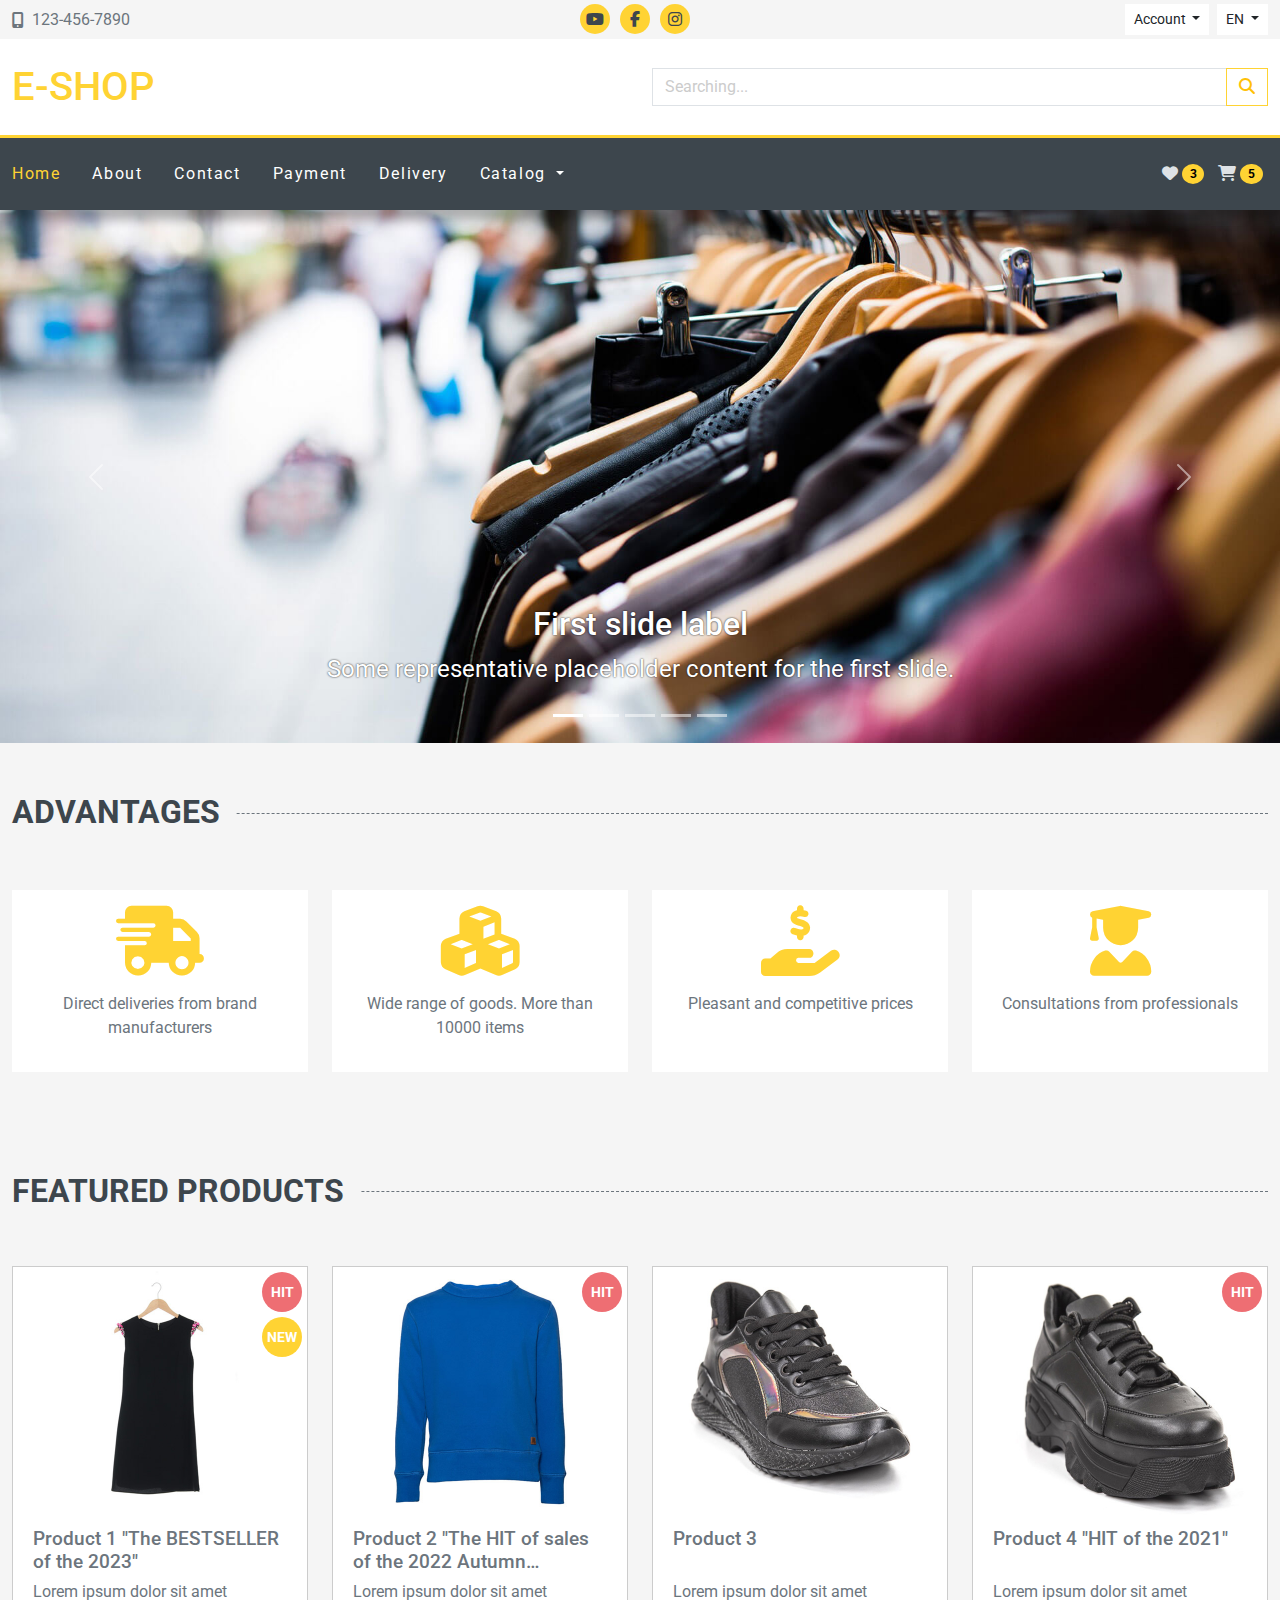
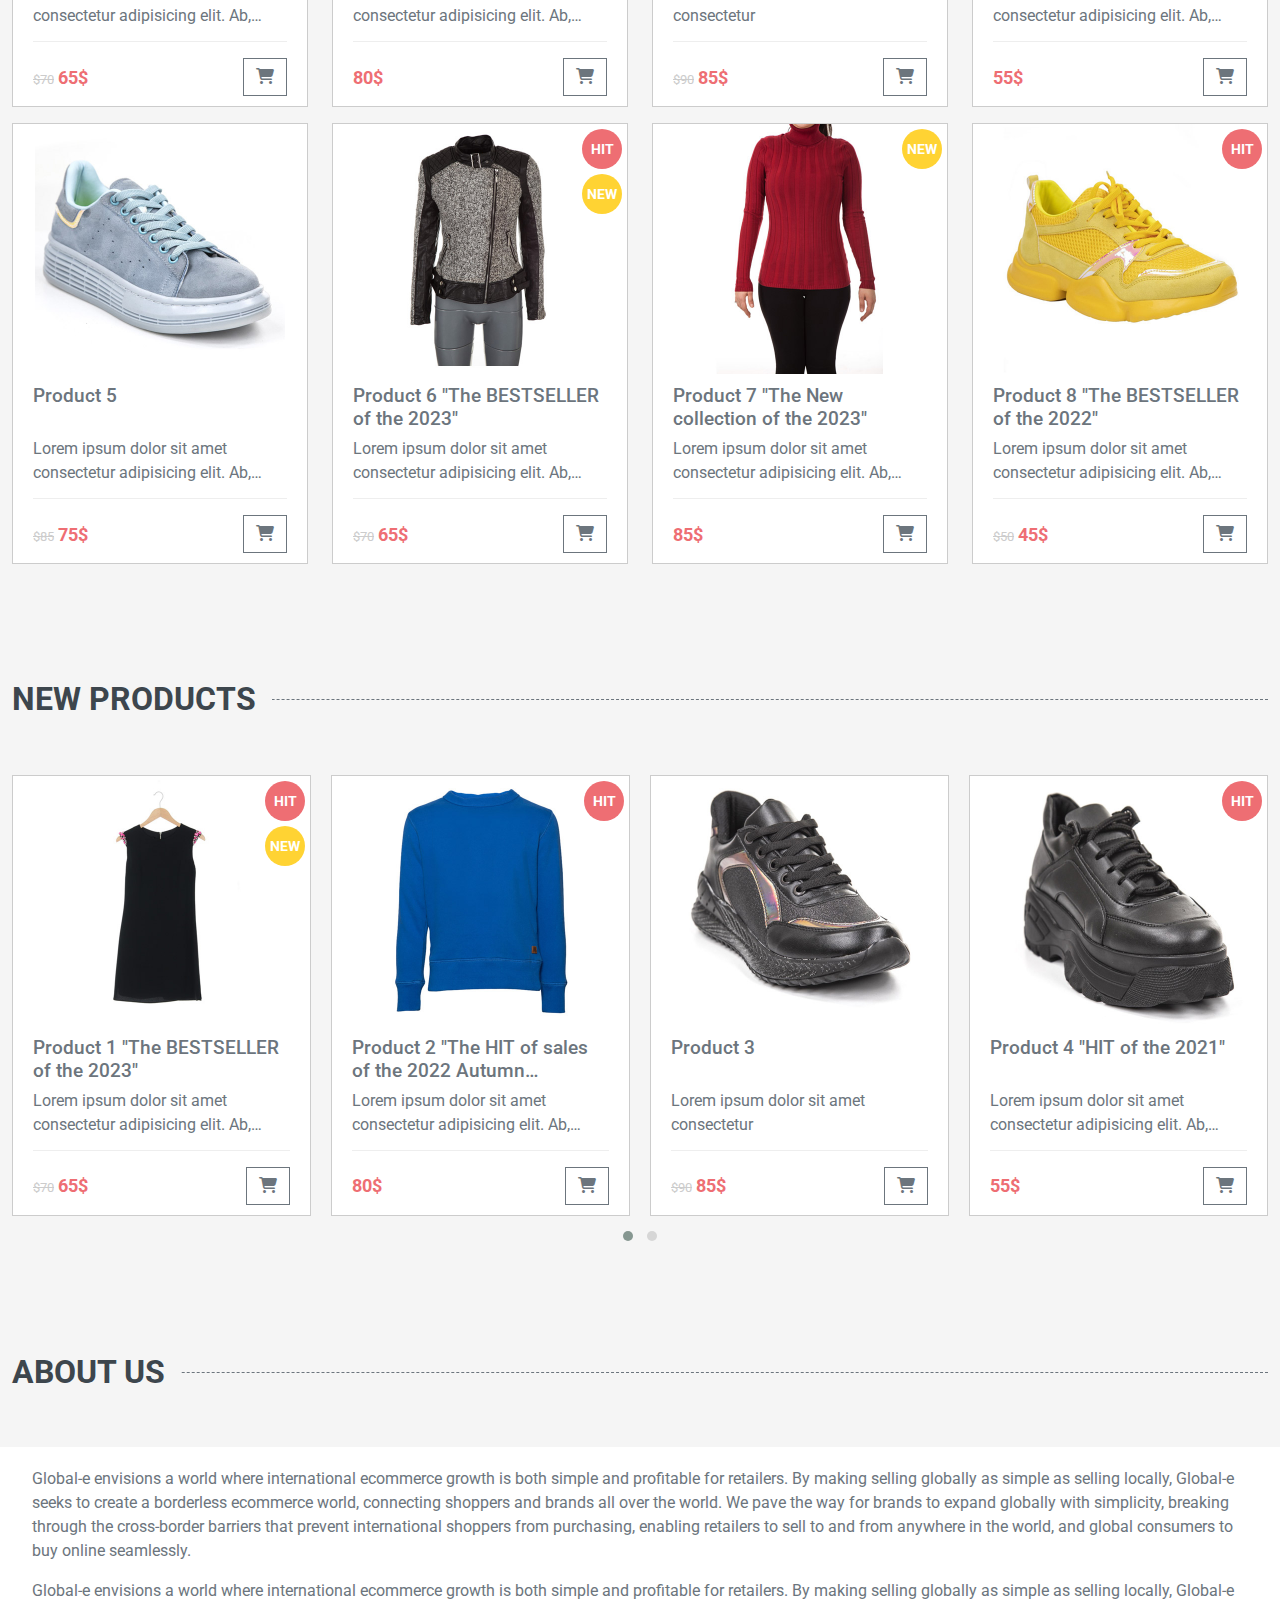
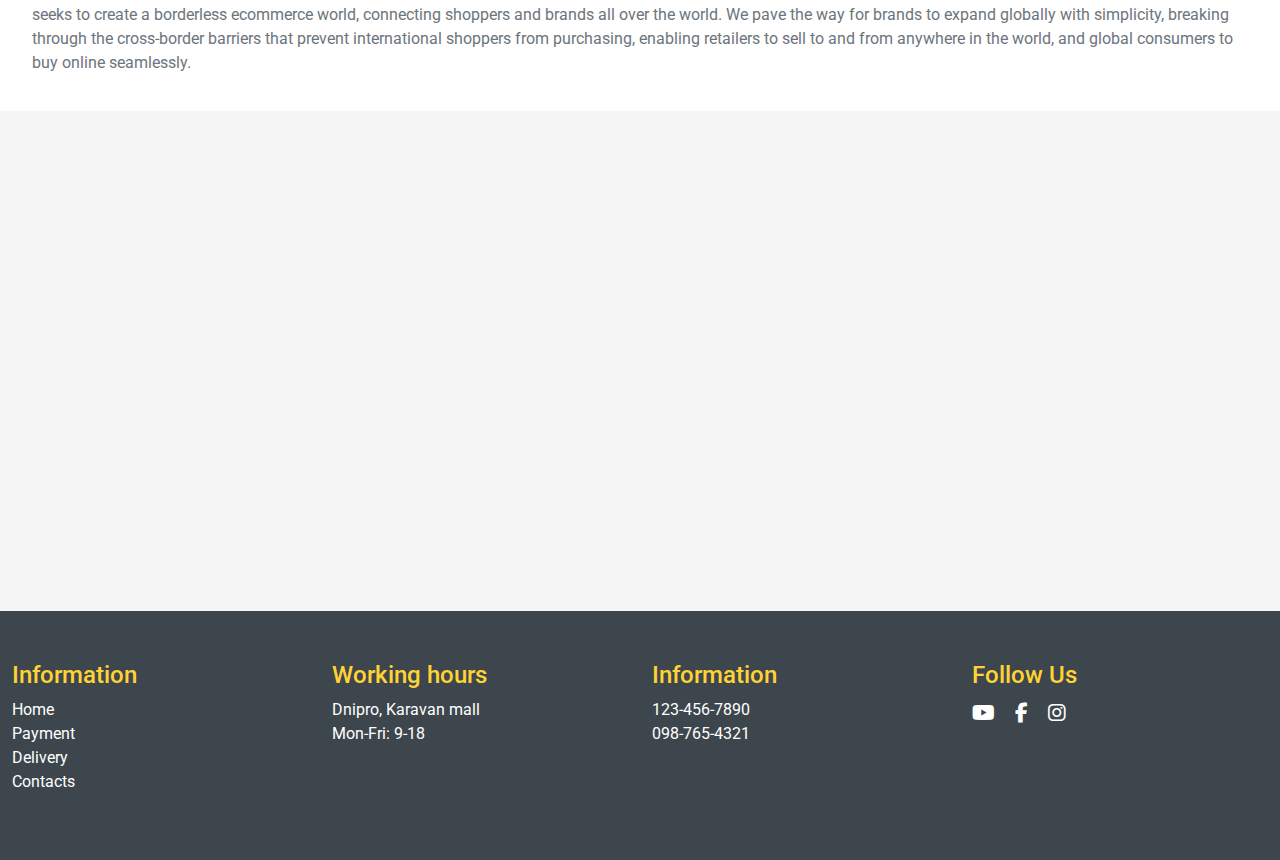
<file: index.html>
<!DOCTYPE html>
<html lang="en">
  <head>
    <meta charset="UTF-8" />
    <meta name="viewport" content="width=device-width, initial-scale=1.0" />
    <title>E-shop</title>
    <link rel="preconnect" href="https://fonts.googleapis.com" />
    <link rel="preconnect" href="https://fonts.gstatic.com" crossorigin />
    <link
      href="https://fonts.googleapis.com/css2?family=Roboto:wght@400;500;700&display=swap"
      rel="stylesheet"
    />
    <link
      rel="stylesheet"
      href="https://cdn.jsdelivr.net/npm/bootstrap@5.3.1/dist/css/bootstrap.min.css"
    />
    <link rel="stylesheet" href="https://cdnjs.cloudflare.com/ajax/libs/font-awesome/6.4.2/css/all.min.css">
    <link rel="stylesheet" href="https://cdnjs.cloudflare.com/ajax/libs/OwlCarousel2/2.3.4/assets/owl.carousel.min.css">
    <link rel="stylesheet" href="https://cdnjs.cloudflare.com/ajax/libs/OwlCarousel2/2.3.4/assets/owl.theme.default.min.css">
    <link rel="stylesheet" href="assets/css/main.css" />
    <link
      rel="shortcut icon"
      href="assets/img/favicon.ico"
      type="image/x-icon"
    />
  </head>
  <body>
    <div class="wrapper">
      <header class="header">
        <div class="header top py-1">
          <div class="container-fluid">
            <div class="row">
            <div class="col-6 col-sm-4">
            <div class="header-top-phone d-flex align-items-center h-100">
            <i class="fa-solid fa-mobile-screen-button fa-shake"></i>
            <a href="tel:+1234567890" class="ms-2">123-456-7890</a>
            </div>
            </div>
            <div class="col-sm-4 d-none d-sm-block">
              <ul class="social-icons d-flex justify-content-center">
                <li><a href="#"><i class="fa-brands fa-youtube fa-beat"></i></a></li>
                <li><a href="#"><i class="fa-brands fa-facebook-f fa-beat"></i></i></a></li>
                <li><a href="#"><i class="fa-brands fa-instagram fa-beat"></i></a></li>
              </ul>
            </div>
            <div class="col-6 col-sm-4">
              <div class="header-top-account d-flex justify-content-end">
              <div class="btn-group me-2">
                <div class="dropdown">
                  <button class="btn btn-sm dropdown-toggle" type="button" data-bs-toggle="dropdown" aria-expanded="false">
                    Account
                  </button>
                  <ul class="dropdown-menu">
                    <li><a class="dropdown-item" href="login.html">Sign in</a></li>
                    <li><a class="dropdown-item" href="register.html">Sign up</a></li>
                  </ul>
                </div>
              </div>
              <div class="btn-group">
                <div class="dropdown">
                  <button class="btn btn-sm dropdown-toggle" type="button" data-bs-toggle="dropdown" aria-expanded="false">
                    EN
                  </button>
                  <ul class="dropdown-menu">
                    <li><a class="dropdown-item" href="#">UA</a></li>
                    <li><a class="dropdown-item" href="#">DE</a></li>
                  </ul>
                </div>
              </div>
            </div>
          </div>
          </div>
          </div>
        </div>

        <div class="header-middle bg-white py-4">
          <div class="container-fluid">
            <div class="row align-items-center">
              <div class="col-sm-6">
                <a href="index.html" class="header-logo h1">E-shop</a>
              </div>
              


              <div class="col-sm-6 mt-2 mt-md-0">
                <form action="">
                  <div class="input-group">
                    <input type="text" class="form-control" name="search" placeholder="Searching..." aria-label="Searching..." aria-describedby="button-search">
                    <button class="btn btn-outline-warning" type="submit" id="button-search"><i class="fa-solid fa-magnifying-glass"></i></button>
                  </div>
                </form>
              </div>
            </div>
          </div>
        </div>
        <div class="offcanvas offcanvas-end" tabindex="-1" id="offcanvasCart" aria-labelledby="offcanvasCartLabel">
          <div class="offcanvas-header">
            <h5 class="offcanvas-title" id="offcanvasCartLabel">Offcanvas</h5>
            <button type="button" class="btn-close" data-bs-dismiss="offcanvas" aria-label="Close"></button>
          </div>
          <div class="offcanvas-body">
            <div class="table-responsive">
              <table class="table offcanvasCart-table">
                <tbody>
                  <tr>
                    <td class="product-img-td"><a href="#"><img src="assets/img/products/1.jpg" alt=""></a>
                    </td>
                    <td><a href="#">Product 1 "The BESTSELLER of the 2023"</a></td>
                    <td>$65</td>
                    <td>&times;1</td>
                    <td><button class="btn btn-danger"><i class="fa-regular fa-circle-xmark"></i></button></td>
                  </tr>
                  <tr>
                    <td class="product-img-td"><a href="#"><img src="assets/img/products/2.jpg" alt=""></a>
                    </td>
                    <td><a href="#">Product 1 "The BESTSELLER of the 2023"</a></td>
                    <td>$80</td>
                    <td>&times;2</td>
                    <td><button class="btn btn-danger"><i class="fa-regular fa-circle-xmark"></i></button></td>
                  </tr>
                  <tr>
                    <td class="product-img-td"><a href="#"><img src="assets/img/products/3.jpg" alt=""></a>
                    </td>
                    <td><a href="#">Product 1 "The BESTSELLER of the 2023"</a></td>
                    <td>$100</td>
                    <td>&times;1</td>
                    <td><button class="btn btn-danger"><i class="fa-regular fa-circle-xmark"></i></button></td>
                  </tr>
                </tbody>
                <tfoot>
                  <tr>
                    <td colspan="4" class="text-end">Total</td>
                    <td>$325</td>
                  </tr>
                </tfoot>
              </table>
            </div>
            <div class="text-end">
              <a href="cart.html" class="btn btn-outline-warning">Cart</a>
            <a href="checkout.html" class="btn btn-outline-secondary">Checkout</a>
            </div>
            
            <div class="dropdown mt-3">
              <button class="btn btn-warning dropdown-toggle" type="button" data-bs-toggle="dropdown">
                Dropdown button
              </button>
              <ul class="dropdown-menu">
                <li><a class="dropdown-item closecart" href="#footer" data-href="footer">Footer</a></li>
                <li><a class="dropdown-item closecart" href="#about" data-href="about">About</a></li>
                <li><a class="dropdown-item closecart" href="#map" data-href="map">Map</a></li>
              </ul>
            </div>
          </div>
        </div>
      </header>

      <div class="header-bottom sticky-top" id="header-nav">
        <nav class="navbar navbar-expand-md bg-dark" data-bs-theme="dark">
          <div class="container-fluid">
            <button class="navbar-toggler" type="button" data-bs-toggle="offcanvas" data-bs-target="#offcanvasNavbar" aria-controls="offcanvasNavbar" aria-expanded="false" aria-label="Toggle navigation">
              <span class="navbar-toggler-icon"></span>
            </button>
            <div class="offcanvas offcanvas-start" id="offcanvasNavbar" tabindex="-1" aria-labelledby="offcanvasNavbarLabel">
              <div class="offcanvas-header">
                <h5 class="offcanvas-title" id="offcanvasNavbarLabel">Catalog</h5>
                <button type="button" class="btn-close" data-bs-dismiss="offcanvas" aria-label="Close"></button>
              </div>
              <div class="offcanvas-body">
                <ul class="navbar-nav">
                <li class="nav-item">
                  <a class="nav-link active" aria-current="page" href="index.html">Home</a>
                </li>
                <li class="nav-item">
                  <a class="nav-link" href="#">About</a>
                </li>
                <li class="nav-item">
                  <a class="nav-link" href="#">Contact</a>
                </li>
                <li class="nav-item">
                  <a class="nav-link" href="#">Payment</a>
                </li>
                <li class="nav-item">
                  <a class="nav-link" href="#">Delivery</a>
                </li>
                <li class="nav-item dropdown">
                  <a class="nav-link dropdown-toggle" href="#" role="button" data-bs-toggle="dropdown" aria-expanded="false" data-bs-auto-close="outside">
                    Catalog
                  </a>
                
                  <ul class="dropdown-menu dropdown-menu-end">
                    <li><a class="dropdown-item" href="category.html">Shoes</a></li>
                    <li><a class="dropdown-item" href="category.html">Jeans</a></li>
                    <li><a class="dropdown-item" href="category.html">Swimwear</a></li>
                    <li><a class="dropdown-item" href="category.html">Jackets</a></li>
                    <li class="nav-item dropend"><a class="dropdown-item dropdown-toggle" href="#" data-bs-toggle="dropdown" data-bs-auto-close="outside">Sportswear</a>
                    <ul class="dropdown-menu dropdown-menu-end">
                      <li>
                        <a class="dropdown-item" href="category.html">Men's Sportwear</a>
                      </li>
                      <li>
                        <a class="dropdown-item" href="category.html">Women's Sportwear</a>
                      </li>
                      <li>
                        <a class="dropdown-item" href="category.html">Baby's Sportwear</a>
                      </li>
                    </ul>
                    </li>
                  </ul>
                </li>
              </ul>
            </div>
            </div>
            <div>
              <a href="#" class="btn p-1"><i class="fa-solid fa-heart"></i>
                <span class="badge text-bg-warning cart-badge bg-warning rounded-circle">3</span>
              </a>
              <button class="btn p-1" id="cart-open" type="button" data-bs-toggle="offcanvas" data-bs-target="#offcanvasCart" aria-controls="offcanvasCart"><i class="fa-solid fa-cart-shopping"></i>
                <span class="badge text-bg-warning cart-badge bg-warning rounded-circle">5</span></button>
            </div>
          </div>
        </nav>
      </div>


      <main class="main">
        
        <div id="carousel" class="carousel slide carousel-fade" data-bs-ride="carousel">
          <div class="carousel-indicators">
            <button type="button" data-bs-target="#carousel" data-bs-slide-to="0" class="active" aria-current="true" aria-label="Slide 1"></button>
            <button type="button" data-bs-target="#carousel" data-bs-slide-to="1" aria-label="Slide 2"></button>
            <button type="button" data-bs-target="#carousel" data-bs-slide-to="2" aria-label="Slide 3"></button>
            <button type="button" data-bs-target="#carousel" data-bs-slide-to="3" aria-label="Slide 4"></button>
            <button type="button" data-bs-target="#carousel" data-bs-slide-to="4" aria-label="Slide 5"></button>
          </div>
          <div class="carousel-inner">
            <div class="carousel-item active" data-bs-interval="3000">
              <img src="assets/img/1.jpg" class="d-block w-100" alt="...">
              <div class="carousel-caption">
                <h2>First slide label</h2>
                <p>Some representative placeholder content for the first slide.</p>
              </div>
            </div>
            <div class="carousel-item" data-bs-interval="3000">
              <img src="assets/img/2.jpg" class="d-block w-100" alt="...">
              <div class="carousel-caption">
                <h2>Second slide label</h2>
                <p>Some representative placeholder content for the second slide.</p>
              </div>
            </div>
            <div class="carousel-item" data-bs-interval="3000">
              <img src="assets/img/3.jpg" class="d-block w-100" alt="...">
              <div class="carousel-caption">
                <h2>Third slide label</h2>
                <p>Some representative placeholder content for the third slide.</p>
              </div>
            </div>
            <div class="carousel-item" data-bs-interval="3000">
              <img src="assets/img/4.jpg" class="d-block w-100" alt="...">
              <div class="carousel-caption">
                <h2>Fourth slide label</h2>
                <p>Some representative placeholder content for the third slide.</p>
              </div>
            </div>
            <div class="carousel-item" data-bs-interval="3000">
              <img src="assets/img/5.jpg" class="d-block w-100" alt="...">
              <div class="carousel-caption">
                <h2>Fifth slide label</h2>
                <p>Some representative placeholder content for the third slide.</p>
              </div>
            </div>
          </div>
          <button class="carousel-control-prev" type="button" data-bs-target="#carousel" data-bs-slide="prev">
            <span class="carousel-control-prev-icon" aria-hidden="true"></span>
            <span class="visually-hidden">Previous</span>
          </button>
          <button class="carousel-control-next" type="button" data-bs-target="#carousel" data-bs-slide="next">
            <span class="carousel-control-next-icon" aria-hidden="true"></span>
            <span class="visually-hidden">Next</span>
          </button>
        </div>

        <section class="advantages">
          <div class="container-fluid">
            <div class="row mb-5">
              <div class="col-12">
                <h2 class="section-title"><span>Advantages</span></h2>
              </div>
            </div>
            <div class="items">
              <div class="row gy-3">
                <div class="col-lg-3 col-sm-6">
                  <div class="item">
                    <p><i class="fas fa-shipping-fast"></i></p>
                    <p>Direct deliveries from brand manufacturers</p>
                  </div>
                </div>
                <div class="col-lg-3 col-sm-6">
                  <div class="item">
                    <p><i class="fas fa-cubes"></i></p>
                    <p>Wide range of goods. More than 10000 items</p>
                  </div>
                </div>
                <div class="col-lg-3 col-sm-6">
                  <div class="item">
                    <p><i class="fas fa-hand-holding-usd"></i></p>
                    <p>Pleasant and competitive prices</p>
                  </div>
                </div>
                <div class="col-lg-3 col-sm-6">
                  <div class="item">
                    <p><i class="fa-solid fa-user-graduate"></i></p>
                    <p>Consultations from professionals</p>
                  </div>
                </div>
              </div>
            </div>

          </div>
        </section>

        <section class="featured-products">
          <div class="container-fluid">
            <div class="row mb-5">
              <div class="col-12">
                <h2 class="section-title"><span>Featured products</span></h2>
              </div>
            </div>
          
          <div class="row">
            <div class="col-lg-3 col-md-4 col-sm-6 mb-3">
              <div class="product-card">
                <div class="product-card-offer">
                  <div class="offer-hit">Hit</div>
                  <div class="offer-new">New</div>
                </div>
                <div class="product-thumb">
                  <a href="product.html"><img src="assets/img/products/1.jpg" alt=""></a>
                </div>
                <div class="product-details">
                  <h4>
                    <a href="product.html">Product 1 "The BESTSELLER of the 2023"</a>
                  </h4>
                  <p class="product-excerpt">Lorem ipsum dolor sit amet consectetur adipisicing elit. Ab, consequatur!</p>
                  <div class="product-bottom-details d-flex justify-content-between align-items-center">
                    <div class="product-price">
                      <small>$70</small>
                      65$
                    </div>
                    <div class="product-links">
                      <a href="#" class="btn btn-outline-secondary add-to-cart"><i class="fas fa-shopping-cart"></i></a>
                    </div>
                  </div>
                </div>
              </div>
            </div>
            <div class="col-lg-3 col-md-4 col-sm-6 mb-3">
              <div class="product-card">
                <div class="product-card-offer">
                  <div class="offer-hit">Hit</div>
                  
                </div>
                <div class="product-thumb">
                  <a href="product.html"><img src="assets/img/products/2.jpg" alt=""></a>
                </div>
                <div class="product-details">
                  <h4>
                    <a href="product.html">Product 2 "The HIT of sales of the 2022 Autumn collection"</a>
                  </h4>
                  <p class="product-excerpt">Lorem ipsum dolor sit amet consectetur adipisicing elit. Ab, consequatur!</p>
                  <div class="product-bottom-details d-flex justify-content-between align-items-center">
                    <div class="product-price">
                      
                      80$
                    </div>
                    <div class="product-links">
                      <a href="#" class="btn btn-outline-secondary add-to-cart"><i class="fas fa-shopping-cart"></i></a>
                    </div>
                  </div>
                </div>
              </div>
            </div>
            <div class="col-lg-3 col-md-4 col-sm-6 mb-3">
              <div class="product-card">
                <div class="product-card-offer">
                  
                </div>
                <div class="product-thumb">
                  <a href="product.html"><img src="assets/img/products/3.jpg" alt=""></a>
                </div>
                <div class="product-details">
                  <h4>
                    <a href="product.html">Product 3</a>
                  </h4>
                  <p class="product-excerpt">Lorem ipsum dolor sit amet consectetur</p>
                  <div class="product-bottom-details d-flex justify-content-between align-items-center">
                    <div class="product-price">
                      <small>$90</small>
                      85$
                    </div>
                    <div class="product-links">
                      <a href="#" class="btn btn-outline-secondary add-to-cart"><i class="fas fa-shopping-cart"></i></a>
                    </div>
                  </div>
                </div>
              </div>
            </div>
            <div class="col-lg-3 col-md-4 col-sm-6 mb-3">
              <div class="product-card">
                <div class="product-card-offer">
                  <div class="offer-hit">Hit</div>
                  
                </div>
                <div class="product-thumb">
                  <a href="product.html"><img src="assets/img/products/4.jpg" alt=""></a>
                </div>
                <div class="product-details">
                  <h4>
                    <a href="product.html">Product 4 "HIT of the 2021"</a>
                  </h4>
                  <p class="product-excerpt">Lorem ipsum dolor sit amet consectetur adipisicing elit. Ab, consequatur!</p>
                  <div class="product-bottom-details d-flex justify-content-between align-items-center">
                    <div class="product-price">
                      
                      55$
                    </div>
                    <div class="product-links">
                      <a href="#" class="btn btn-outline-secondary add-to-cart"><i class="fas fa-shopping-cart"></i></a>
                    </div>
                  </div>
                </div>
              </div>
            </div>
            <div class="col-lg-3 col-md-4 col-sm-6 mb-3">
              <div class="product-card">
                <div class="product-card-offer">
                  
                </div>
                <div class="product-thumb">
                  <a href="product.html"><img src="assets/img/products/5.jpg" alt=""></a>
                </div>
                <div class="product-details">
                  <h4>
                    <a href="product.html">Product 5</a>
                  </h4>
                  <p class="product-excerpt">Lorem ipsum dolor sit amet consectetur adipisicing elit. Ab, consequatur!</p>
                  <div class="product-bottom-details d-flex justify-content-between align-items-center">
                    <div class="product-price">
                      <small>$85</small>
                      75$
                    </div>
                    <div class="product-links">
                      <a href="#" class="btn btn-outline-secondary add-to-cart"><i class="fas fa-shopping-cart"></i></a>
                    </div>
                  </div>
                </div>
              </div>
            </div>
            <div class="col-lg-3 col-md-4 col-sm-6 mb-3">
              <div class="product-card">
                <div class="product-card-offer">
                  <div class="offer-hit">Hit</div>
                  <div class="offer-new">New</div>
                </div>
                <div class="product-thumb">
                  <a href="product.html"><img src="assets/img/products/6.jpg" alt=""></a>
                </div>
                <div class="product-details">
                  <h4>
                    <a href="product.html">Product 6 "The BESTSELLER of the 2023"</a>
                  </h4>
                  <p class="product-excerpt">Lorem ipsum dolor sit amet consectetur adipisicing elit. Ab, consequatur!</p>
                  <div class="product-bottom-details d-flex justify-content-between align-items-center">
                    <div class="product-price">
                      <small>$70</small>
                      65$
                    </div>
                    <div class="product-links">
                      <a href="#" class="btn btn-outline-secondary add-to-cart"><i class="fas fa-shopping-cart"></i></a>
                    </div>
                  </div>
                </div>
              </div>
            </div>
            <div class="col-lg-3 col-md-4 col-sm-6 mb-3">
              <div class="product-card">
                <div class="product-card-offer">
                  
                  <div class="offer-new">New</div>
                </div>
                <div class="product-thumb">
                  <a href="product.html"><img src="assets/img/products/7.jpg" alt=""></a>
                </div>
                <div class="product-details">
                  <h4>
                    <a href="product.html">Product 7 "The New collection of the 2023"</a>
                  </h4>
                  <p class="product-excerpt">Lorem ipsum dolor sit amet consectetur adipisicing elit. Ab, consequatur!</p>
                  <div class="product-bottom-details d-flex justify-content-between align-items-center">
                    <div class="product-price">
                      
                      85$
                    </div>
                    <div class="product-links">
                      <a href="#" class="btn btn-outline-secondary add-to-cart"><i class="fas fa-shopping-cart"></i></a>
                    </div>
                  </div>
                </div>
              </div>
            </div>
            <div class="col-lg-3 col-md-4 col-sm-6 mb-3">
              <div class="product-card">
                <div class="product-card-offer">
                  <div class="offer-hit">Hit</div>
                  
                </div>
                <div class="product-thumb">
                  <a href="product.html"><img src="assets/img/products/8.jpg" alt=""></a>
                </div>
                <div class="product-details">
                  <h4>
                    <a href="product.html">Product 8 "The BESTSELLER of the 2022"</a>
                  </h4>
                  <p class="product-excerpt">Lorem ipsum dolor sit amet consectetur adipisicing elit. Ab, consequatur!</p>
                  <div class="product-bottom-details d-flex justify-content-between align-items-center">
                    <div class="product-price">
                      <small>$50</small>
                      45$
                    </div>
                    <div class="product-links">
                      <a href="#" class="btn btn-outline-secondary add-to-cart"><i class="fas fa-shopping-cart"></i></a>
                    </div>
                  </div>
                </div>
              </div>
            </div>
          </div>
        </div>
        </section>

        <section class="new-products">
          <div class="container-fluid">
          <div class="row mb-5">
            <div class="col-12">
              <h2 class="section-title"><span>New products</span></h2>
            </div>
          </div>

          <div class="owl-carousel owl-theme owl-carousel-full">
            <div class="product-card">
              <div class="product-card-offer">
                <div class="offer-hit">Hit</div>
                <div class="offer-new">New</div>
              </div>
              <div class="product-thumb">
                <a href="product.html"><img src="assets/img/products/1.jpg" alt=""></a>
              </div>
              <div class="product-details">
                <h4>
                  <a href="product.html">Product 1 "The BESTSELLER of the 2023"</a>
                </h4>
                <p class="product-excerpt">Lorem ipsum dolor sit amet consectetur adipisicing elit. Ab, consequatur!</p>
                <div class="product-bottom-details d-flex justify-content-between align-items-center">
                  <div class="product-price">
                    <small>$70</small>
                    65$
                  </div>
                  <div class="product-links">
                    <a href="#" class="btn btn-outline-secondary add-to-cart"><i class="fas fa-shopping-cart"></i></a>
                  </div>
                </div>
              </div>
            </div>

            <div class="product-card">
              <div class="product-card-offer">
                <div class="offer-hit">Hit</div>
                
              </div>
              <div class="product-thumb">
                <a href="product.html"><img src="assets/img/products/2.jpg" alt=""></a>
              </div>
              <div class="product-details">
                <h4>
                  <a href="product.html">Product 2 "The HIT of sales of the 2022 Autumn collection"</a>
                </h4>
                <p class="product-excerpt">Lorem ipsum dolor sit amet consectetur adipisicing elit. Ab, consequatur!</p>
                <div class="product-bottom-details d-flex justify-content-between align-items-center">
                  <div class="product-price">
                    
                    80$
                  </div>
                  <div class="product-links">
                    <a href="#" class="btn btn-outline-secondary add-to-cart"><i class="fas fa-shopping-cart"></i></a>
                  </div>
                </div>
              </div>
            </div>

            <div class="product-card">
              <div class="product-card-offer">
                
              </div>
              <div class="product-thumb">
                <a href="product.html"><img src="assets/img/products/3.jpg" alt=""></a>
              </div>
              <div class="product-details">
                <h4>
                  <a href="product.html">Product 3</a>
                </h4>
                <p class="product-excerpt">Lorem ipsum dolor sit amet consectetur</p>
                <div class="product-bottom-details d-flex justify-content-between align-items-center">
                  <div class="product-price">
                    <small>$90</small>
                    85$
                  </div>
                  <div class="product-links">
                    <a href="#" class="btn btn-outline-secondary add-to-cart"><i class="fas fa-shopping-cart"></i></a>
                  </div>
                </div>
              </div>
            </div>

            <div class="product-card">
              <div class="product-card-offer">
                <div class="offer-hit">Hit</div>
                
              </div>
              <div class="product-thumb">
                <a href="product.html"><img src="assets/img/products/4.jpg" alt=""></a>
              </div>
              <div class="product-details">
                <h4>
                  <a href="product.html">Product 4 "HIT of the 2021"</a>
                </h4>
                <p class="product-excerpt">Lorem ipsum dolor sit amet consectetur adipisicing elit. Ab, consequatur!</p>
                <div class="product-bottom-details d-flex justify-content-between align-items-center">
                  <div class="product-price">
                    
                    55$
                  </div>
                  <div class="product-links">
                    <a href="#" class="btn btn-outline-secondary add-to-cart"><i class="fas fa-shopping-cart"></i></a>
                  </div>
                </div>
              </div>
            </div>

            <div class="product-card">
              <div class="product-card-offer">
                
              </div>
              <div class="product-thumb">
                <a href="product.html"><img src="assets/img/products/5.jpg" alt=""></a>
              </div>
              <div class="product-details">
                <h4>
                  <a href="product.html">Product 5</a>
                </h4>
                <p class="product-excerpt">Lorem ipsum dolor sit amet consectetur adipisicing elit. Ab, consequatur!</p>
                <div class="product-bottom-details d-flex justify-content-between align-items-center">
                  <div class="product-price">
                    <small>$85</small>
                    75$
                  </div>
                  <div class="product-links">
                    <a href="#" class="btn btn-outline-secondary add-to-cart"><i class="fas fa-shopping-cart"></i></a>
                  </div>
                </div>
              </div>
            </div>

            <div class="product-card">
              <div class="product-card-offer">
                <div class="offer-hit">Hit</div>
                <div class="offer-new">New</div>
              </div>
              <div class="product-thumb">
                <a href="product.html"><img src="assets/img/products/6.jpg" alt=""></a>
              </div>
              <div class="product-details">
                <h4>
                  <a href="product.html">Product 6 "The BESTSELLER of the 2023"</a>
                </h4>
                <p class="product-excerpt">Lorem ipsum dolor sit amet consectetur adipisicing elit. Ab, consequatur!</p>
                <div class="product-bottom-details d-flex justify-content-between align-items-center">
                  <div class="product-price">
                    <small>$70</small>
                    65$
                  </div>
                  <div class="product-links">
                    <a href="#" class="btn btn-outline-secondary add-to-cart"><i class="fas fa-shopping-cart"></i></a>
                  </div>
                </div>
              </div>
            </div>

            <div class="product-card">
              <div class="product-card-offer">
                
                <div class="offer-new">New</div>
              </div>
              <div class="product-thumb">
                <a href="product.html"><img src="assets/img/products/7.jpg" alt=""></a>
              </div>
              <div class="product-details">
                <h4>
                  <a href="product.html">Product 7 "The New collection of the 2023"</a>
                </h4>
                <p class="product-excerpt">Lorem ipsum dolor sit amet consectetur adipisicing elit. Ab, consequatur!</p>
                <div class="product-bottom-details d-flex justify-content-between align-items-center">
                  <div class="product-price">
                    
                    85$
                  </div>
                  <div class="product-links">
                    <a href="#" class="btn btn-outline-secondary add-to-cart"><i class="fas fa-shopping-cart"></i></a>
                  </div>
                </div>
              </div>
            </div>

            <div class="product-card">
              <div class="product-card-offer">
                <div class="offer-hit">Hit</div>
                
              </div>
              <div class="product-thumb">
                <a href="product.html"><img src="assets/img/products/8.jpg" alt=""></a>
              </div>
              <div class="product-details">
                <h4>
                  <a href="product.html">Product 8 "The BESTSELLER of the 2022"</a>
                </h4>
                <p class="product-excerpt">Lorem ipsum dolor sit amet consectetur adipisicing elit. Ab, consequatur!</p>
                <div class="product-bottom-details d-flex justify-content-between align-items-center">
                  <div class="product-price">
                    <small>$50</small>
                    45$
                  </div>
                  <div class="product-links">
                    <a href="#" class="btn btn-outline-secondary add-to-cart"><i class="fas fa-shopping-cart"></i></a>
                  </div>
                </div>
              </div>
            </div>

          </div>
        </div>
        </section>

        <section class="about-us" id="about">
          <div class="container-fluid">
          <div class="row mb-5">
            <div class="col-12">
              <h2 class="section-title"><span>About Us</span></h2>
            </div>
          </div>
          <div class="row about-us-text">
            <div class="col-12">
              <p>Global-e envisions a world where international ecommerce growth is both simple and profitable for retailers. By making selling globally as simple as selling locally, Global-e seeks to create a borderless ecommerce world, connecting shoppers and brands all over the world.
                We pave the way for brands to expand globally with simplicity, breaking through the cross-border barriers that prevent international shoppers from purchasing, enabling retailers to sell to and from anywhere in the world, and global consumers to buy online seamlessly.</p>
                <p>Global-e envisions a world where international ecommerce growth is both simple and profitable for retailers. By making selling globally as simple as selling locally, Global-e seeks to create a borderless ecommerce world, connecting shoppers and brands all over the world.
                  We pave the way for brands to expand globally with simplicity, breaking through the cross-border barriers that prevent international shoppers from purchasing, enabling retailers to sell to and from anywhere in the world, and global consumers to buy online seamlessly.</p>
              </div>
          </div>
        </div>
        </section>

        <iframe id="map" src="https://www.google.com/maps/embed?pb=!1m18!1m12!1m3!1d21137.824917160826!2d35.03847009724106!3d48.528859939391864!2m3!1f0!2f0!3f0!3m2!1i1024!2i768!4f13.1!3m3!1m2!1s0x40d958c91fa3ff3b%3A0x8e5048ae7dd11059!2z0KLQoNCmINCa0LDRgNCw0LLQsNC9!5e0!3m2!1sru!2sua!4v1694150749318!5m2!1sru!2sua" width="100%" height="450" style="border:0; display: block;" allowfullscreen="" loading="lazy" referrerpolicy="no-referrer-when-downgrade"></iframe>



      </main>

      <footer class="footer" id="footer">
        <div class="container-fluid">
          <div class="row">
            <div class="col-md-3 col-6">
              <h4>Information</h4>
              <ul class="list-unstyled">
                <li><a href="index.html">Home</a></li>
                <li><a href="#">Payment</a></li>
                <li><a href="#">Delivery</a></li>
                <li><a href="#">Contacts</a></li>
              </ul>
            </div>
            <div class="col-md-3 col-6">
              <h4>Working hours</h4>
              <ul class="list-unstyled">
                <li>Dnipro, Karavan mall</li>
                <li>Mon-Fri: 9-18</li>
              </ul>
            </div>
            <div class="col-md-3 col-6">
              <h4>Information</h4>
              <ul class="list-unstyled">
                <li><a href="tel:1234567890">123-456-7890</a></li>
                <li><a href="tel:0987654321">098-765-4321</a></li>
              </ul>
            </div>
            <div class="col-md-3 col-6">
              <h4>Follow Us</h4>
              <ul class="list-unstyled footer-icons">
                <li><a href="#"><i class="fa-brands fa-youtube fa-beat"></i></a></li>
                <li><a href="#"><i class="fa-brands fa-facebook-f fa-beat"></i></i></a></li>
                <li><a href="#"><i class="fa-brands fa-instagram fa-beat"></i></a></li>
              </ul>
            </div>
          </div>
        </div>
      </footer>
    </div>

    <button id="top">
      <i class="fa-regular fa-square-caret-up fa-beat-fade"></i>
    </button>

    <script src="https://cdnjs.cloudflare.com/ajax/libs/jquery/3.7.1/jquery.min.js"></script>
    <script src="https://cdn.jsdelivr.net/npm/bootstrap@5.3.1/dist/js/bootstrap.bundle.min.js"></script>
    <script src="https://cdnjs.cloudflare.com/ajax/libs/OwlCarousel2/2.3.4/owl.carousel.min.js"></script>
    <script src="assets/js/main.js"></script>
  </body>
</html>
</file>
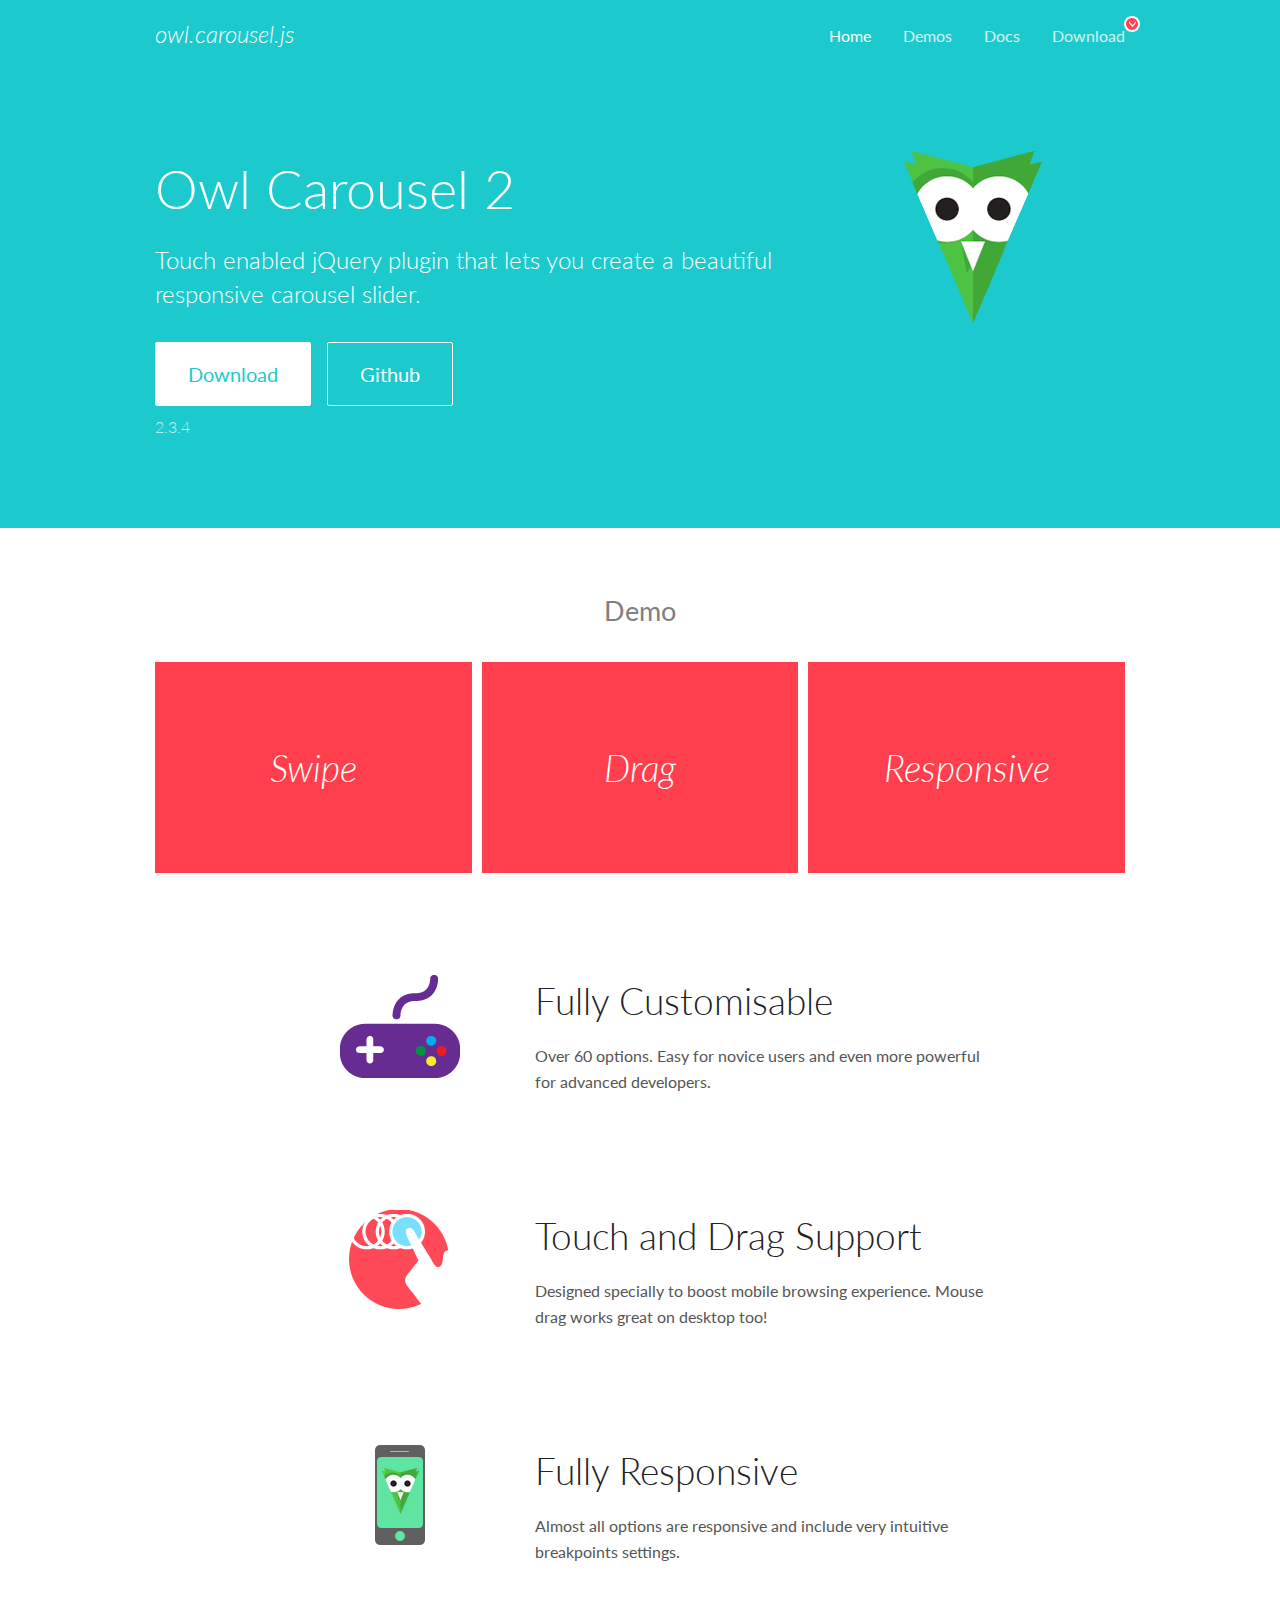
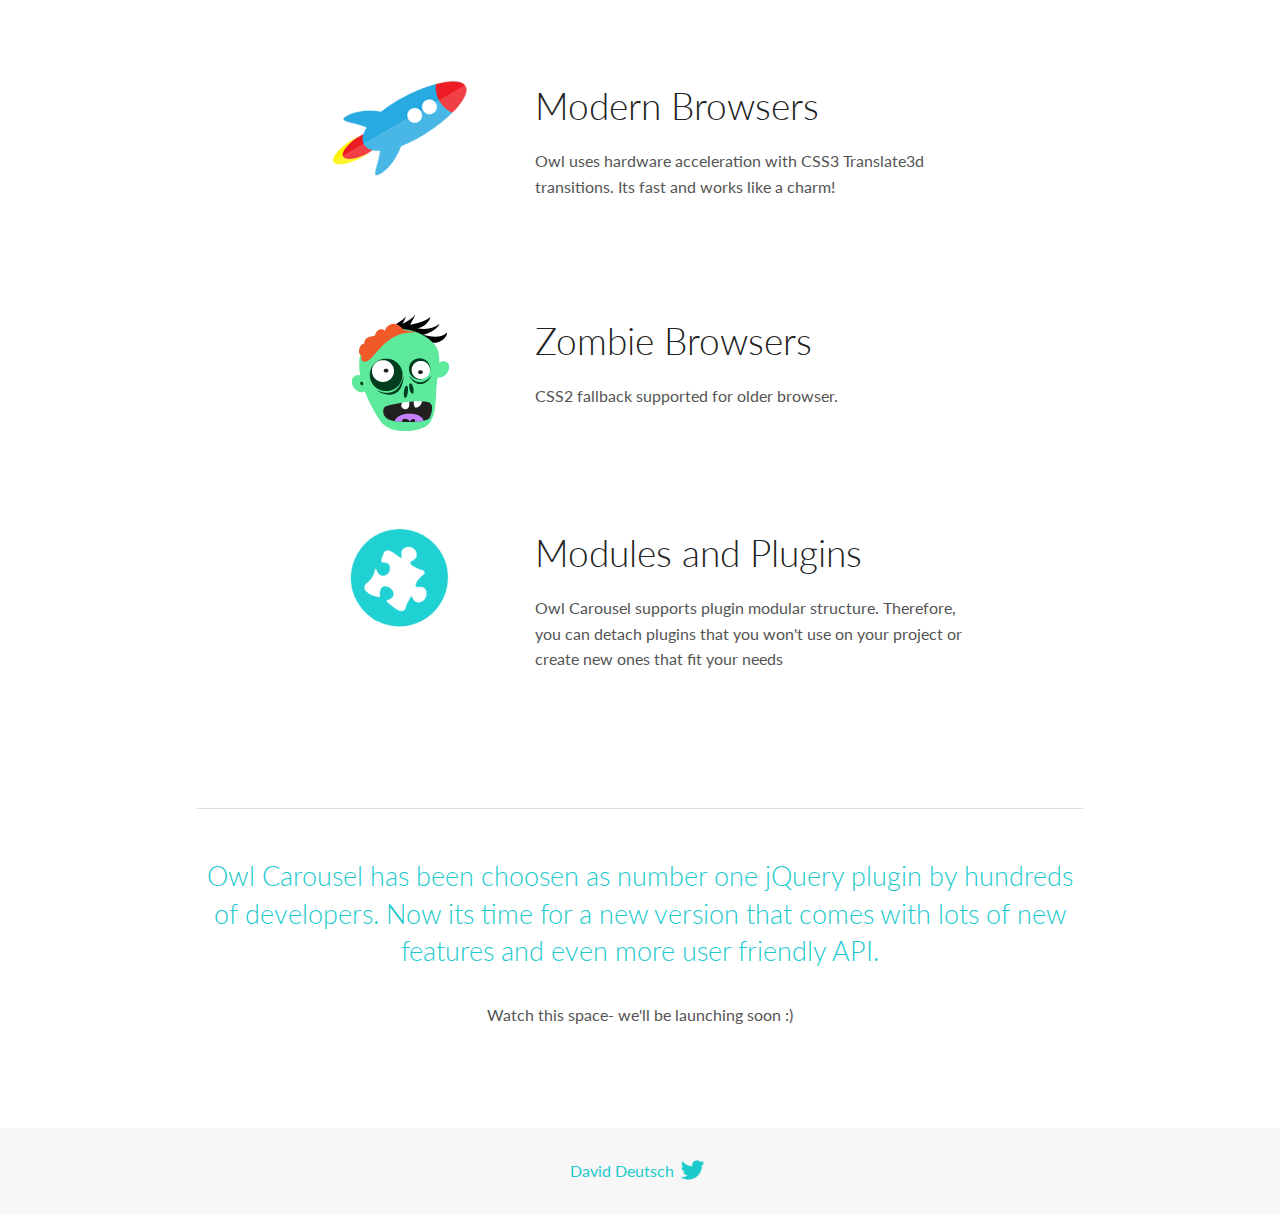
<file: assets/OwlCarousel2-2.3.4/docs/index.html>
<!DOCTYPE html>
<html lang="en">
  <head>

    <!-- head -->
    <meta charset="utf-8">
    <meta name="msapplication-tap-highlight" content="no" />
    <meta name="viewport" content="width=device-width, initial-scale=1.0" />
    <meta name="description" content="Touch enabled jQuery plugin that lets you create beautiful responsive carousel slider.">
    <meta name="author" content="David Deutsch">
    <title>
      Home | Owl Carousel | 2.3.4
    </title>

    <!-- Stylesheets -->
    <link href='https://fonts.googleapis.com/css?family=Lato:300,400,700,400italic,300italic' rel='stylesheet' type='text/css'>
    <link rel="stylesheet" href="assets/css/docs.theme.min.css">

    <!-- Owl Stylesheets -->
    <link rel="stylesheet" href="assets/owlcarousel/assets/owl.carousel.min.css">
    <link rel="stylesheet" href="assets/owlcarousel/assets/owl.theme.default.min.css">

    <!-- HTML5 shim and Respond.js IE8 support of HTML5 elements and media queries -->

    <!--[if lt IE 9]>
      <script src="https://oss.maxcdn.com/libs/html5shiv/3.7.0/html5shiv.js"></script>
      <script src="https://oss.maxcdn.com/libs/respond.js/1.3.0/respond.min.js"></script>
    <![endif]-->

    <!-- Favicons -->
    <link rel="apple-touch-icon-precomposed" sizes="144x144" href="assets/ico/apple-touch-icon-144-precomposed.png">
    <link rel="shortcut icon" href="assets/ico/favicon.png">
    <link rel="shortcut icon" href="favicon.ico">

    <!-- Yeah i know js should not be in header. Its required for demos.-->

    <!-- javascript -->
    <script src="assets/vendors/jquery.min.js"></script>
    <script src="assets/owlcarousel/owl.carousel.js"></script>
  </head>
  <body>

    <!-- header -->
    <header class="header">
      <div class="row">
        <div class="large-12 columns">
          <div class="brand left">
            <h3>
              <a href="/OwlCarousel2/">owl.carousel.js</a> 
            </h3>
          </div>
          <a id="toggle-nav" class="right">
            <span></span> <span></span> <span></span> 
          </a> 
          <div class="nav-bar">
            <ul class="clearfix">
              <li class="active">
                <a href="/OwlCarousel2/index.html">Home</a> 
              </li>
              <li> <a href="/OwlCarousel2/demos/demos.html">Demos</a>  </li>
              <li> <a href="/OwlCarousel2/docs/started-welcome.html">Docs</a>  </li>
              <li>
                <a href="https://github.com/OwlCarousel2/OwlCarousel2/archive/2.3.4.zip">Download</a> 
                <span class="download"></span> 
              </li>
            </ul>
          </div>
        </div>
      </div>
    </header>

    <!-- home panel -->
    <section id="hero">
      <div class="row">
        <div class="large-8 medium-8 columns">
          <h1>Owl Carousel 2</h1>
          <h4>Touch enabled jQuery plugin that lets you create a beautiful responsive carousel slider.</h4>
          <a href="https://github.com/OwlCarousel2/OwlCarousel2/archive/2.3.4.zip" class="hero-button">Download</a> 
          <a href="https://github.com/OwlCarousel2/OwlCarousel2" class="hero-button outline">Github</a> 
          <p>2.3.4</p>
        </div>
        <div class="large-4 medium-4 columns">
          <img class="owl-logo" src="assets/img/owl-logo.png" alt="mr. Owl">
        </div>
      </div>
    </section>

    <!-- body -->
    <div class="home-demo">
      <div class="row">
        <div class="large-12 columns">
          <h3>Demo</h3>
          <div class="owl-carousel">
            <div class="item">
              <h2>Swipe</h2>
            </div>
            <div class="item">
              <h2>Drag</h2>
            </div>
            <div class="item">
              <h2>Responsive</h2>
            </div>
            <div class="item">
              <h2>CSS3</h2>
            </div>
            <div class="item">
              <h2>Fast</h2>
            </div>
            <div class="item">
              <h2>Easy</h2>
            </div>
            <div class="item">
              <h2>Free</h2>
            </div>
            <div class="item">
              <h2>Upgradable</h2>
            </div>
            <div class="item">
              <h2>Tons of options</h2>
            </div>
            <div class="item">
              <h2>Infinity</h2>
            </div>
            <div class="item">
              <h2>Auto Width</h2>
            </div>
          </div>
        </div>
      </div>
    </div>
    <script>
      var owl = $('.owl-carousel');
      owl.owlCarousel({
        margin: 10,
        loop: true,
        responsive: {
          0: {
            items: 1
          },
          600: {
            items: 2
          },
          1000: {
            items: 3
          }
        }
      })
    </script>

    <!-- features -->
    <div id="features">
      <div class="row">
        <div class="small-12 medium-9 small-centered columns">
          <section class="row feature">
            <div class="medium-4 small-12 columns">
              <img src="assets/img/feature-options.png" alt="">
            </div>
            <div class="medium-8 small-12 columns">
              <h2>Fully Customisable</h2>
              <p>Over 60 options. Easy for novice users and even more powerful for advanced developers.</p>
            </div>
          </section>
          <section class="row feature">
            <div class="medium-4 small-12 columns">
              <img src="assets/img/feature-drag.png" alt="">
            </div>
            <div class="medium-8 small-12 columns">
              <h2>Touch and Drag Support</h2>
              <p>Designed specially to boost mobile browsing experience. Mouse drag works great on desktop too!</p>
            </div>
          </section>
          <section class="row feature">
            <div class="medium-4 small-12 columns">
              <img src="assets/img/feature-responsive.png" alt="">
            </div>
            <div class="medium-8 small-12 columns">
              <h2>Fully Responsive</h2>
              <p>Almost all options are responsive and include very intuitive breakpoints settings.</p>
            </div>
          </section>
          <section class="row feature">
            <div class="medium-4 small-12 columns">
              <img src="assets/img/feature-modern.png" alt="">
            </div>
            <div class="medium-8 small-12 columns">
              <h2>Modern Browsers</h2>
              <p>Owl uses hardware acceleration with CSS3 Translate3d transitions. Its fast and works like a charm! </p>
            </div>
          </section>
          <section class="row feature">
            <div class="medium-4 small-12 columns">
              <img src="assets/img/feature-zombie.png" alt="">
            </div>
            <div class="medium-8 small-12 columns">
              <h2>Zombie Browsers</h2>
              <p>CSS2 fallback supported for older browser.</p>
            </div>
          </section>
          <section class="row feature">
            <div class="medium-4 small-12 columns">
              <img src="assets/img/feature-module.png" alt="">
            </div>
            <div class="medium-8 small-12 columns">
              <h2>Modules and Plugins</h2>
              <p>Owl Carousel supports plugin modular structure. Therefore, you can detach plugins that you won&#x27;t use on your project or create new ones that fit your needs</p>
            </div>
          </section>
        </div>
      </div>
    </div>

    <!-- footer -->
    <section id="teaser-text">
      <div class="row">
        <div class="small-12 medium-11 small-centered columns">
          <hr>
          <h3 id="owl-carousel-has-been-choosen-as-number-one-jquery-plugin-by-hundreds-of-developers-now-its-time-for-a-new-version-that-comes-with-lots-of-new-features-and-even-more-user-friendly-api-">Owl Carousel has been choosen as number one jQuery plugin by hundreds of developers. Now its time for a new version that comes with lots of new features and even more user friendly API.</h3>
          <p>Watch this space- we&#39;ll be launching soon :)</p>
        </div>
      </div>
    </section>

    <!-- footer -->
    <footer class="footer">
      <div class="row">
        <div class="large-12 columns">
          <h5>
            <a href="/OwlCarousel2/docs/support-contact.html">David Deutsch</a> 
            <a id="custom-tweet-button" href="https://twitter.com/share?url=https://github.com/OwlCarousel2/OwlCarousel2&text=Owl Carousel - This is so awesome! " target="_blank"></a> 
          </h5>
        </div>
      </div>
    </footer>

    <!-- vendors -->
    <script src="assets/vendors/highlight.js"></script>
    <script src="assets/js/app.js"></script>
  </body>
</html>
</file>
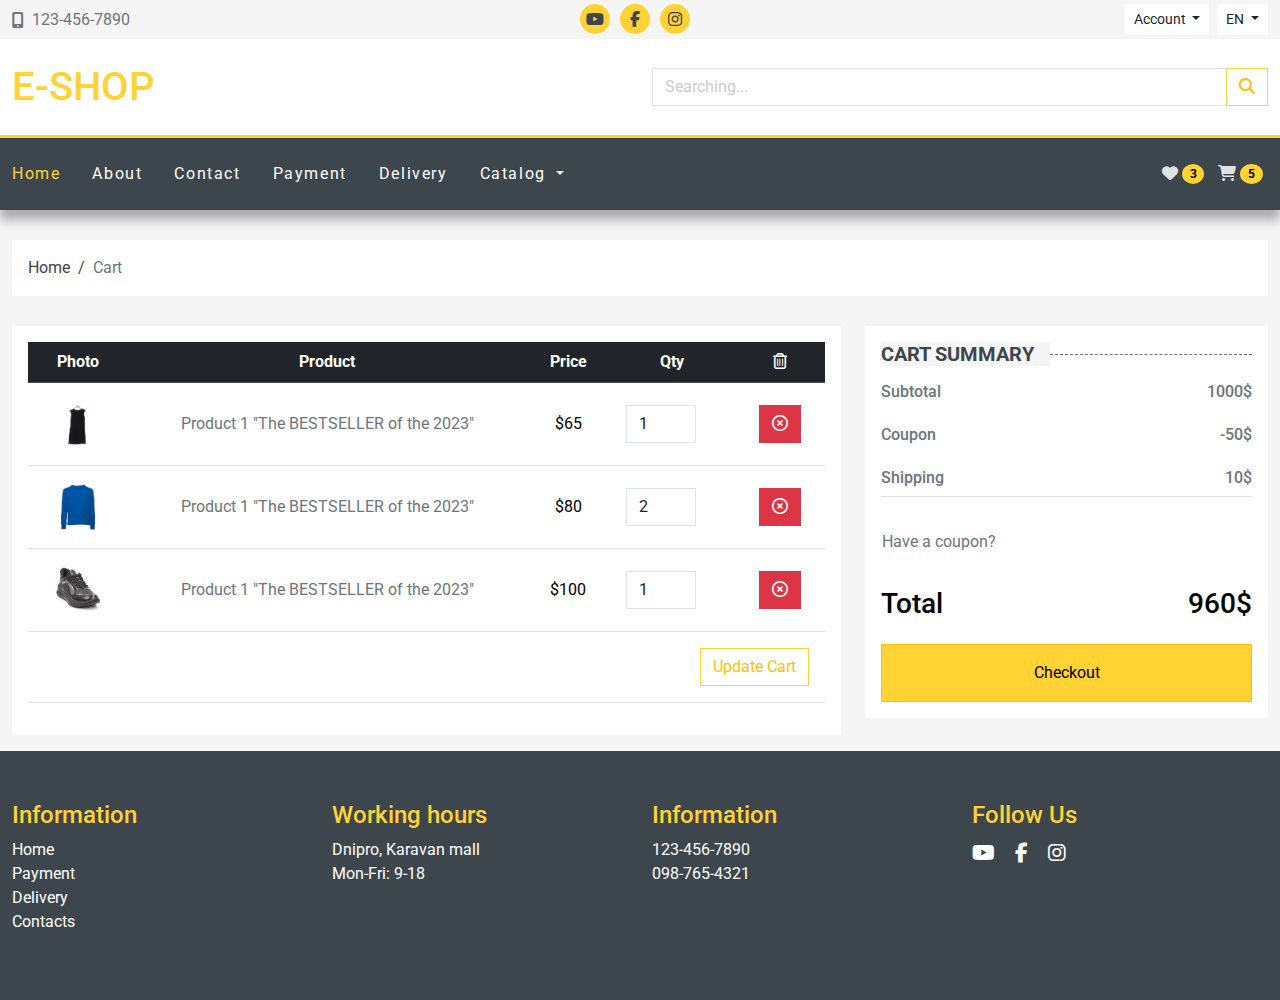
<file: cart.html>
<!DOCTYPE html>
<html lang="en">
  <head>
    <meta charset="UTF-8" />
    <meta name="viewport" content="width=device-width, initial-scale=1.0" />
    <title>E-shop Cart</title>
    <link rel="preconnect" href="https://fonts.googleapis.com" />
    <link rel="preconnect" href="https://fonts.gstatic.com" crossorigin />
    <link
      href="https://fonts.googleapis.com/css2?family=Roboto:wght@400;500;700&display=swap"
      rel="stylesheet"
    />
    <link
      rel="stylesheet"
      href="https://cdn.jsdelivr.net/npm/bootstrap@5.3.1/dist/css/bootstrap.min.css"
    />
    <link rel="stylesheet" href="https://cdnjs.cloudflare.com/ajax/libs/font-awesome/6.4.2/css/all.min.css">
    <link rel="stylesheet" href="https://cdnjs.cloudflare.com/ajax/libs/OwlCarousel2/2.3.4/assets/owl.carousel.min.css">
    <link rel="stylesheet" href="https://cdnjs.cloudflare.com/ajax/libs/OwlCarousel2/2.3.4/assets/owl.theme.default.min.css">
    <link rel="stylesheet" href="assets/css/main.css" />
    <link
      rel="shortcut icon"
      href="assets/img/favicon.ico"
      type="image/x-icon"
    />
  </head>
  <body>
    <div class="wrapper">
      <header class="header">
        <div class="header top py-1">
          <div class="container-fluid">
            <div class="row">
            <div class="col-6 col-sm-4">
            <div class="header-top-phone d-flex align-items-center h-100">
            <i class="fa-solid fa-mobile-screen-button fa-shake"></i>
            <a href="tel:+1234567890" class="ms-2">123-456-7890</a>
            </div>
            </div>
            <div class="col-sm-4 d-none d-sm-block">
              <ul class="social-icons d-flex justify-content-center">
                <li><a href="#"><i class="fa-brands fa-youtube fa-beat"></i></a></li>
                <li><a href="#"><i class="fa-brands fa-facebook-f fa-beat"></i></i></a></li>
                <li><a href="#"><i class="fa-brands fa-instagram fa-beat"></i></a></li>
              </ul>
            </div>
            <div class="col-6 col-sm-4">
              <div class="header-top-account d-flex justify-content-end">
              <div class="btn-group me-2">
                <div class="dropdown">
                  <button class="btn btn-sm dropdown-toggle" type="button" data-bs-toggle="dropdown" aria-expanded="false">
                    Account
                  </button>
                  <ul class="dropdown-menu">
                    <li><a class="dropdown-item" href="login.html">Sign in</a></li>
                    <li><a class="dropdown-item" href="register.html">Sign up</a></li>
                  </ul>
                </div>
              </div>
              <div class="btn-group">
                <div class="dropdown">
                  <button class="btn btn-sm dropdown-toggle" type="button" data-bs-toggle="dropdown" aria-expanded="false">
                    EN
                  </button>
                  <ul class="dropdown-menu">
                    <li><a class="dropdown-item" href="#">UA</a></li>
                    <li><a class="dropdown-item" href="#">DE</a></li>
                  </ul>
                </div>
              </div>
            </div>
          </div>
          </div>
          </div>
        </div>

        <div class="header-middle bg-white py-4">
          <div class="container-fluid">
            <div class="row align-items-center">
              <div class="col-sm-6">
                <a href="index.html" class="header-logo h1">E-shop</a>
              </div>
              


              <div class="col-sm-6 mt-2 mt-md-0">
                <form action="">
                  <div class="input-group">
                    <input type="text" class="form-control" name="search" placeholder="Searching..." aria-label="Searching..." aria-describedby="button-search">
                    <button class="btn btn-outline-warning" type="submit" id="button-search"><i class="fa-solid fa-magnifying-glass"></i></button>
                  </div>
                </form>
              </div>
            </div>
          </div>
        </div>
        <div class="offcanvas offcanvas-end" tabindex="-1" id="offcanvasCart" aria-labelledby="offcanvasCartLabel">
          <div class="offcanvas-header">
            <h5 class="offcanvas-title" id="offcanvasCartLabel">Offcanvas</h5>
            <button type="button" class="btn-close" data-bs-dismiss="offcanvas" aria-label="Close"></button>
          </div>
          <div class="offcanvas-body">
            <div class="table-responsive">
              <table class="table offcanvasCart-table">
                <tbody>
                  <tr>
                    <td class="product-img-td"><a href="#"><img src="assets/img/products/1.jpg" alt=""></a>
                    </td>
                    <td><a href="#">Product 1 "The BESTSELLER of the 2023"</a></td>
                    <td>$65</td>
                    <td>&times;1</td>
                    <td><button class="btn btn-danger"><i class="fa-regular fa-circle-xmark"></i></button></td>
                  </tr>
                  <tr>
                    <td class="product-img-td"><a href="#"><img src="assets/img/products/2.jpg" alt=""></a>
                    </td>
                    <td><a href="#">Product 1 "The BESTSELLER of the 2023"</a></td>
                    <td>$80</td>
                    <td>&times;2</td>
                    <td><button class="btn btn-danger"><i class="fa-regular fa-circle-xmark"></i></button></td>
                  </tr>
                  <tr>
                    <td class="product-img-td"><a href="#"><img src="assets/img/products/3.jpg" alt=""></a>
                    </td>
                    <td><a href="#">Product 1 "The BESTSELLER of the 2023"</a></td>
                    <td>$100</td>
                    <td>&times;1</td>
                    <td><button class="btn btn-danger"><i class="fa-regular fa-circle-xmark"></i></button></td>
                  </tr>
                </tbody>
                <tfoot>
                  <tr>
                    <td colspan="4" class="text-end">Total</td>
                    <td>$325</td>
                  </tr>
                </tfoot>
              </table>
            </div>
            <div class="text-end">
              <a href="cart.html" class="btn btn-outline-warning">Cart</a>
            <a href="checkout.html" class="btn btn-outline-secondary">Checkout</a>
            </div>
            
            <div class="dropdown mt-3">
              <button class="btn btn-warning dropdown-toggle" type="button" data-bs-toggle="dropdown">
                Dropdown button
              </button>
              <ul class="dropdown-menu">
                <li><a class="dropdown-item closecart" href="#footer" data-href="footer">Footer</a></li>
                <li><a class="dropdown-item closecart" href="#about" data-href="about">About</a></li>
                <li><a class="dropdown-item closecart" href="#map" data-href="map">Map</a></li>
              </ul>
            </div>
          </div>
        </div>
      </header>

      <div class="header-bottom sticky-top" id="header-nav">
        <nav class="navbar navbar-expand-md bg-dark" data-bs-theme="dark">
          <div class="container-fluid">
            <button class="navbar-toggler" type="button" data-bs-toggle="offcanvas" data-bs-target="#offcanvasNavbar" aria-controls="offcanvasNavbar" aria-expanded="false" aria-label="Toggle navigation">
              <span class="navbar-toggler-icon"></span>
            </button>
            <div class="offcanvas offcanvas-start" id="offcanvasNavbar" tabindex="-1" aria-labelledby="offcanvasNavbarLabel">
              <div class="offcanvas-header">
                <h5 class="offcanvas-title" id="offcanvasNavbarLabel">Catalog</h5>
                <button type="button" class="btn-close" data-bs-dismiss="offcanvas" aria-label="Close"></button>
              </div>
              <div class="offcanvas-body">
                <ul class="navbar-nav">
                <li class="nav-item">
                  <a class="nav-link active" aria-current="page" href="index.html">Home</a>
                </li>
                <li class="nav-item">
                  <a class="nav-link" href="#">About</a>
                </li>
                <li class="nav-item">
                  <a class="nav-link" href="#">Contact</a>
                </li>
                <li class="nav-item">
                  <a class="nav-link" href="#">Payment</a>
                </li>
                <li class="nav-item">
                  <a class="nav-link" href="#">Delivery</a>
                </li>
                <li class="nav-item dropdown">
                  <a class="nav-link dropdown-toggle" href="#" role="button" data-bs-toggle="dropdown" aria-expanded="false" data-bs-auto-close="outside">
                    Catalog
                  </a>
                
                  <ul class="dropdown-menu dropdown-menu-end">
                    <li><a class="dropdown-item" href="category.html">Shoes</a></li>
                    <li><a class="dropdown-item" href="category.html">Jeans</a></li>
                    <li><a class="dropdown-item" href="category.html">Swimwear</a></li>
                    <li><a class="dropdown-item" href="category.html">Jackets</a></li>
                    <li class="nav-item dropend"><a class="dropdown-item dropdown-toggle" href="#" data-bs-toggle="dropdown" data-bs-auto-close="outside">Sportswear</a>
                    <ul class="dropdown-menu dropdown-menu-end">
                      <li>
                        <a class="dropdown-item" href="category.html">Men's Sportwear</a>
                      </li>
                      <li>
                        <a class="dropdown-item" href="category.html">Women's Sportwear</a>
                      </li>
                      <li>
                        <a class="dropdown-item" href="category.html">Baby's Sportwear</a>
                      </li>
                    </ul>
                    </li>
                  </ul>
                </li>
              </ul>
            </div>
            </div>
            <div>
              <a href="#" class="btn p-1"><i class="fa-solid fa-heart"></i>
                <span class="badge text-bg-warning cart-badge bg-warning rounded-circle">3</span>
              </a>
              <button class="btn p-1" id="cart-open" type="button" data-bs-toggle="offcanvas" data-bs-target="#offcanvasCart" aria-controls="offcanvasCart"><i class="fa-solid fa-cart-shopping"></i>
                <span class="badge text-bg-warning cart-badge bg-warning rounded-circle">5</span></button>
            </div>
          </div>
        </nav>
      </div>


      <main class="main">
        <div class="container-fluid">
          <div class="row">
            <div class="col-12">
              <nav class="breadcrumbs">
                <ul class="list-unstyled">
                  <li><a href="index.html">Home</a></li>
                  <li><span>Cart</span></li>
                </ul>
              </nav>
            </div>
          </div>
        </div>

        <div class="container-fluid">
          <div class="row">
            <div class="col-lg-8 mb-3">
              <div class="cart-content p-3 h-100 bg-white">
                <div class="table-responsive">
                  <table class="table align-middle text-center">
                    <thead class="table-dark">
                      <tr>
                        <th>Photo</th>
                        <th>Product</th>
                        <th>Price</th>
                        <th>Qty</th>
                        <th><i class="fa-regular fa-trash-can"></i></th>
                      </tr>
                    </thead>
                    <tbody>
                      <tr>
                        <td class="product-img-td"><a href="#"><img src="assets/img/products/1.jpg" alt=""></a>
                        </td>
                        <td><a href="#" class="cart-content-title">Product 1 "The BESTSELLER of the 2023"</a></td>
                        <td>$65</td>
                        <td><input type="number" value="1" class="form-control cart-qty"></td>
                        <td><button class="btn btn-danger"><i class="fa-regular fa-circle-xmark"></i></button></td>
                      </tr>
                      <tr>
                        <td class="product-img-td"><a href="#"><img src="assets/img/products/2.jpg" alt=""></a>
                        </td>
                        <td><a href="#" class="cart-content-title">Product 1 "The BESTSELLER of the 2023"</a></td>
                        <td>$80</td>
                        <td><input type="number" value="2" class="form-control cart-qty"></td>
                        <td><button class="btn btn-danger"><i class="fa-regular fa-circle-xmark"></i></button></td>
                      </tr>
                      <tr>
                        <td class="product-img-td"><a href="#"><img src="assets/img/products/3.jpg" alt=""></a>
                        </td>
                        <td><a href="#" class="cart-content-title">Product 1 "The BESTSELLER of the 2023"</a></td>
                        <td>$100</td>
                        <td><input type="number" value="1" class="form-control cart-qty"></td>
                        <td><button class="btn btn-danger"><i class="fa-regular fa-circle-xmark"></i></button></td>
                      </tr>
                    </tbody>
                    <tfoot>
                      <tr>
                        <td colspan="5" class="text-end">
                          <button class="btn btn-outline-warning">Update Cart</button>
                        </td>
                      </tr>
                    </tfoot>
                    
                  </table>
                </div>
              </div>
            </div>
            <div class="col-lg-4 mb-3">
              <div class="cart-summary p-3 sidebar">
                <h5 class="section-title"><span>Cart Summary</span></h5>
                <div class="d-flex justify-content-between my-3">
                  <h6>Subtotal</h6>
                  <h6>1000$</h6>
                </div>
                <div class="d-flex justify-content-between my-3">
                  <h6>Coupon</h6>
                  <h6>-50$</h6>
                </div>
                <div class="d-flex justify-content-between my-3 border-bottom">
                  <h6>Shipping</h6>
                  <h6>10$</h6>
                </div>
                <button class="btn btn-link px-0 btn-coupon" data-bs-toggle="collapse" data-bs-target="#collapseCoupon" aria-expanded="false" aria-controls="collapseExample">
                  Have a coupon?
                </button>
                <div class="input-group collapse" id="collapseCoupon">
                  <input type="text" class="form-control" placeholder="Coupon Code">
                  <button class="btn btn-warning" id="collapseCoupon">
                      <i class="fa-regular fa-circle-check"></i>
                  </button>
              </div>
              <div class="d-flex justify-content-between my-3 text-black">
                <h3>Total</h3>
                <h3>960$</h3>
              </div>
              <div class="d-grid">
                <a href="checkout.html" class="btn btn-warning">Checkout</a>
              </div>
              </div>
              
            </div>
          </div>
        </div>

      </main>

      <footer class="footer" id="footer">
        <div class="container-fluid">
          <div class="row">
            <div class="col-md-3 col-6">
              <h4>Information</h4>
              <ul class="list-unstyled">
                <li><a href="index.html">Home</a></li>
                <li><a href="#">Payment</a></li>
                <li><a href="#">Delivery</a></li>
                <li><a href="#">Contacts</a></li>
              </ul>
            </div>
            <div class="col-md-3 col-6">
              <h4>Working hours</h4>
              <ul class="list-unstyled">
                <li>Dnipro, Karavan mall</li>
                <li>Mon-Fri: 9-18</li>
              </ul>
            </div>
            <div class="col-md-3 col-6">
              <h4>Information</h4>
              <ul class="list-unstyled">
                <li><a href="tel:1234567890">123-456-7890</a></li>
                <li><a href="tel:0987654321">098-765-4321</a></li>
              </ul>
            </div>
            <div class="col-md-3 col-6">
              <h4>Follow Us</h4>
              <ul class="list-unstyled footer-icons">
                <li><a href="#"><i class="fa-brands fa-youtube fa-beat"></i></a></li>
                <li><a href="#"><i class="fa-brands fa-facebook-f fa-beat"></i></i></a></li>
                <li><a href="#"><i class="fa-brands fa-instagram fa-beat"></i></a></li>
              </ul>
            </div>
          </div>
        </div>
      </footer>
    </div>

    <button id="top">
      <i class="fa-regular fa-square-caret-up fa-beat-fade"></i>
    </button>

    <script src="https://cdnjs.cloudflare.com/ajax/libs/jquery/3.7.1/jquery.min.js"></script>
    <script src="https://cdn.jsdelivr.net/npm/bootstrap@5.3.1/dist/js/bootstrap.bundle.min.js"></script>
    <script src="https://cdnjs.cloudflare.com/ajax/libs/OwlCarousel2/2.3.4/owl.carousel.min.js"></script>
    <script src="assets/js/main.js"></script>
  </body>
</html>
</file>
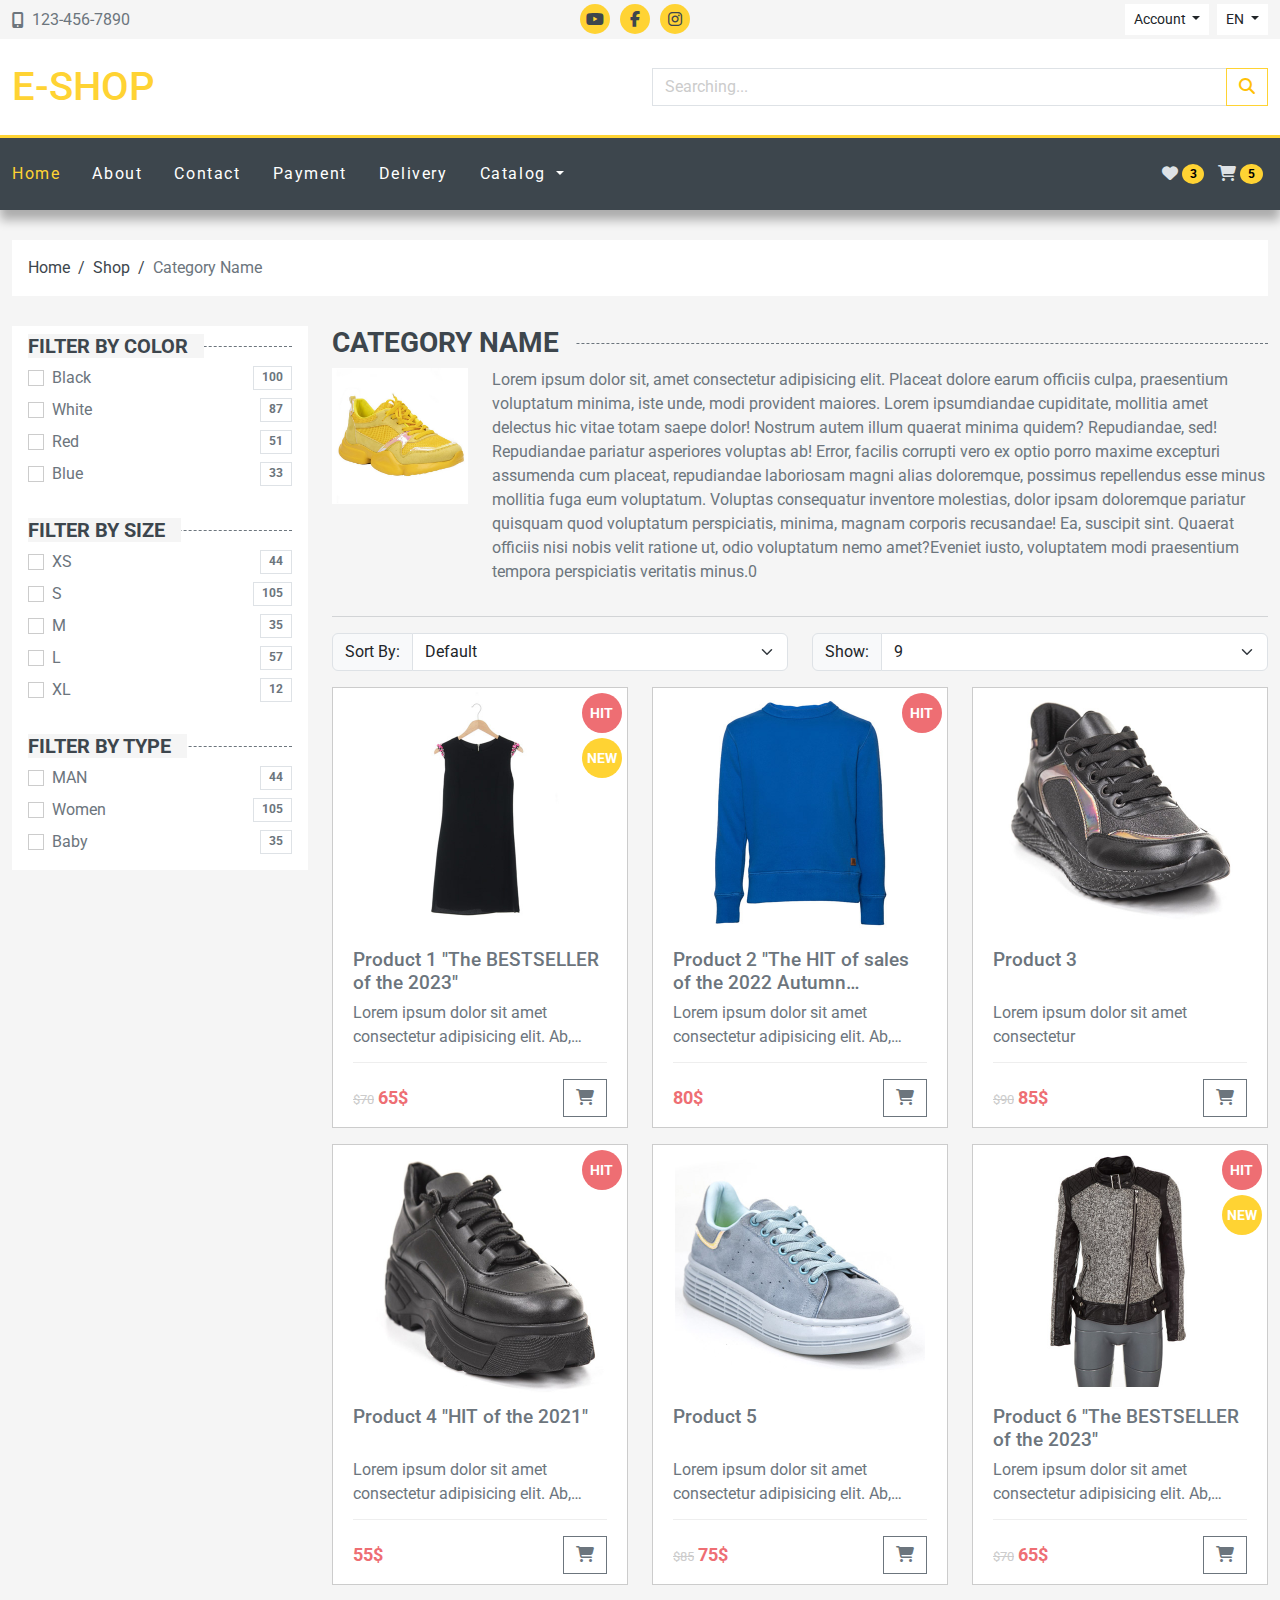
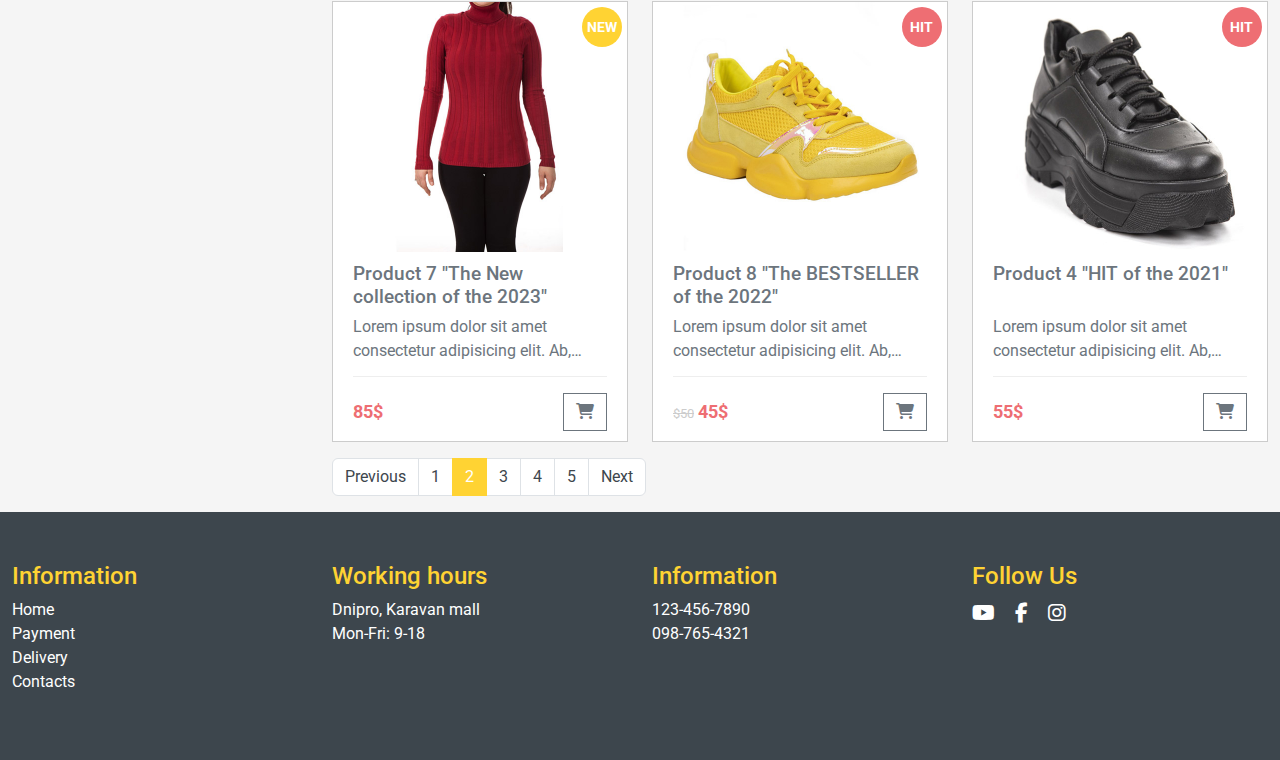
<file: category.html>
<!DOCTYPE html>
<html lang="en">
  <head>
    <meta charset="UTF-8" />
    <meta name="viewport" content="width=device-width, initial-scale=1.0" />
    <title>E-shop Category</title>
    <link rel="preconnect" href="https://fonts.googleapis.com" />
    <link rel="preconnect" href="https://fonts.gstatic.com" crossorigin />
    <link
      href="https://fonts.googleapis.com/css2?family=Roboto:wght@400;500;700&display=swap"
      rel="stylesheet"
    />
    <link
      rel="stylesheet"
      href="https://cdn.jsdelivr.net/npm/bootstrap@5.3.1/dist/css/bootstrap.min.css"
    />
    <link rel="stylesheet" href="https://cdnjs.cloudflare.com/ajax/libs/font-awesome/6.4.2/css/all.min.css">
    <link rel="stylesheet" href="https://cdnjs.cloudflare.com/ajax/libs/OwlCarousel2/2.3.4/assets/owl.carousel.min.css">
    <link rel="stylesheet" href="https://cdnjs.cloudflare.com/ajax/libs/OwlCarousel2/2.3.4/assets/owl.theme.default.min.css">
    <link rel="stylesheet" href="assets/css/main.css" />
    <link
      rel="shortcut icon"
      href="assets/img/favicon.ico"
      type="image/x-icon"
    />
  </head>
  <body>
    <div class="wrapper">
      <header class="header">
        <div class="header top py-1">
          <div class="container-fluid">
            <div class="row">
            <div class="col-6 col-sm-4">
            <div class="header-top-phone d-flex align-items-center h-100">
            <i class="fa-solid fa-mobile-screen-button fa-shake"></i>
            <a href="tel:+1234567890" class="ms-2">123-456-7890</a>
            </div>
            </div>
            <div class="col-sm-4 d-none d-sm-block">
              <ul class="social-icons d-flex justify-content-center">
                <li><a href="#"><i class="fa-brands fa-youtube fa-beat"></i></a></li>
                <li><a href="#"><i class="fa-brands fa-facebook-f fa-beat"></i></i></a></li>
                <li><a href="#"><i class="fa-brands fa-instagram fa-beat"></i></a></li>
              </ul>
            </div>
            <div class="col-6 col-sm-4">
              <div class="header-top-account d-flex justify-content-end">
              <div class="btn-group me-2">
                <div class="dropdown">
                  <button class="btn btn-sm dropdown-toggle" type="button" data-bs-toggle="dropdown" aria-expanded="false">
                    Account
                  </button>
                  <ul class="dropdown-menu">
                    <li><a class="dropdown-item" href="login.html">Sign in</a></li>
                    <li><a class="dropdown-item" href="register.html">Sign up</a></li>
                  </ul>
                </div>
              </div>
              <div class="btn-group">
                <div class="dropdown">
                  <button class="btn btn-sm dropdown-toggle" type="button" data-bs-toggle="dropdown" aria-expanded="false">
                    EN
                  </button>
                  <ul class="dropdown-menu">
                    <li><a class="dropdown-item" href="#">UA</a></li>
                    <li><a class="dropdown-item" href="#">DE</a></li>
                  </ul>
                </div>
              </div>
            </div>
          </div>
          </div>
          </div>
        </div>

        <div class="header-middle bg-white py-4">
          <div class="container-fluid">
            <div class="row align-items-center">
              <div class="col-sm-6">
                <a href="index.html" class="header-logo h1">E-shop</a>
              </div>
              


              <div class="col-sm-6 mt-2 mt-md-0">
                <form action="">
                  <div class="input-group">
                    <input type="text" class="form-control" name="search" placeholder="Searching..." aria-label="Searching..." aria-describedby="button-search">
                    <button class="btn btn-outline-warning" type="submit" id="button-search"><i class="fa-solid fa-magnifying-glass"></i></button>
                  </div>
                </form>
              </div>
            </div>
          </div>
        </div>
        <div class="offcanvas offcanvas-end" tabindex="-1" id="offcanvasCart" aria-labelledby="offcanvasCartLabel">
          <div class="offcanvas-header">
            <h5 class="offcanvas-title" id="offcanvasCartLabel">Offcanvas</h5>
            <button type="button" class="btn-close" data-bs-dismiss="offcanvas" aria-label="Close"></button>
          </div>
          <div class="offcanvas-body">
            <div class="table-responsive">
              <table class="table offcanvasCart-table">
                <tbody>
                  <tr>
                    <td class="product-img-td"><a href="#"><img src="assets/img/products/1.jpg" alt=""></a>
                    </td>
                    <td><a href="#">Product 1 "The BESTSELLER of the 2023"</a></td>
                    <td>$65</td>
                    <td>&times;1</td>
                    <td><button class="btn btn-danger"><i class="fa-regular fa-circle-xmark"></i></button></td>
                  </tr>
                  <tr>
                    <td class="product-img-td"><a href="#"><img src="assets/img/products/2.jpg" alt=""></a>
                    </td>
                    <td><a href="#">Product 1 "The BESTSELLER of the 2023"</a></td>
                    <td>$80</td>
                    <td>&times;2</td>
                    <td><button class="btn btn-danger"><i class="fa-regular fa-circle-xmark"></i></button></td>
                  </tr>
                  <tr>
                    <td class="product-img-td"><a href="#"><img src="assets/img/products/3.jpg" alt=""></a>
                    </td>
                    <td><a href="#">Product 1 "The BESTSELLER of the 2023"</a></td>
                    <td>$100</td>
                    <td>&times;1</td>
                    <td><button class="btn btn-danger"><i class="fa-regular fa-circle-xmark"></i></button></td>
                  </tr>
                </tbody>
                <tfoot>
                  <tr>
                    <td colspan="4" class="text-end">Total</td>
                    <td>$325</td>
                  </tr>
                </tfoot>
              </table>
            </div>
            <div class="text-end">
              <a href="cart.html" class="btn btn-outline-warning">Cart</a>
            <a href="checkout.html" class="btn btn-outline-secondary">Checkout</a>
            </div>
            
            <div class="dropdown mt-3">
              <button class="btn btn-warning dropdown-toggle" type="button" data-bs-toggle="dropdown">
                Dropdown button
              </button>
              <ul class="dropdown-menu">
                <li><a class="dropdown-item closecart" href="#footer" data-href="footer">Footer</a></li>
                <li><a class="dropdown-item closecart" href="#about" data-href="about">About</a></li>
                <li><a class="dropdown-item closecart" href="#map" data-href="map">Map</a></li>
              </ul>
            </div>
          </div>
        </div>
      </header>

      <div class="header-bottom sticky-top" id="header-nav">
        <nav class="navbar navbar-expand-md bg-dark" data-bs-theme="dark">
          <div class="container-fluid">
            <button class="navbar-toggler" type="button" data-bs-toggle="offcanvas" data-bs-target="#offcanvasNavbar" aria-controls="offcanvasNavbar" aria-expanded="false" aria-label="Toggle navigation">
              <span class="navbar-toggler-icon"></span>
            </button>
            <div class="offcanvas offcanvas-start" id="offcanvasNavbar" tabindex="-1" aria-labelledby="offcanvasNavbarLabel">
              <div class="offcanvas-header">
                <h5 class="offcanvas-title" id="offcanvasNavbarLabel">Catalog</h5>
                <button type="button" class="btn-close" data-bs-dismiss="offcanvas" aria-label="Close"></button>
              </div>
              <div class="offcanvas-body">
                <ul class="navbar-nav">
                <li class="nav-item">
                  <a class="nav-link active" aria-current="page" href="index.html">Home</a>
                </li>
                <li class="nav-item">
                  <a class="nav-link" href="#">About</a>
                </li>
                <li class="nav-item">
                  <a class="nav-link" href="#">Contact</a>
                </li>
                <li class="nav-item">
                  <a class="nav-link" href="#">Payment</a>
                </li>
                <li class="nav-item">
                  <a class="nav-link" href="#">Delivery</a>
                </li>
                <li class="nav-item dropdown">
                  <a class="nav-link dropdown-toggle" href="#" role="button" data-bs-toggle="dropdown" aria-expanded="false" data-bs-auto-close="outside">
                    Catalog
                  </a>
                
                  <ul class="dropdown-menu dropdown-menu-end">
                    <li><a class="dropdown-item" href="#">Shoes</a></li>
                    <li><a class="dropdown-item" href="#">Jeans</a></li>
                    <li><a class="dropdown-item" href="#">Swimwear</a></li>
                    <li><a class="dropdown-item" href="#">Jackets</a></li>
                    <li class="nav-item dropend"><a class="dropdown-item dropdown-toggle" href="#" data-bs-toggle="dropdown" data-bs-auto-close="outside">Sportswear</a>
                    <ul class="dropdown-menu dropdown-menu-end">
                      <li>
                        <a class="dropdown-item" href="#">Men's Sportwear</a>
                      </li>
                      <li>
                        <a class="dropdown-item" href="#">Women's Sportwear</a>
                      </li>
                      <li>
                        <a class="dropdown-item" href="#">Baby's Sportwear</a>
                      </li>
                    </ul>
                    </li>
                  </ul>
                </li>
              </ul>
            </div>
            </div>
            <div>
              <a href="#" class="btn p-1"><i class="fa-solid fa-heart"></i>
                <span class="badge text-bg-warning cart-badge bg-warning rounded-circle">3</span>
              </a>
              <button class="btn p-1" id="cart-open" type="button" data-bs-toggle="offcanvas" data-bs-target="#offcanvasCart" aria-controls="offcanvasCart"><i class="fa-solid fa-cart-shopping"></i>
                <span class="badge text-bg-warning cart-badge bg-warning rounded-circle">5</span></button>
            </div>
          </div>
        </nav>
      </div>


      <main class="main">
        <div class="container-fluid">
          <div class="row">
            <div class="col-12">
              <nav class="breadcrumbs">
                <ul class="list-unstyled">
                  <li><a href="index.html">Home</a></li>
                  <li><a href="#">Shop</a></li>
                  <li><span>Category Name</span></li>
                </ul>
              </nav>
            </div>
          </div>
        </div>

        <div class="container-fluid">
          <div class="row">
            <div class="col-lg-3 col-md-4">
              <div class="sidebar">
                <button class="btn btn-warning w-100 text-start collapse-filters-btn mb-3" type="button" data-bs-toggle="collapse" data-bs-target="#collapseFilters" aria-expanded="false" aria-controls="collapseExample">
                  <i class="fa-solid fa-filter pe-1"></i>Filters
                </button>
                <div class="collapse collapse-filters" id="collapseFilters">
                  <div class="filter-block">
                    <h5 class="section-title"><span>Filter by color</span></h5>
                    <form action="">
                      <div class="form-check d-flex justify-content-between">
                        <div>
                        <input class="form-check-input" type="checkbox" value="" id="black">
                        <label class="form-check-label" for="black">
                          Black
                        </label>
                        </div>
                        <span class="badge border rounded-0">100</span>
                      </div>
                      <div class="form-check d-flex justify-content-between">
                        <div>
                        <input class="form-check-input" type="checkbox" value="" id="white">
                        <label class="form-check-label" for="white">
                          White
                        </label>
                        </div>
                        <span class="badge border rounded-0">87</span>
                      </div>
                      <div class="form-check d-flex justify-content-between">
                        <div>
                        <input class="form-check-input" type="checkbox" value="" id="red">
                        <label class="form-check-label" for="red">
                          Red
                        </label>
                        </div>
                        <span class="badge border rounded-0">51</span>
                      </div>
                      <div class="form-check d-flex justify-content-between">
                        <div>
                        <input class="form-check-input" type="checkbox" value="" id="blue">
                        <label class="form-check-label" for="blue">
                          Blue
                        </label>
                        </div>
                        <span class="badge border rounded-0">33</span>
                      </div>
                    </form>
                  </div>
                  <div class="filter-block">
                    <h5 class="section-title"><span>Filter by size</span></h5>
                    <form action="">
                      <div class="form-check d-flex justify-content-between">
                        <div>
                        <input class="form-check-input" type="checkbox" value="" id="xs">
                        <label class="form-check-label" for="xs">
                          XS
                        </label>
                        </div>
                        <span class="badge border rounded-0">44</span>
                      </div>
                      <div class="form-check d-flex justify-content-between">
                        <div>
                        <input class="form-check-input" type="checkbox" value="" id="s">
                        <label class="form-check-label" for="s">
                          S
                        </label>
                        </div>
                        <span class="badge border rounded-0">105</span>
                      </div>
                      <div class="form-check d-flex justify-content-between">
                        <div>
                        <input class="form-check-input" type="checkbox" value="" id="m">
                        <label class="form-check-label" for="m">
                          M
                        </label>
                        </div>
                        <span class="badge border rounded-0">35</span>
                      </div>
                      <div class="form-check d-flex justify-content-between">
                        <div>
                        <input class="form-check-input" type="checkbox" value="" id="l">
                        <label class="form-check-label" for="l">
                          L
                        </label>
                        </div>
                        <span class="badge border rounded-0">57</span>
                      </div>
                      <div class="form-check d-flex justify-content-between">
                        <div>
                        <input class="form-check-input" type="checkbox" value="" id="xl">
                        <label class="form-check-label" for="xl">
                          XL
                        </label>
                        </div>
                        <span class="badge border rounded-0">12</span>
                      </div>
                    </form>
                  </div>
                  <div class="filter-block">
                    <h5 class="section-title"><span>Filter by type</span></h5>
                    <form action="">
                      <div class="form-check d-flex justify-content-between">
                        <div>
                        <input class="form-check-input" type="checkbox" value="" id="man">
                        <label class="form-check-label" for="man">
                          MAN
                        </label>
                        </div>
                        <span class="badge border rounded-0">44</span>
                      </div>
                      <div class="form-check d-flex justify-content-between">
                        <div>
                        <input class="form-check-input" type="checkbox" value="" id="women">
                        <label class="form-check-label" for="women">
                          Women
                        </label>
                        </div>
                        <span class="badge border rounded-0">105</span>
                      </div>
                      <div class="form-check d-flex justify-content-between">
                        <div>
                        <input class="form-check-input" type="checkbox" value="" id="baby">
                        <label class="form-check-label" for="baby">
                          Baby
                        </label>
                        </div>
                        <span class="badge border rounded-0">35</span>
                      </div>
                    </form>
                  </div>
                </div>
                
              </div>
            </div>
            <div class="col-lg-9 col-md-8">
              <div class="row mb-3">
                <div class="col-12">
                  <h1 class="section-title h3"><span>CATEGORY NAME</span></h1>
                </div>
                <div class="col-4 col-sm-2">
                  <img src="assets/img/products/8.jpg" alt="">
                </div>
                <div class="col-8 col-sm-10">
                  <p>Lorem ipsum dolor sit, amet consectetur adipisicing elit. Placeat dolore earum officiis culpa, praesentium voluptatum minima, iste unde, modi provident maiores. 
                    Lorem ipsumdiandae cupiditate, mollitia amet delectus hic vitae totam saepe dolor! Nostrum autem illum quaerat minima quidem? Repudiandae, sed!
                    Repudiandae pariatur asperiores voluptas ab! Error, facilis corrupti vero ex optio porro maxime excepturi assumenda cum placeat, repudiandae laboriosam magni alias doloremque, possimus repellendus esse minus mollitia fuga eum voluptatum.
                    Voluptas consequatur inventore molestias, dolor ipsam doloremque pariatur quisquam quod voluptatum perspiciatis, minima, magnam corporis recusandae! Ea, suscipit sint. Quaerat officiis nisi nobis velit ratione ut, odio voluptatum nemo amet?Eveniet iusto, voluptatem modi praesentium tempora perspiciatis veritatis minus.0</p>
                </div>
              </div>

              <hr>

              <div class="row">
                <div class="col-sm-6">
                  <div class="input-group mb-3">
                      <span class="input-group-text">Sort By:</span>
                      <select class="form-select" aria-label="Sort by:">
                          <option selected>Default</option>
                          <option value="1">Name (a-z)</option>
                          <option value="2">Name (z-a)</option>
                          <option value="3">Price (low &gt; high)</option>
                          <option value="4">Price (high &gt; low)</option>
                      </select>
                  </div>
              </div>
              <div class="col-sm-6">
                <div class="input-group mb-3">
                    <span class="input-group-text">Show:</span>
                    <select class="form-select" aria-label="Show:">
                        <option selected>9</option>
                        <option value="15">15</option>
                        <option value="30">30</option>
                        <option value="45">45</option>
                    </select>
                </div>
            </div>
              </div>

              <div class="row">
                <div class="col-lg-4 col-md-4 col-sm-6 mb-3">
                  <div class="product-card">
                    <div class="product-card-offer">
                      <div class="offer-hit">Hit</div>
                      <div class="offer-new">New</div>
                    </div>
                    <div class="product-thumb">
                      <a href="product.html"><img src="assets/img/products/1.jpg" alt=""></a>
                    </div>
                    <div class="product-details">
                      <h4>
                        <a href="product.html">Product 1 "The BESTSELLER of the 2023"</a>
                      </h4>
                      <p class="product-excerpt">Lorem ipsum dolor sit amet consectetur adipisicing elit. Ab, consequatur!</p>
                      <div class="product-bottom-details d-flex justify-content-between align-items-center">
                        <div class="product-price">
                          <small>$70</small>
                          65$
                        </div>
                        <div class="product-links">
                          <a href="#" class="btn btn-outline-secondary add-to-cart"><i class="fas fa-shopping-cart"></i></a>
                        </div>
                      </div>
                    </div>
                  </div>
                </div>
                <div class="col-lg-4 col-md-4 col-sm-6 mb-3">
                  <div class="product-card">
                    <div class="product-card-offer">
                      <div class="offer-hit">Hit</div>
                      
                    </div>
                    <div class="product-thumb">
                      <a href="product.html"><img src="assets/img/products/2.jpg" alt=""></a>
                    </div>
                    <div class="product-details">
                      <h4>
                        <a href="product.html">Product 2 "The HIT of sales of the 2022 Autumn collection"</a>
                      </h4>
                      <p class="product-excerpt">Lorem ipsum dolor sit amet consectetur adipisicing elit. Ab, consequatur!</p>
                      <div class="product-bottom-details d-flex justify-content-between align-items-center">
                        <div class="product-price">
                          
                          80$
                        </div>
                        <div class="product-links">
                          <a href="#" class="btn btn-outline-secondary add-to-cart"><i class="fas fa-shopping-cart"></i></a>
                        </div>
                      </div>
                    </div>
                  </div>
                </div>
                <div class="col-lg-4 col-md-4 col-sm-6 mb-3">
                  <div class="product-card">
                    <div class="product-card-offer">
                      
                    </div>
                    <div class="product-thumb">
                      <a href="product.html"><img src="assets/img/products/3.jpg" alt=""></a>
                    </div>
                    <div class="product-details">
                      <h4>
                        <a href="product.html">Product 3</a>
                      </h4>
                      <p class="product-excerpt">Lorem ipsum dolor sit amet consectetur</p>
                      <div class="product-bottom-details d-flex justify-content-between align-items-center">
                        <div class="product-price">
                          <small>$90</small>
                          85$
                        </div>
                        <div class="product-links">
                          <a href="#" class="btn btn-outline-secondary add-to-cart"><i class="fas fa-shopping-cart"></i></a>
                        </div>
                      </div>
                    </div>
                  </div>
                </div>
                <div class="col-lg-4 col-md-4 col-sm-6 mb-3">
                  <div class="product-card">
                    <div class="product-card-offer">
                      <div class="offer-hit">Hit</div>
                      
                    </div>
                    <div class="product-thumb">
                      <a href="product.html"><img src="assets/img/products/4.jpg" alt=""></a>
                    </div>
                    <div class="product-details">
                      <h4>
                        <a href="product.html">Product 4 "HIT of the 2021"</a>
                      </h4>
                      <p class="product-excerpt">Lorem ipsum dolor sit amet consectetur adipisicing elit. Ab, consequatur!</p>
                      <div class="product-bottom-details d-flex justify-content-between align-items-center">
                        <div class="product-price">
                          
                          55$
                        </div>
                        <div class="product-links">
                          <a href="#" class="btn btn-outline-secondary add-to-cart"><i class="fas fa-shopping-cart"></i></a>
                        </div>
                      </div>
                    </div>
                  </div>
                </div>
                <div class="col-lg-4 col-md-4 col-sm-6 mb-3">
                  <div class="product-card">
                    <div class="product-card-offer">
                      
                    </div>
                    <div class="product-thumb">
                      <a href="product.html"><img src="assets/img/products/5.jpg" alt=""></a>
                    </div>
                    <div class="product-details">
                      <h4>
                        <a href="product.html">Product 5</a>
                      </h4>
                      <p class="product-excerpt">Lorem ipsum dolor sit amet consectetur adipisicing elit. Ab, consequatur!</p>
                      <div class="product-bottom-details d-flex justify-content-between align-items-center">
                        <div class="product-price">
                          <small>$85</small>
                          75$
                        </div>
                        <div class="product-links">
                          <a href="#" class="btn btn-outline-secondary add-to-cart"><i class="fas fa-shopping-cart"></i></a>
                        </div>
                      </div>
                    </div>
                  </div>
                </div>
                <div class="col-lg-4 col-md-4 col-sm-6 mb-3">
                  <div class="product-card">
                    <div class="product-card-offer">
                      <div class="offer-hit">Hit</div>
                      <div class="offer-new">New</div>
                    </div>
                    <div class="product-thumb">
                      <a href="product.html"><img src="assets/img/products/6.jpg" alt=""></a>
                    </div>
                    <div class="product-details">
                      <h4>
                        <a href="product.html">Product 6 "The BESTSELLER of the 2023"</a>
                      </h4>
                      <p class="product-excerpt">Lorem ipsum dolor sit amet consectetur adipisicing elit. Ab, consequatur!</p>
                      <div class="product-bottom-details d-flex justify-content-between align-items-center">
                        <div class="product-price">
                          <small>$70</small>
                          65$
                        </div>
                        <div class="product-links">
                          <a href="#" class="btn btn-outline-secondary add-to-cart"><i class="fas fa-shopping-cart"></i></a>
                        </div>
                      </div>
                    </div>
                  </div>
                </div>
                <div class="col-lg-4 col-md-4 col-sm-6 mb-3">
                  <div class="product-card">
                    <div class="product-card-offer">
                      
                      <div class="offer-new">New</div>
                    </div>
                    <div class="product-thumb">
                      <a href="product.html"><img src="assets/img/products/7.jpg" alt=""></a>
                    </div>
                    <div class="product-details">
                      <h4>
                        <a href="product.html">Product 7 "The New collection of the 2023"</a>
                      </h4>
                      <p class="product-excerpt">Lorem ipsum dolor sit amet consectetur adipisicing elit. Ab, consequatur!</p>
                      <div class="product-bottom-details d-flex justify-content-between align-items-center">
                        <div class="product-price">
                          
                          85$
                        </div>
                        <div class="product-links">
                          <a href="#" class="btn btn-outline-secondary add-to-cart"><i class="fas fa-shopping-cart"></i></a>
                        </div>
                      </div>
                    </div>
                  </div>
                </div>
                <div class="col-lg-4 col-md-4 col-sm-6 mb-3">
                  <div class="product-card">
                    <div class="product-card-offer">
                      <div class="offer-hit">Hit</div>
                      
                    </div>
                    <div class="product-thumb">
                      <a href="product.html"><img src="assets/img/products/8.jpg" alt=""></a>
                    </div>
                    <div class="product-details">
                      <h4>
                        <a href="product.html">Product 8 "The BESTSELLER of the 2022"</a>
                      </h4>
                      <p class="product-excerpt">Lorem ipsum dolor sit amet consectetur adipisicing elit. Ab, consequatur!</p>
                      <div class="product-bottom-details d-flex justify-content-between align-items-center">
                        <div class="product-price">
                          <small>$50</small>
                          45$
                        </div>
                        <div class="product-links">
                          <a href="#" class="btn btn-outline-secondary add-to-cart"><i class="fas fa-shopping-cart"></i></a>
                        </div>
                      </div>
                    </div>
                  </div>
                </div>
                <div class="col-lg-4 col-md-4 col-sm-6 mb-3">
                  <div class="product-card">
                    <div class="product-card-offer">
                      <div class="offer-hit">Hit</div>
                      
                    </div>
                    <div class="product-thumb">
                      <a href="product.html"><img src="assets/img/products/4.jpg" alt=""></a>
                    </div>
                    <div class="product-details">
                      <h4>
                        <a href="product.html">Product 4 "HIT of the 2021"</a>
                      </h4>
                      <p class="product-excerpt">Lorem ipsum dolor sit amet consectetur adipisicing elit. Ab, consequatur!</p>
                      <div class="product-bottom-details d-flex justify-content-between align-items-center">
                        <div class="product-price">
                          
                          55$
                        </div>
                        <div class="product-links">
                          <a href="#" class="btn btn-outline-secondary add-to-cart"><i class="fas fa-shopping-cart"></i></a>
                        </div>
                      </div>
                    </div>
                  </div>
                </div>
              </div>
              <div class="row">
                <div class="col-12">
                  <nav aria-label="Page navigation example">
                    <ul class="pagination">
                      <li class="page-item"><a class="page-link" href="#">Previous</a></li>
                      <li class="page-item"><a class="page-link" href="#">1</a></li>
                      <li class="page-item active" aria-current="page"><a class="page-link" href="#">2</a></li>
                      <li class="page-item"><a class="page-link" href="#">3</a></li>
                      <li class="page-item"><a class="page-link" href="#">4</a></li>
                      <li class="page-item"><a class="page-link" href="#">5</a></li>
                      <li class="page-item"><a class="page-link" href="#">Next</a></li>
                    </ul>
                  </nav>
                </div>
              </div>
            </div>
          </div>
        </div>
      </main>

      <footer class="footer" id="footer">
        <div class="container-fluid">
          <div class="row">
            <div class="col-md-3 col-6">
              <h4>Information</h4>
              <ul class="list-unstyled">
                <li><a href="index.html">Home</a></li>
                <li><a href="#">Payment</a></li>
                <li><a href="#">Delivery</a></li>
                <li><a href="#">Contacts</a></li>
              </ul>
            </div>
            <div class="col-md-3 col-6">
              <h4>Working hours</h4>
              <ul class="list-unstyled">
                <li>Dnipro, Karavan mall</li>
                <li>Mon-Fri: 9-18</li>
              </ul>
            </div>
            <div class="col-md-3 col-6">
              <h4>Information</h4>
              <ul class="list-unstyled">
                <li><a href="tel:1234567890">123-456-7890</a></li>
                <li><a href="tel:0987654321">098-765-4321</a></li>
              </ul>
            </div>
            <div class="col-md-3 col-6">
              <h4>Follow Us</h4>
              <ul class="list-unstyled footer-icons">
                <li><a href="#"><i class="fa-brands fa-youtube fa-beat"></i></a></li>
                <li><a href="#"><i class="fa-brands fa-facebook-f fa-beat"></i></i></a></li>
                <li><a href="#"><i class="fa-brands fa-instagram fa-beat"></i></a></li>
              </ul>
            </div>
          </div>
        </div>
      </footer>
    </div>

    <button id="top">
      <i class="fa-regular fa-square-caret-up fa-beat-fade"></i>
    </button>

    <script src="https://cdnjs.cloudflare.com/ajax/libs/jquery/3.7.1/jquery.min.js"></script>
    <script src="https://cdn.jsdelivr.net/npm/bootstrap@5.3.1/dist/js/bootstrap.bundle.min.js"></script>
    <script src="https://cdnjs.cloudflare.com/ajax/libs/OwlCarousel2/2.3.4/owl.carousel.min.js"></script>
    <script src="assets/js/main.js"></script>
  </body>
</html>
</file>
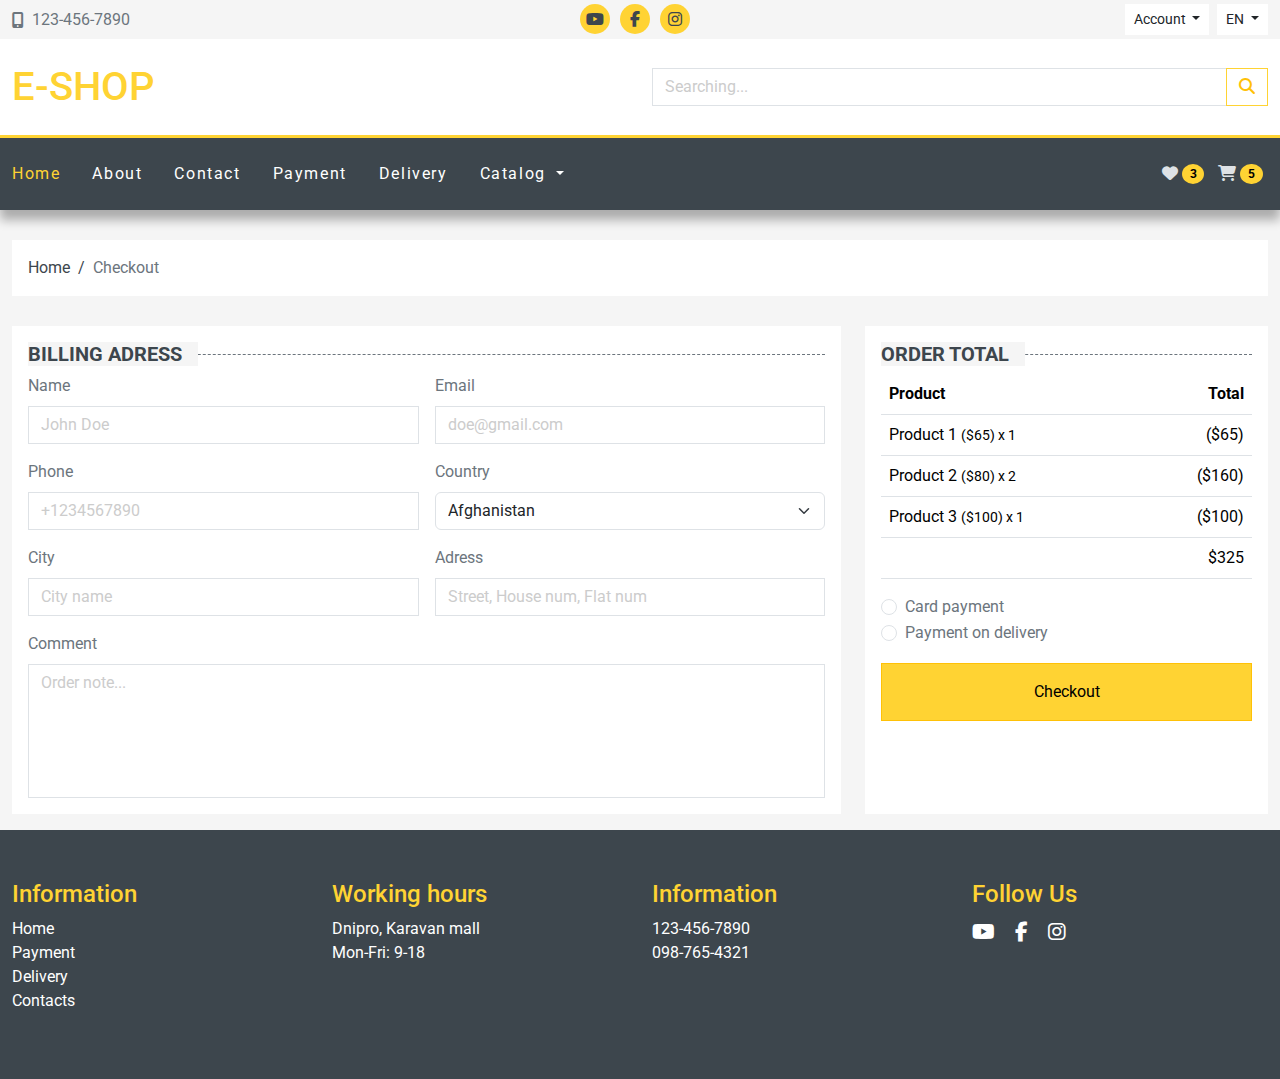
<file: checkout.html>
<!DOCTYPE html>
<html lang="en">
  <head>
    <meta charset="UTF-8" />
    <meta name="viewport" content="width=device-width, initial-scale=1.0" />
    <title>E-shop Checkout</title>
    <link rel="preconnect" href="https://fonts.googleapis.com" />
    <link rel="preconnect" href="https://fonts.gstatic.com" crossorigin />
    <link
      href="https://fonts.googleapis.com/css2?family=Roboto:wght@400;500;700&display=swap"
      rel="stylesheet"
    />
    <link
      rel="stylesheet"
      href="https://cdn.jsdelivr.net/npm/bootstrap@5.3.1/dist/css/bootstrap.min.css"
    />
    <link rel="stylesheet" href="https://cdnjs.cloudflare.com/ajax/libs/font-awesome/6.4.2/css/all.min.css">
    <link rel="stylesheet" href="https://cdnjs.cloudflare.com/ajax/libs/OwlCarousel2/2.3.4/assets/owl.carousel.min.css">
    <link rel="stylesheet" href="https://cdnjs.cloudflare.com/ajax/libs/OwlCarousel2/2.3.4/assets/owl.theme.default.min.css">
    <link rel="stylesheet" href="assets/css/main.css" />
    <link
      rel="shortcut icon"
      href="assets/img/favicon.ico"
      type="image/x-icon"
    />
  </head>
  <body>
    <div class="wrapper">
      <header class="header">
        <div class="header top py-1">
          <div class="container-fluid">
            <div class="row">
            <div class="col-6 col-sm-4">
            <div class="header-top-phone d-flex align-items-center h-100">
            <i class="fa-solid fa-mobile-screen-button fa-shake"></i>
            <a href="tel:+1234567890" class="ms-2">123-456-7890</a>
            </div>
            </div>
            <div class="col-sm-4 d-none d-sm-block">
              <ul class="social-icons d-flex justify-content-center">
                <li><a href="#"><i class="fa-brands fa-youtube fa-beat"></i></a></li>
                <li><a href="#"><i class="fa-brands fa-facebook-f fa-beat"></i></i></a></li>
                <li><a href="#"><i class="fa-brands fa-instagram fa-beat"></i></a></li>
              </ul>
            </div>
            <div class="col-6 col-sm-4">
              <div class="header-top-account d-flex justify-content-end">
              <div class="btn-group me-2">
                <div class="dropdown">
                  <button class="btn btn-sm dropdown-toggle" type="button" data-bs-toggle="dropdown" aria-expanded="false">
                    Account
                  </button>
                  <ul class="dropdown-menu">
                    <li><a class="dropdown-item" href="login.html">Sign in</a></li>
                    <li><a class="dropdown-item" href="register.html">Sign up</a></li>
                  </ul>
                </div>
              </div>
              <div class="btn-group">
                <div class="dropdown">
                  <button class="btn btn-sm dropdown-toggle" type="button" data-bs-toggle="dropdown" aria-expanded="false">
                    EN
                  </button>
                  <ul class="dropdown-menu">
                    <li><a class="dropdown-item" href="#">UA</a></li>
                    <li><a class="dropdown-item" href="#">DE</a></li>
                  </ul>
                </div>
              </div>
            </div>
          </div>
          </div>
          </div>
        </div>

        <div class="header-middle bg-white py-4">
          <div class="container-fluid">
            <div class="row align-items-center">
              <div class="col-sm-6">
                <a href="index.html" class="header-logo h1">E-shop</a>
              </div>
              


              <div class="col-sm-6 mt-2 mt-md-0">
                <form action="">
                  <div class="input-group">
                    <input type="text" class="form-control" name="search" placeholder="Searching..." aria-label="Searching..." aria-describedby="button-search">
                    <button class="btn btn-outline-warning" type="submit" id="button-search"><i class="fa-solid fa-magnifying-glass"></i></button>
                  </div>
                </form>
              </div>
            </div>
          </div>
        </div>
        <div class="offcanvas offcanvas-end" tabindex="-1" id="offcanvasCart" aria-labelledby="offcanvasCartLabel">
          <div class="offcanvas-header">
            <h5 class="offcanvas-title" id="offcanvasCartLabel">Offcanvas</h5>
            <button type="button" class="btn-close" data-bs-dismiss="offcanvas" aria-label="Close"></button>
          </div>
          <div class="offcanvas-body">
            <div class="table-responsive">
              <table class="table offcanvasCart-table">
                <tbody>
                  <tr>
                    <td class="product-img-td"><a href="#"><img src="assets/img/products/1.jpg" alt=""></a>
                    </td>
                    <td><a href="#">Product 1 "The BESTSELLER of the 2023"</a></td>
                    <td>$65</td>
                    <td>&times;1</td>
                    <td><button class="btn btn-danger"><i class="fa-regular fa-circle-xmark"></i></button></td>
                  </tr>
                  <tr>
                    <td class="product-img-td"><a href="#"><img src="assets/img/products/2.jpg" alt=""></a>
                    </td>
                    <td><a href="#">Product 1 "The BESTSELLER of the 2023"</a></td>
                    <td>$80</td>
                    <td>&times;2</td>
                    <td><button class="btn btn-danger"><i class="fa-regular fa-circle-xmark"></i></button></td>
                  </tr>
                  <tr>
                    <td class="product-img-td"><a href="#"><img src="assets/img/products/3.jpg" alt=""></a>
                    </td>
                    <td><a href="#">Product 1 "The BESTSELLER of the 2023"</a></td>
                    <td>$100</td>
                    <td>&times;1</td>
                    <td><button class="btn btn-danger"><i class="fa-regular fa-circle-xmark"></i></button></td>
                  </tr>
                </tbody>
                <tfoot>
                  <tr>
                    <td colspan="4" class="text-end">Total</td>
                    <td>$325</td>
                  </tr>
                </tfoot>
              </table>
            </div>
            <div class="text-end">
              <a href="cart.html" class="btn btn-outline-warning">Cart</a>
            <a href="checkout.html" class="btn btn-outline-secondary">Checkout</a>
            </div>
            
            <div class="dropdown mt-3">
              <button class="btn btn-warning dropdown-toggle" type="button" data-bs-toggle="dropdown">
                Dropdown button
              </button>
              <ul class="dropdown-menu">
                <li><a class="dropdown-item closecart" href="#footer" data-href="footer">Footer</a></li>
                <li><a class="dropdown-item closecart" href="#about" data-href="about">About</a></li>
                <li><a class="dropdown-item closecart" href="#map" data-href="map">Map</a></li>
              </ul>
            </div>
          </div>
        </div>
      </header>

      <div class="header-bottom sticky-top" id="header-nav">
        <nav class="navbar navbar-expand-md bg-dark" data-bs-theme="dark">
          <div class="container-fluid">
            <button class="navbar-toggler" type="button" data-bs-toggle="offcanvas" data-bs-target="#offcanvasNavbar" aria-controls="offcanvasNavbar" aria-expanded="false" aria-label="Toggle navigation">
              <span class="navbar-toggler-icon"></span>
            </button>
            <div class="offcanvas offcanvas-start" id="offcanvasNavbar" tabindex="-1" aria-labelledby="offcanvasNavbarLabel">
              <div class="offcanvas-header">
                <h5 class="offcanvas-title" id="offcanvasNavbarLabel">Catalog</h5>
                <button type="button" class="btn-close" data-bs-dismiss="offcanvas" aria-label="Close"></button>
              </div>
              <div class="offcanvas-body">
                <ul class="navbar-nav">
                <li class="nav-item">
                  <a class="nav-link active" aria-current="page" href="index.html">Home</a>
                </li>
                <li class="nav-item">
                  <a class="nav-link" href="#">About</a>
                </li>
                <li class="nav-item">
                  <a class="nav-link" href="#">Contact</a>
                </li>
                <li class="nav-item">
                  <a class="nav-link" href="#">Payment</a>
                </li>
                <li class="nav-item">
                  <a class="nav-link" href="#">Delivery</a>
                </li>
                <li class="nav-item dropdown">
                  <a class="nav-link dropdown-toggle" href="#" role="button" data-bs-toggle="dropdown" aria-expanded="false" data-bs-auto-close="outside">
                    Catalog
                  </a>
                
                  <ul class="dropdown-menu dropdown-menu-end">
                    <li><a class="dropdown-item" href="category.html">Shoes</a></li>
                    <li><a class="dropdown-item" href="category.html">Jeans</a></li>
                    <li><a class="dropdown-item" href="category.html">Swimwear</a></li>
                    <li><a class="dropdown-item" href="category.html">Jackets</a></li>
                    <li class="nav-item dropend"><a class="dropdown-item dropdown-toggle" href="#" data-bs-toggle="dropdown" data-bs-auto-close="outside">Sportswear</a>
                    <ul class="dropdown-menu dropdown-menu-end">
                      <li>
                        <a class="dropdown-item" href="category.html">Men's Sportwear</a>
                      </li>
                      <li>
                        <a class="dropdown-item" href="category.html">Women's Sportwear</a>
                      </li>
                      <li>
                        <a class="dropdown-item" href="category.html">Baby's Sportwear</a>
                      </li>
                    </ul>
                    </li>
                  </ul>
                </li>
              </ul>
            </div>
            </div>
            <div>
              <a href="#" class="btn p-1"><i class="fa-solid fa-heart"></i>
                <span class="badge text-bg-warning cart-badge bg-warning rounded-circle">3</span>
              </a>
              <button class="btn p-1" id="cart-open" type="button" data-bs-toggle="offcanvas" data-bs-target="#offcanvasCart" aria-controls="offcanvasCart"><i class="fa-solid fa-cart-shopping"></i>
                <span class="badge text-bg-warning cart-badge bg-warning rounded-circle">5</span></button>
            </div>
          </div>
        </nav>
      </div>


      <main class="main">
        <div class="container-fluid">
          <div class="row">
            <div class="col-12">
              <nav class="breadcrumbs">
                <ul class="list-unstyled">
                  <li><a href="index.html">Home</a></li>
                  <li><span>Checkout</span></li>
                </ul>
              </nav>
            </div>
          </div>
        </div>

        <div class="container-fluid">
          <form action="" class="needs-validation" novalidate>
            <div class="row">
              <div class="col-lg-8 mb-3">
                <div class="checkout p-3 h-100 bg-white">  
                  <h1 class="section-title h5"><span>BILLING ADRESS</span></h1>  
                  <div class="row g-3">
                    <div class="col-md-6">
                      <label for="name" class="form-label">Name</label>
                      <input type="text" name="name" id="name" class="form-control" placeholder="John Doe" aria-label="name" required>
                    </div>
                    <div class="col-md-6">
                      <label for="email" class="form-label">Email</label>
                      <input type="email" class="form-control" name="email" id="email" placeholder="doe@gmail.com" aria-label="email" required>
                    </div>
                   
                    <div class="col-md-6">
                      <label for="phone" class="form-label">Phone</label>
                      <input type="tel" class="form-control" name="phone" id="phone" placeholder="+1234567890" aria-label="phone" required>
                    </div>
                    <div class="col-md-6">
                      <label for="country" class="form-label">Country</label>
                      <select class="form-select" id="country" name="country" aria-label="country" required>
                      </select>
                    </div>
                    <div class="col-md-6">
                      <label for="city" class="form-label">City</label>
                      <input type="text" class="form-control" name="city" id="city" placeholder="City name" aria-label="city" required>
                    </div>
                    <div class="col-md-6">
                      <label for="adress" class="form-label">Adress</label>
                      <input type="text" class="form-control" name="adress" id="adress" placeholder="Street, House num, Flat num" aria-label="adress" required>
                    </div>
                    <div class="col">
                      <label for="comment" class="form-label">Comment</label>
                      <textarea name="comment" id="comment" class="form-control" rows="5" placeholder="Order note..."></textarea>
                    </div>
                    
                  </div>            
                </div>
              </div>
              <div class="col-lg-4 mb-3">
                <div class="cart-summary p-3 sidebar h-100">
                  <h5 class="section-title"><span>Order total</span></h5>
                  <div class="table-responsive">
                    <table class="table">
                      <thead>
                        <tr>
                          <th>Product</th>
                          <th class="text-end">Total</th>
                        </tr>
                      </thead>
                      <tbody>
                        <tr>
                          <td>
                            Product 1
                            <small>($65) x 1</small>
                          </td>
                          <td class="text-end">($65)</td>
                        </tr>
                        <tr>
                          <td>
                            Product 2
                            <small>($80) x 2</small>
                          </td>
                          <td class="text-end">($160)</td>
                        </tr>
                        <tr>
                          <td>
                            Product 3
                            <small>($100) x 1</small>
                          </td>
                          <td class="text-end">($100)</td>
                        </tr>
                      </tbody>
                      <tfoot>
                        <tr>
                          <td colspan="2" class="text-end">$325</td>
                        </tr>
                      </tfoot>
                    </table>
                  </div>

                  <div class="form-check">
                    <input name="payment-method" class="form-check-input" type="radio" name="payment-metod1" value="payment-metod1" id="payment-metod1">
                    <label class="form-check-label" for="payment-metod1">
                      Card payment
                    </label>
                  </div>
                  <div class="form-check">
                    <input name="payment-method" class="form-check-input" type="radio" name="payment-metod2" value="payment-metod2" id="payment-metod2">
                    <label class="form-check-label" for="payment-metod2">
                      Payment on delivery
                    </label>
                  </div>
                  
                <div class="d-grid">
                  <button type="submit" class="btn btn-warning mt-3">Checkout</button>
                </div>
                </div>
                
              </div>
            </div>
          </form>
          
        </div>

      </main>

      <footer class="footer" id="footer">
        <div class="container-fluid">
          <div class="row">
            <div class="col-md-3 col-6">
              <h4>Information</h4>
              <ul class="list-unstyled">
                <li><a href="index.html">Home</a></li>
                <li><a href="#">Payment</a></li>
                <li><a href="#">Delivery</a></li>
                <li><a href="#">Contacts</a></li>
              </ul>
            </div>
            <div class="col-md-3 col-6">
              <h4>Working hours</h4>
              <ul class="list-unstyled">
                <li>Dnipro, Karavan mall</li>
                <li>Mon-Fri: 9-18</li>
              </ul>
            </div>
            <div class="col-md-3 col-6">
              <h4>Information</h4>
              <ul class="list-unstyled">
                <li><a href="tel:1234567890">123-456-7890</a></li>
                <li><a href="tel:0987654321">098-765-4321</a></li>
              </ul>
            </div>
            <div class="col-md-3 col-6">
              <h4>Follow Us</h4>
              <ul class="list-unstyled footer-icons">
                <li><a href="#"><i class="fa-brands fa-youtube fa-beat"></i></a></li>
                <li><a href="#"><i class="fa-brands fa-facebook-f fa-beat"></i></i></a></li>
                <li><a href="#"><i class="fa-brands fa-instagram fa-beat"></i></a></li>
              </ul>
            </div>
          </div>
        </div>
      </footer>
    </div>

    <button id="top">
      <i class="fa-regular fa-square-caret-up fa-beat-fade"></i>
    </button>

    <script src="https://cdnjs.cloudflare.com/ajax/libs/jquery/3.7.1/jquery.min.js"></script>
    <script src="https://cdn.jsdelivr.net/npm/bootstrap@5.3.1/dist/js/bootstrap.bundle.min.js"></script>
    <script src="https://cdnjs.cloudflare.com/ajax/libs/OwlCarousel2/2.3.4/owl.carousel.min.js"></script>
    <script src="assets/js/main.js"></script>
    <script>
      fetch('/assets/js/countries.json')
          .then((res) => res.json())
          .then((json) => {
              let html = '';
              json['countries'].forEach((el) => {
                  html += `<option value="${el.code}">${el.name}</option>`;
              });
              document.getElementById('country').innerHTML = html;
          });
  </script>
  </body>
</html>
</file>
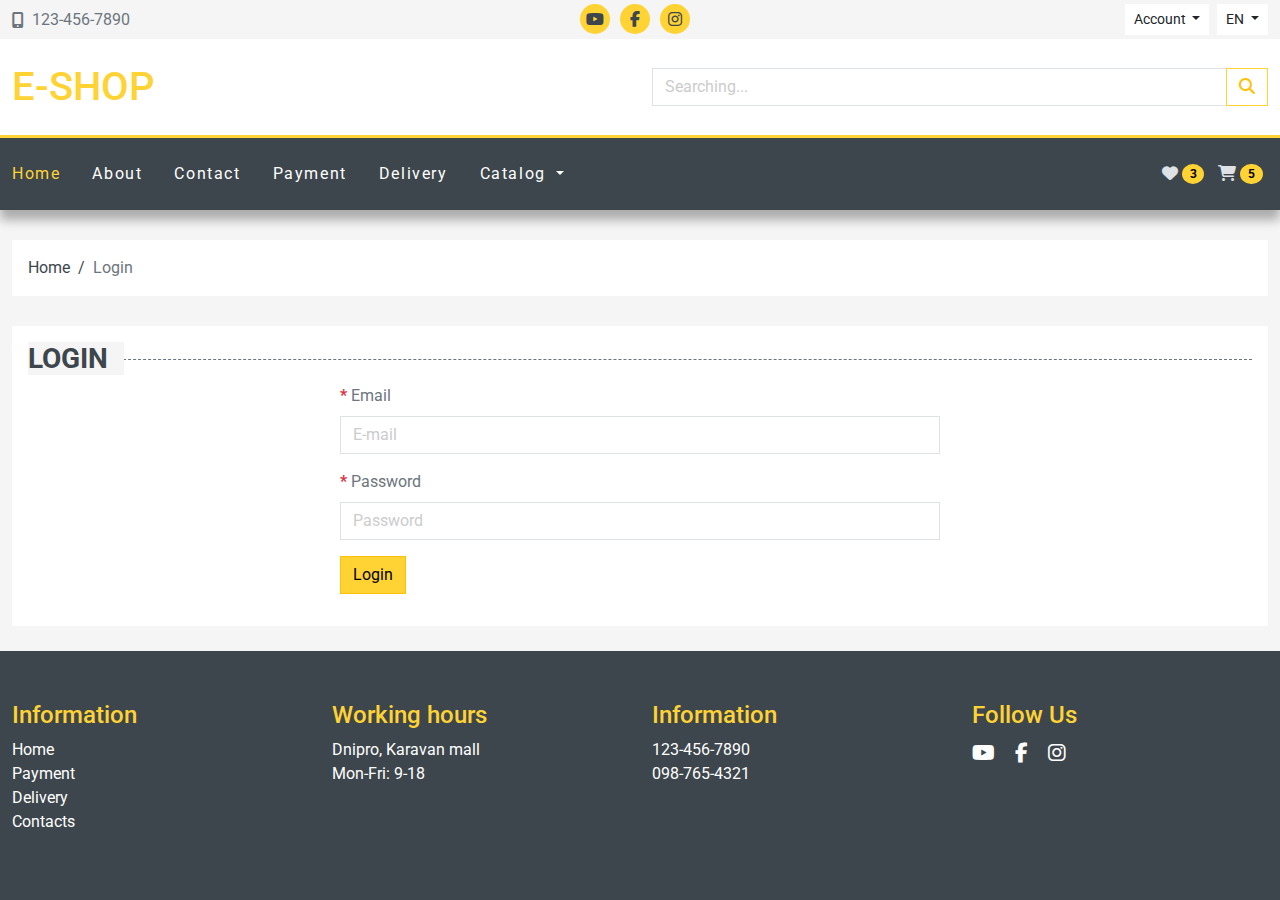
<file: login.html>
<!DOCTYPE html>
<html lang="en">
  <head>
    <meta charset="UTF-8" />
    <meta name="viewport" content="width=device-width, initial-scale=1.0" />
    <title>E-shop Login</title>
    <link rel="preconnect" href="https://fonts.googleapis.com" />
    <link rel="preconnect" href="https://fonts.gstatic.com" crossorigin />
    <link
      href="https://fonts.googleapis.com/css2?family=Roboto:wght@400;500;700&display=swap"
      rel="stylesheet"
    />
    <link
      rel="stylesheet"
      href="https://cdn.jsdelivr.net/npm/bootstrap@5.3.1/dist/css/bootstrap.min.css"
    />
    <link rel="stylesheet" href="https://cdnjs.cloudflare.com/ajax/libs/font-awesome/6.4.2/css/all.min.css">
    <link rel="stylesheet" href="https://cdnjs.cloudflare.com/ajax/libs/OwlCarousel2/2.3.4/assets/owl.carousel.min.css">
    <link rel="stylesheet" href="https://cdnjs.cloudflare.com/ajax/libs/OwlCarousel2/2.3.4/assets/owl.theme.default.min.css">
    <link rel="stylesheet" href="assets/css/main.css" />
    <link
      rel="shortcut icon"
      href="assets/img/favicon.ico"
      type="image/x-icon"
    />
  </head>
  <body>
    <div class="wrapper">
      <header class="header">
        <div class="header top py-1">
          <div class="container-fluid">
            <div class="row">
            <div class="col-6 col-sm-4">
            <div class="header-top-phone d-flex align-items-center h-100">
            <i class="fa-solid fa-mobile-screen-button fa-shake"></i>
            <a href="tel:+1234567890" class="ms-2">123-456-7890</a>
            </div>
            </div>
            <div class="col-sm-4 d-none d-sm-block">
              <ul class="social-icons d-flex justify-content-center">
                <li><a href="#"><i class="fa-brands fa-youtube fa-beat"></i></a></li>
                <li><a href="#"><i class="fa-brands fa-facebook-f fa-beat"></i></i></a></li>
                <li><a href="#"><i class="fa-brands fa-instagram fa-beat"></i></a></li>
              </ul>
            </div>
            <div class="col-6 col-sm-4">
              <div class="header-top-account d-flex justify-content-end">
              <div class="btn-group me-2">
                <div class="dropdown">
                  <button class="btn btn-sm dropdown-toggle" type="button" data-bs-toggle="dropdown" aria-expanded="false">
                    Account
                  </button>
                  <ul class="dropdown-menu">
                    <li><a class="dropdown-item" href="login.html">Sign in</a></li>
                    <li><a class="dropdown-item" href="register.html">Sign up</a></li>
                  </ul>
                </div>
              </div>
              <div class="btn-group">
                <div class="dropdown">
                  <button class="btn btn-sm dropdown-toggle" type="button" data-bs-toggle="dropdown" aria-expanded="false">
                    EN
                  </button>
                  <ul class="dropdown-menu">
                    <li><a class="dropdown-item" href="#">UA</a></li>
                    <li><a class="dropdown-item" href="#">DE</a></li>
                  </ul>
                </div>
              </div>
            </div>
          </div>
          </div>
          </div>
        </div>

        <div class="header-middle bg-white py-4">
          <div class="container-fluid">
            <div class="row align-items-center">
              <div class="col-sm-6">
                <a href="index.html" class="header-logo h1">E-shop</a>
              </div>
              


              <div class="col-sm-6 mt-2 mt-md-0">
                <form action="">
                  <div class="input-group">
                    <input type="text" class="form-control" name="search" placeholder="Searching..." aria-label="Searching..." aria-describedby="button-search">
                    <button class="btn btn-outline-warning" type="submit" id="button-search"><i class="fa-solid fa-magnifying-glass"></i></button>
                  </div>
                </form>
              </div>
            </div>
          </div>
        </div>
        <div class="offcanvas offcanvas-end" tabindex="-1" id="offcanvasCart" aria-labelledby="offcanvasCartLabel">
          <div class="offcanvas-header">
            <h5 class="offcanvas-title" id="offcanvasCartLabel">Offcanvas</h5>
            <button type="button" class="btn-close" data-bs-dismiss="offcanvas" aria-label="Close"></button>
          </div>
          <div class="offcanvas-body">
            <div class="table-responsive">
              <table class="table offcanvasCart-table">
                <tbody>
                  <tr>
                    <td class="product-img-td"><a href="#"><img src="assets/img/products/1.jpg" alt=""></a>
                    </td>
                    <td><a href="#">Product 1 "The BESTSELLER of the 2023"</a></td>
                    <td>$65</td>
                    <td>&times;1</td>
                    <td><button class="btn btn-danger"><i class="fa-regular fa-circle-xmark"></i></button></td>
                  </tr>
                  <tr>
                    <td class="product-img-td"><a href="#"><img src="assets/img/products/2.jpg" alt=""></a>
                    </td>
                    <td><a href="#">Product 1 "The BESTSELLER of the 2023"</a></td>
                    <td>$80</td>
                    <td>&times;2</td>
                    <td><button class="btn btn-danger"><i class="fa-regular fa-circle-xmark"></i></button></td>
                  </tr>
                  <tr>
                    <td class="product-img-td"><a href="#"><img src="assets/img/products/3.jpg" alt=""></a>
                    </td>
                    <td><a href="#">Product 1 "The BESTSELLER of the 2023"</a></td>
                    <td>$100</td>
                    <td>&times;1</td>
                    <td><button class="btn btn-danger"><i class="fa-regular fa-circle-xmark"></i></button></td>
                  </tr>
                </tbody>
                <tfoot>
                  <tr>
                    <td colspan="4" class="text-end">Total</td>
                    <td>$325</td>
                  </tr>
                </tfoot>
              </table>
            </div>
            <div class="text-end">
              <a href="cart.html" class="btn btn-outline-warning">Cart</a>
            <a href="checkout.html" class="btn btn-outline-secondary">Checkout</a>
            </div>
            
            <div class="dropdown mt-3">
              <button class="btn btn-warning dropdown-toggle" type="button" data-bs-toggle="dropdown">
                Dropdown button
              </button>
              <ul class="dropdown-menu">
                <li><a class="dropdown-item closecart" href="#footer" data-href="footer">Footer</a></li>
                <li><a class="dropdown-item closecart" href="#about" data-href="about">About</a></li>
                <li><a class="dropdown-item closecart" href="#map" data-href="map">Map</a></li>
              </ul>
            </div>
          </div>
        </div>
      </header>

      <div class="header-bottom sticky-top" id="header-nav">
        <nav class="navbar navbar-expand-md bg-dark" data-bs-theme="dark">
          <div class="container-fluid">
            <button class="navbar-toggler" type="button" data-bs-toggle="offcanvas" data-bs-target="#offcanvasNavbar" aria-controls="offcanvasNavbar" aria-expanded="false" aria-label="Toggle navigation">
              <span class="navbar-toggler-icon"></span>
            </button>
            <div class="offcanvas offcanvas-start" id="offcanvasNavbar" tabindex="-1" aria-labelledby="offcanvasNavbarLabel">
              <div class="offcanvas-header">
                <h5 class="offcanvas-title" id="offcanvasNavbarLabel">Catalog</h5>
                <button type="button" class="btn-close" data-bs-dismiss="offcanvas" aria-label="Close"></button>
              </div>
              <div class="offcanvas-body">
                <ul class="navbar-nav">
                <li class="nav-item">
                  <a class="nav-link active" aria-current="page" href="index.html">Home</a>
                </li>
                <li class="nav-item">
                  <a class="nav-link" href="#">About</a>
                </li>
                <li class="nav-item">
                  <a class="nav-link" href="#">Contact</a>
                </li>
                <li class="nav-item">
                  <a class="nav-link" href="#">Payment</a>
                </li>
                <li class="nav-item">
                  <a class="nav-link" href="#">Delivery</a>
                </li>
                <li class="nav-item dropdown">
                  <a class="nav-link dropdown-toggle" href="#" role="button" data-bs-toggle="dropdown" aria-expanded="false" data-bs-auto-close="outside">
                    Catalog
                  </a>
                
                  <ul class="dropdown-menu dropdown-menu-end">
                    <li><a class="dropdown-item" href="category.html">Shoes</a></li>
                    <li><a class="dropdown-item" href="category.html">Jeans</a></li>
                    <li><a class="dropdown-item" href="category.html">Swimwear</a></li>
                    <li><a class="dropdown-item" href="category.html">Jackets</a></li>
                    <li class="nav-item dropend"><a class="dropdown-item dropdown-toggle" href="#" data-bs-toggle="dropdown" data-bs-auto-close="outside">Sportswear</a>
                    <ul class="dropdown-menu dropdown-menu-end">
                      <li>
                        <a class="dropdown-item" href="category.html">Men's Sportwear</a>
                      </li>
                      <li>
                        <a class="dropdown-item" href="category.html">Women's Sportwear</a>
                      </li>
                      <li>
                        <a class="dropdown-item" href="category.html">Baby's Sportwear</a>
                      </li>
                    </ul>
                    </li>
                  </ul>
                </li>
              </ul>
            </div>
            </div>
            <div>
              <a href="#" class="btn p-1"><i class="fa-solid fa-heart"></i>
                <span class="badge text-bg-warning cart-badge bg-warning rounded-circle">3</span>
              </a>
              <button class="btn p-1" id="cart-open" type="button" data-bs-toggle="offcanvas" data-bs-target="#offcanvasCart" aria-controls="offcanvasCart"><i class="fa-solid fa-cart-shopping"></i>
                <span class="badge text-bg-warning cart-badge bg-warning rounded-circle">5</span></button>
            </div>
          </div>
        </nav>
      </div>


      <main class="main">
        <div class="container-fluid">
          <div class="row">
            <div class="col-12">
              <nav class="breadcrumbs">
                <ul class="list-unstyled">
                  <li><a href="index.html">Home</a></li>
                  <li><span>Login</span></li>
                </ul>
              </nav>
            </div>
          </div>
        </div>

        <div class="container-fluid mb-3">
          <div class="row">
            <div class="col-12">
              <div class="page-register bg-white p-3">
                <h1 class="section-title h3"><span>Login</span></h1>
                <div class="row">
                  <div class="col-md-6 offset-md-3">
                    <form action="" class="needs-validation" novalidate>
                      
                      <div class="mb-3">
                        <label for="email" class="form-label required">Email</label>
                        <input type="email" class="form-control" id="email" placeholder="E-mail" required>
                        <div class="invalid-feedback">
                          Email is required
                        </div>
                      </div>
                      
                      <div class="mb-3">
                        <label for="password" class="form-label required">Password</label>
                        <input type="password" class="form-control" id="phone" placeholder="Password" required>
                        <div class="invalid-feedback">
                          Password is required
                        </div>
                      </div>
                      <div class="mb-3">
                        <button type="submit" class="btn btn-warning">Login</button>
                      </div>
                    </form>
                  </div>
                </div>
                
              </div>
            </div>
          </div>
        </div>

        
      </main>

      <footer class="footer" id="footer">
        <div class="container-fluid">
          <div class="row">
            <div class="col-md-3 col-6">
              <h4>Information</h4>
              <ul class="list-unstyled">
                <li><a href="index.html">Home</a></li>
                <li><a href="#">Payment</a></li>
                <li><a href="#">Delivery</a></li>
                <li><a href="#">Contacts</a></li>
              </ul>
            </div>
            <div class="col-md-3 col-6">
              <h4>Working hours</h4>
              <ul class="list-unstyled">
                <li>Dnipro, Karavan mall</li>
                <li>Mon-Fri: 9-18</li>
              </ul>
            </div>
            <div class="col-md-3 col-6">
              <h4>Information</h4>
              <ul class="list-unstyled">
                <li><a href="tel:1234567890">123-456-7890</a></li>
                <li><a href="tel:0987654321">098-765-4321</a></li>
              </ul>
            </div>
            <div class="col-md-3 col-6">
              <h4>Follow Us</h4>
              <ul class="list-unstyled footer-icons">
                <li><a href="#"><i class="fa-brands fa-youtube fa-beat"></i></a></li>
                <li><a href="#"><i class="fa-brands fa-facebook-f fa-beat"></i></i></a></li>
                <li><a href="#"><i class="fa-brands fa-instagram fa-beat"></i></a></li>
              </ul>
            </div>
          </div>
        </div>
      </footer>
    </div>

    <button id="top">
      <i class="fa-regular fa-square-caret-up fa-beat-fade"></i>
    </button>

    <script src="https://cdnjs.cloudflare.com/ajax/libs/jquery/3.7.1/jquery.min.js"></script>
    <script src="https://cdn.jsdelivr.net/npm/bootstrap@5.3.1/dist/js/bootstrap.bundle.min.js"></script>
    <script src="https://cdnjs.cloudflare.com/ajax/libs/OwlCarousel2/2.3.4/owl.carousel.min.js"></script>
    <script src="assets/js/main.js"></script>
  </body>
</html>
</file>
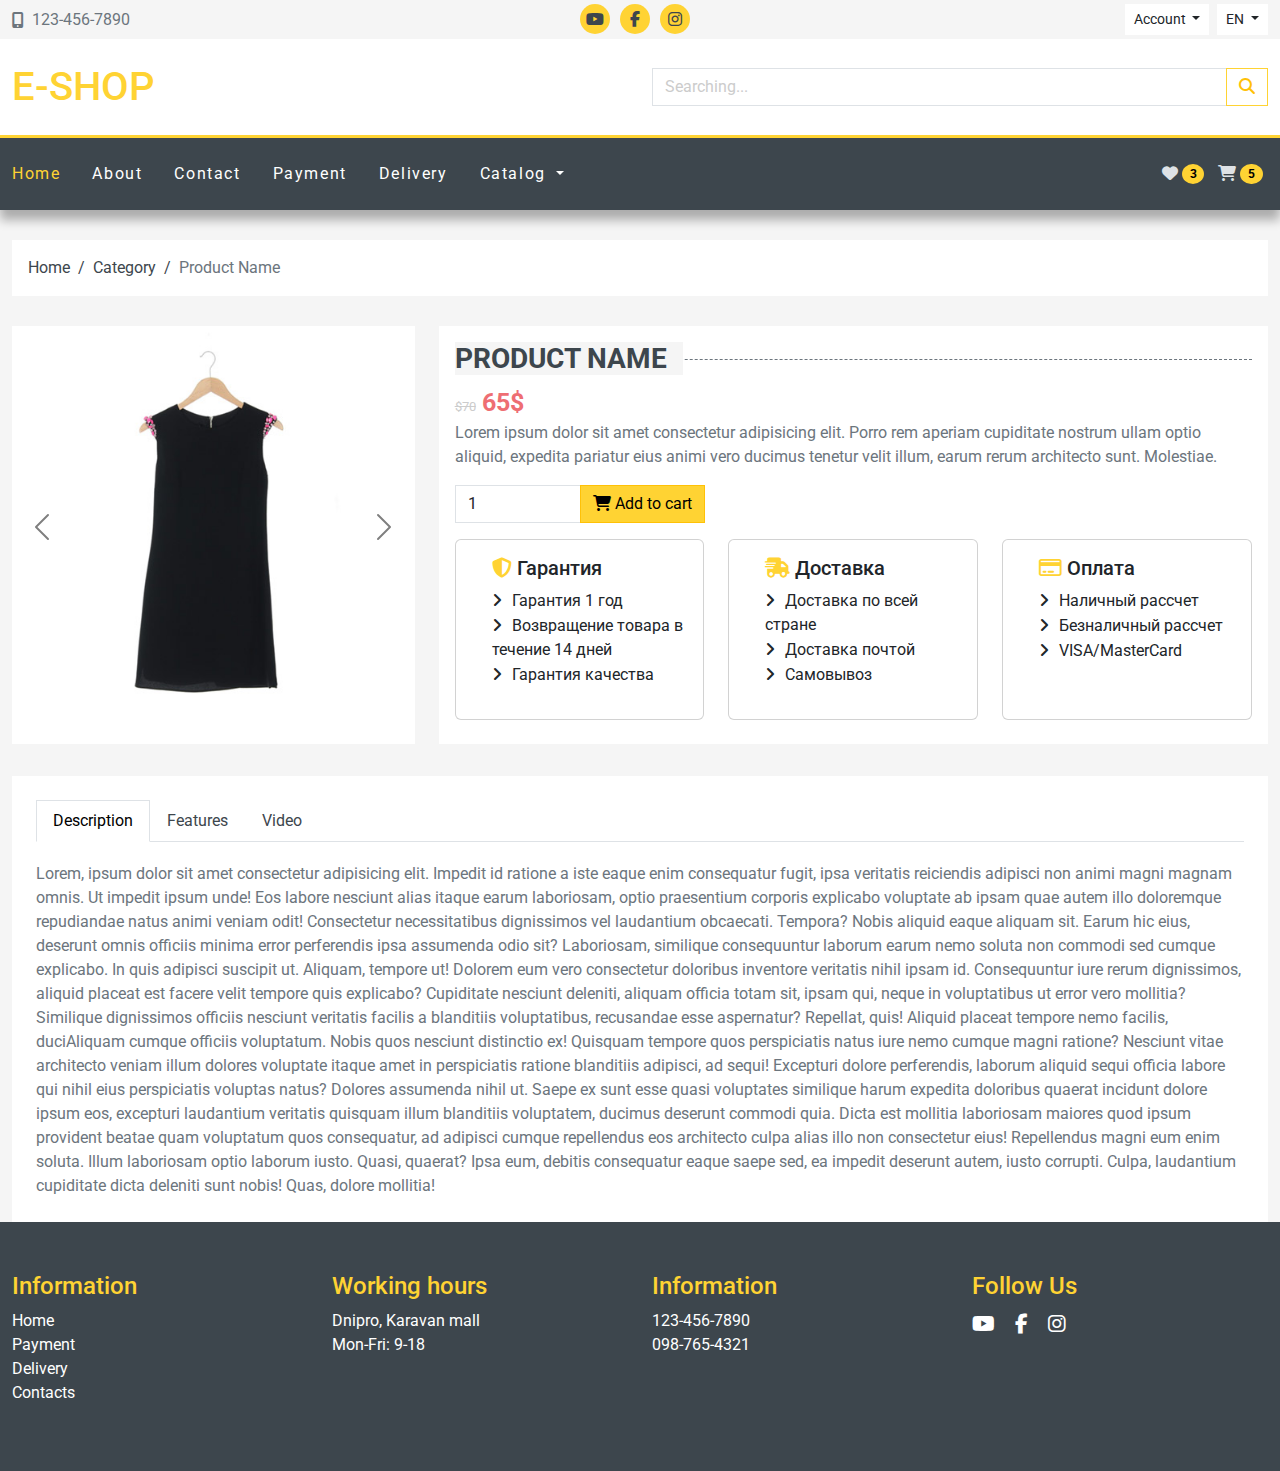
<file: product.html>
<!DOCTYPE html>
<html lang="en">
  <head>
    <meta charset="UTF-8" />
    <meta name="viewport" content="width=device-width, initial-scale=1.0" />
    <title>E-shop Product</title>
    <link rel="preconnect" href="https://fonts.googleapis.com" />
    <link rel="preconnect" href="https://fonts.gstatic.com" crossorigin />
    <link
      href="https://fonts.googleapis.com/css2?family=Roboto:wght@400;500;700&display=swap"
      rel="stylesheet"
    />
    <link
      rel="stylesheet"
      href="https://cdn.jsdelivr.net/npm/bootstrap@5.3.1/dist/css/bootstrap.min.css"
    />
    <link rel="stylesheet" href="https://cdnjs.cloudflare.com/ajax/libs/font-awesome/6.4.2/css/all.min.css">
    <link rel="stylesheet" href="https://cdnjs.cloudflare.com/ajax/libs/OwlCarousel2/2.3.4/assets/owl.carousel.min.css">
    <link rel="stylesheet" href="https://cdnjs.cloudflare.com/ajax/libs/OwlCarousel2/2.3.4/assets/owl.theme.default.min.css">
    <link rel="stylesheet" href="assets/css/main.css" />
    <link
      rel="shortcut icon"
      href="assets/img/favicon.ico"
      type="image/x-icon"
    />
  </head>
  <body>
    <div class="wrapper">
      <header class="header">
        <div class="header top py-1">
          <div class="container-fluid">
            <div class="row">
            <div class="col-6 col-sm-4">
            <div class="header-top-phone d-flex align-items-center h-100">
            <i class="fa-solid fa-mobile-screen-button fa-shake"></i>
            <a href="tel:+1234567890" class="ms-2">123-456-7890</a>
            </div>
            </div>
            <div class="col-sm-4 d-none d-sm-block">
              <ul class="social-icons d-flex justify-content-center">
                <li><a href="#"><i class="fa-brands fa-youtube fa-beat"></i></a></li>
                <li><a href="#"><i class="fa-brands fa-facebook-f fa-beat"></i></i></a></li>
                <li><a href="#"><i class="fa-brands fa-instagram fa-beat"></i></a></li>
              </ul>
            </div>
            <div class="col-6 col-sm-4">
              <div class="header-top-account d-flex justify-content-end">
              <div class="btn-group me-2">
                <div class="dropdown">
                  <button class="btn btn-sm dropdown-toggle" type="button" data-bs-toggle="dropdown" aria-expanded="false">
                    Account
                  </button>
                  <ul class="dropdown-menu">
                    <li><a class="dropdown-item" href="login.html">Sign in</a></li>
                    <li><a class="dropdown-item" href="register.html">Sign up</a></li>
                  </ul>
                </div>
              </div>
              <div class="btn-group">
                <div class="dropdown">
                  <button class="btn btn-sm dropdown-toggle" type="button" data-bs-toggle="dropdown" aria-expanded="false">
                    EN
                  </button>
                  <ul class="dropdown-menu">
                    <li><a class="dropdown-item" href="#">UA</a></li>
                    <li><a class="dropdown-item" href="#">DE</a></li>
                  </ul>
                </div>
              </div>
            </div>
          </div>
          </div>
          </div>
        </div>

        <div class="header-middle bg-white py-4">
          <div class="container-fluid">
            <div class="row align-items-center">
              <div class="col-sm-6">
                <a href="index.html" class="header-logo h1">E-shop</a>
              </div>
              


              <div class="col-sm-6 mt-2 mt-md-0">
                <form action="">
                  <div class="input-group">
                    <input type="text" class="form-control" name="search" placeholder="Searching..." aria-label="Searching..." aria-describedby="button-search">
                    <button class="btn btn-outline-warning" type="submit" id="button-search"><i class="fa-solid fa-magnifying-glass"></i></button>
                  </div>
                </form>
              </div>
            </div>
          </div>
        </div>
        <div class="offcanvas offcanvas-end" tabindex="-1" id="offcanvasCart" aria-labelledby="offcanvasCartLabel">
          <div class="offcanvas-header">
            <h5 class="offcanvas-title" id="offcanvasCartLabel">Offcanvas</h5>
            <button type="button" class="btn-close" data-bs-dismiss="offcanvas" aria-label="Close"></button>
          </div>
          <div class="offcanvas-body">
            <div class="table-responsive">
              <table class="table offcanvasCart-table">
                <tbody>
                  <tr>
                    <td class="product-img-td"><a href="#"><img src="assets/img/products/1.jpg" alt=""></a>
                    </td>
                    <td><a href="#">Product 1 "The BESTSELLER of the 2023"</a></td>
                    <td>$65</td>
                    <td>&times;1</td>
                    <td><button class="btn btn-danger"><i class="fa-regular fa-circle-xmark"></i></button></td>
                  </tr>
                  <tr>
                    <td class="product-img-td"><a href="#"><img src="assets/img/products/2.jpg" alt=""></a>
                    </td>
                    <td><a href="#">Product 1 "The BESTSELLER of the 2023"</a></td>
                    <td>$80</td>
                    <td>&times;2</td>
                    <td><button class="btn btn-danger"><i class="fa-regular fa-circle-xmark"></i></button></td>
                  </tr>
                  <tr>
                    <td class="product-img-td"><a href="#"><img src="assets/img/products/3.jpg" alt=""></a>
                    </td>
                    <td><a href="#">Product 1 "The BESTSELLER of the 2023"</a></td>
                    <td>$100</td>
                    <td>&times;1</td>
                    <td><button class="btn btn-danger"><i class="fa-regular fa-circle-xmark"></i></button></td>
                  </tr>
                </tbody>
                <tfoot>
                  <tr>
                    <td colspan="4" class="text-end">Total</td>
                    <td>$325</td>
                  </tr>
                </tfoot>
              </table>
            </div>
            <div class="text-end">
              <a href="cart.html" class="btn btn-outline-warning">Cart</a>
            <a href="checkout.html" class="btn btn-outline-secondary">Checkout</a>
            </div>
            
            <div class="dropdown mt-3">
              <button class="btn btn-warning dropdown-toggle" type="button" data-bs-toggle="dropdown">
                Dropdown button
              </button>
              <ul class="dropdown-menu">
                <li><a class="dropdown-item closecart" href="#footer" data-href="footer">Footer</a></li>
                <li><a class="dropdown-item closecart" href="#about" data-href="about">About</a></li>
                <li><a class="dropdown-item closecart" href="#map" data-href="map">Map</a></li>
              </ul>
            </div>
          </div>
        </div>
      </header>

      <div class="header-bottom sticky-top" id="header-nav">
        <nav class="navbar navbar-expand-md bg-dark" data-bs-theme="dark">
          <div class="container-fluid">
            <button class="navbar-toggler" type="button" data-bs-toggle="offcanvas" data-bs-target="#offcanvasNavbar" aria-controls="offcanvasNavbar" aria-expanded="false" aria-label="Toggle navigation">
              <span class="navbar-toggler-icon"></span>
            </button>
            <div class="offcanvas offcanvas-start" id="offcanvasNavbar" tabindex="-1" aria-labelledby="offcanvasNavbarLabel">
              <div class="offcanvas-header">
                <h5 class="offcanvas-title" id="offcanvasNavbarLabel">Catalog</h5>
                <button type="button" class="btn-close" data-bs-dismiss="offcanvas" aria-label="Close"></button>
              </div>
              <div class="offcanvas-body">
                <ul class="navbar-nav">
                <li class="nav-item">
                  <a class="nav-link active" aria-current="page" href="index.html">Home</a>
                </li>
                <li class="nav-item">
                  <a class="nav-link" href="#">About</a>
                </li>
                <li class="nav-item">
                  <a class="nav-link" href="#">Contact</a>
                </li>
                <li class="nav-item">
                  <a class="nav-link" href="#">Payment</a>
                </li>
                <li class="nav-item">
                  <a class="nav-link" href="#">Delivery</a>
                </li>
                <li class="nav-item dropdown">
                  <a class="nav-link dropdown-toggle" href="#" role="button" data-bs-toggle="dropdown" aria-expanded="false" data-bs-auto-close="outside">
                    Catalog
                  </a>
                
                  <ul class="dropdown-menu dropdown-menu-end">
                    <li><a class="dropdown-item" href="category.html">Shoes</a></li>
                    <li><a class="dropdown-item" href="category.html">Jeans</a></li>
                    <li><a class="dropdown-item" href="category.html">Swimwear</a></li>
                    <li><a class="dropdown-item" href="category.html">Jackets</a></li>
                    <li class="nav-item dropend"><a class="dropdown-item dropdown-toggle" href="#" data-bs-toggle="dropdown" data-bs-auto-close="outside">Sportswear</a>
                    <ul class="dropdown-menu dropdown-menu-end">
                      <li>
                        <a class="dropdown-item" href="category.html">Men's Sportwear</a>
                      </li>
                      <li>
                        <a class="dropdown-item" href="category.html">Women's Sportwear</a>
                      </li>
                      <li>
                        <a class="dropdown-item" href="category.html">Baby's Sportwear</a>
                      </li>
                    </ul>
                    </li>
                  </ul>
                </li>
              </ul>
            </div>
            </div>
            <div>
              <a href="#" class="btn p-1"><i class="fa-solid fa-heart"></i>
                <span class="badge text-bg-warning cart-badge bg-warning rounded-circle">3</span>
              </a>
              <button class="btn p-1" id="cart-open" type="button" data-bs-toggle="offcanvas" data-bs-target="#offcanvasCart" aria-controls="offcanvasCart"><i class="fa-solid fa-cart-shopping"></i>
                <span class="badge text-bg-warning cart-badge bg-warning rounded-circle">5</span></button>
            </div>
          </div>
        </nav>
      </div>


      <main class="main">
        <div class="container-fluid">
          <div class="row">
            <div class="col-12">
              <nav class="breadcrumbs">
                <ul class="list-unstyled">
                  <li><a href="index.html">Home</a></li>
                  <li><a href="category.html">Category</a></li>
                  <li><span>Product Name</span></li>
                </ul>
              </nav>
            </div>
          </div>
        </div>

        <div class="container-fluid">
          <div class="row">
            <div class="col-md-5 col-lg-4 mb-3">
              <div class="bg-white h-100">
                <div id="carouselExampleFade" class="carousel slide carousel-dark carousel-fade">
                  <div class="carousel-inner">
                    <div class="carousel-item active">
                      <img src="assets/img/products/1.jpg" class="d-block h-100" alt="...">
                    </div>
                    <div class="carousel-item">
                      <img src="assets/img/products/2.jpg" class="d-block h-100" alt="...">
                    </div>
                    <div class="carousel-item">
                      <img src="assets/img/products/3.jpg" class="d-block h-100" alt="...">
                    </div>
                  </div>
                  <button class="carousel-control-prev" type="button" data-bs-target="#carouselExampleFade" data-bs-slide="prev">
                    <span class="carousel-control-prev-icon" aria-hidden="true"></span>
                    <span class="visually-hidden">Previous</span>
                  </button>
                  <button class="carousel-control-next" type="button" data-bs-target="#carouselExampleFade" data-bs-slide="next">
                    <span class="carousel-control-next-icon" aria-hidden="true"></span>
                    <span class="visually-hidden">Next</span>
                  </button>
                </div>
              </div>
            </div>
            <div class="col-md-7 col-lg-8 mb-3">
              <div class="bg-white product-content p-3 h-100">
                <h1 class="section-title h3"><span>PRODUCT NAME</span></h1>
                <div class="product-price">
                  <small>$70</small>
                  65$
                </div>
                <p>Lorem ipsum dolor sit amet consectetur adipisicing elit. Porro rem aperiam cupiditate nostrum ullam optio aliquid, expedita pariatur eius animi vero ducimus tenetur velit illum, earum rerum architecto sunt. Molestiae.</p>
              <div class="product-add2cart">
                <div class="input-group">
                  <input type="number" class="form-control" value="1" step="1" min="1" max="15">
                  <button class="btn btn-warning"><i class="fas fa-shopping-cart pe-1"></i>Add to cart</button>
                </div>
              </div>

              <div class="row mt-3">
                                <div class="col-lg-4 mb-2">
                                    <div class="card h-100">
                                        <div class="card-body">
                                            <h5 class="card-title"><i class="fa-solid fa-shield-halved"></i> Гарантия
                                            </h5>
                                            <ul class="list-unstyled">
                                                <li>Гарантия 1 год</li>
                                                <li>Возвращение товара в течение 14 дней</li>
                                                <li>Гарантия качества</li>
                                            </ul>
                                        </div>
                                    </div>
                                </div>

                                <div class="col-lg-4 mb-2">
                                    <div class="card h-100">
                                        <div class="card-body">
                                            <h5 class="card-title"><i class="fa-solid fa-truck-fast"></i> Доставка</h5>
                                            <ul class="list-unstyled">
                                                <li>Доставка по всей стране</li>
                                                <li>Доставка почтой</li>
                                                <li>Самовывоз</li>
                                            </ul>
                                        </div>
                                    </div>
                                </div>

                                <div class="col-lg-4 mb-2">
                                    <div class="card h-100">
                                        <div class="card-body">
                                            <h5 class="card-title"><i class="fa-regular fa-credit-card"></i> Оплата</h5>
                                            <ul class="list-unstyled">
                                                <li>Наличный рассчет</li>
                                                <li>Безналичный рассчет</li>
                                                <li>VISA/MasterCard</li>
                                            </ul>
                                        </div>
                                    </div>
                                </div>
                            </div>
              </div>              
            </div>
          </div>
          
          <div class="row mt-3">
            <div class="col-12">
              <div class="product-content-details bg-white p-4">
                <ul class="nav nav-tabs" id="myTab" role="tablist">
                  <li class="nav-item" role="presentation">
                    <button class="nav-link active" id="description-tab" data-bs-toggle="tab" data-bs-target="#description-tab-pane" type="button" role="tab" aria-controls="description-tab-pane" aria-selected="true">Description</button>
                  </li>
                  <li class="nav-item" role="presentation">
                    <button class="nav-link" id="features-tab" data-bs-toggle="tab" data-bs-target="#features-tab-pane" type="button" role="tab" aria-controls="features-tab-pane" aria-selected="false">Features</button>
                  </li>
                  <li class="nav-item" role="presentation">
                    <button class="nav-link" id="video-tab" data-bs-toggle="tab" data-bs-target="#video-tab-pane" type="button" role="tab" aria-controls="video-tab-pane" aria-selected="false">Video</button>
                  </li>
                  
                </ul>
                <div class="tab-content" id="myTabContent">
                  <div class="tab-pane fade show active" id="description-tab-pane" role="tabpanel" aria-labelledby="description-tab" tabindex="0">
                    Lorem, ipsum dolor sit amet consectetur adipisicing elit. Impedit id ratione a iste eaque enim consequatur fugit, ipsa veritatis reiciendis adipisci non animi magni magnam omnis. Ut impedit ipsum unde!
                    Eos labore nesciunt alias itaque earum laboriosam, optio praesentium corporis explicabo voluptate ab ipsam quae autem illo doloremque repudiandae natus animi veniam odit! Consectetur necessitatibus dignissimos vel laudantium obcaecati. Tempora?
                    Nobis aliquid eaque aliquam sit. Earum hic eius, deserunt omnis officiis minima error perferendis ipsa assumenda odio sit? Laboriosam, similique consequuntur laborum earum nemo soluta non commodi sed cumque explicabo.
                    In quis adipisci suscipit ut. Aliquam, tempore ut! Dolorem eum vero consectetur doloribus inventore veritatis nihil ipsam id. Consequuntur iure rerum dignissimos, aliquid placeat est facere velit tempore quis explicabo?
                    Cupiditate nesciunt deleniti, aliquam officia totam sit, ipsam qui, neque in voluptatibus ut error vero mollitia? Similique dignissimos officiis nesciunt veritatis facilis a blanditiis voluptatibus, recusandae esse aspernatur? Repellat, quis!
                    Aliquid placeat tempore nemo facilis, duciAliquam cumque officiis voluptatum. Nobis quos nesciunt distinctio ex! Quisquam tempore quos perspiciatis natus iure nemo cumque magni ratione?
                    Nesciunt vitae architecto veniam illum dolores voluptate itaque amet in perspiciatis ratione blanditiis adipisci, ad sequi! Excepturi dolore perferendis, laborum aliquid sequi officia labore qui nihil eius perspiciatis voluptas natus?
                    Dolores assumenda nihil ut. Saepe ex sunt esse quasi voluptates similique harum expedita doloribus quaerat incidunt dolore ipsum eos, excepturi laudantium veritatis quisquam illum blanditiis voluptatem, ducimus deserunt commodi quia.
                    Dicta est mollitia laboriosam maiores quod ipsum provident beatae quam voluptatum quos consequatur, ad adipisci cumque repellendus eos architecto culpa alias illo non consectetur eius! Repellendus magni eum enim soluta.
                    Illum laboriosam optio laborum iusto. Quasi, quaerat? Ipsa eum, debitis consequatur eaque saepe sed, ea impedit deserunt autem, iusto corrupti. Culpa, laudantium cupiditate dicta deleniti sunt nobis! Quas, dolore mollitia!
                  </div>
                  <div class="tab-pane fade" id="features-tab-pane" role="tabpanel" aria-labelledby="features-tab" tabindex="0">
                    <table class="table">
                      
                      <tbody>
                        <tr>
                          <th scope="row">Colors</th>
                          <td>Black, White, Red</td>
                        </tr>
                        <tr>
                          <th scope="row">Size</th>
                          <td>S, M, L, XL</td>
                        </tr>
                        </tbody>
                    </table>
                  </div>
                  <div class="tab-pane fade" id="video-tab-pane" role="tabpanel" aria-labelledby="video-tab" tabindex="0">
                    <div class="ratio ratio-16x9">
                    <iframe width="560" height="315" src="https://www.youtube.com/embed/h4s0llOpKrU?si=_anLlP-MnUE7_otn" title="YouTube video player" frameborder="0" allow="accelerometer; autoplay; clipboard-write; encrypted-media; gyroscope; picture-in-picture; web-share" allowfullscreen></iframe>
                  </div>
                  </div>
                </div>
              </div>
            </div>
          </div>

        </div>
      </main>

      <footer class="footer" id="footer">
        <div class="container-fluid">
          <div class="row">
            <div class="col-md-3 col-6">
              <h4>Information</h4>
              <ul class="list-unstyled">
                <li><a href="index.html">Home</a></li>
                <li><a href="#">Payment</a></li>
                <li><a href="#">Delivery</a></li>
                <li><a href="#">Contacts</a></li>
              </ul>
            </div>
            <div class="col-md-3 col-6">
              <h4>Working hours</h4>
              <ul class="list-unstyled">
                <li>Dnipro, Karavan mall</li>
                <li>Mon-Fri: 9-18</li>
              </ul>
            </div>
            <div class="col-md-3 col-6">
              <h4>Information</h4>
              <ul class="list-unstyled">
                <li><a href="tel:1234567890">123-456-7890</a></li>
                <li><a href="tel:0987654321">098-765-4321</a></li>
              </ul>
            </div>
            <div class="col-md-3 col-6">
              <h4>Follow Us</h4>
              <ul class="list-unstyled footer-icons">
                <li><a href="#"><i class="fa-brands fa-youtube fa-beat"></i></a></li>
                <li><a href="#"><i class="fa-brands fa-facebook-f fa-beat"></i></i></a></li>
                <li><a href="#"><i class="fa-brands fa-instagram fa-beat"></i></a></li>
              </ul>
            </div>
          </div>
        </div>
      </footer>
    </div>

    <button id="top">
      <i class="fa-regular fa-square-caret-up fa-beat-fade"></i>
    </button>

    <script src="https://cdnjs.cloudflare.com/ajax/libs/jquery/3.7.1/jquery.min.js"></script>
    <script src="https://cdn.jsdelivr.net/npm/bootstrap@5.3.1/dist/js/bootstrap.bundle.min.js"></script>
    <script src="https://cdnjs.cloudflare.com/ajax/libs/OwlCarousel2/2.3.4/owl.carousel.min.js"></script>
    <script src="assets/js/main.js"></script>
  </body>
</html>
</file>
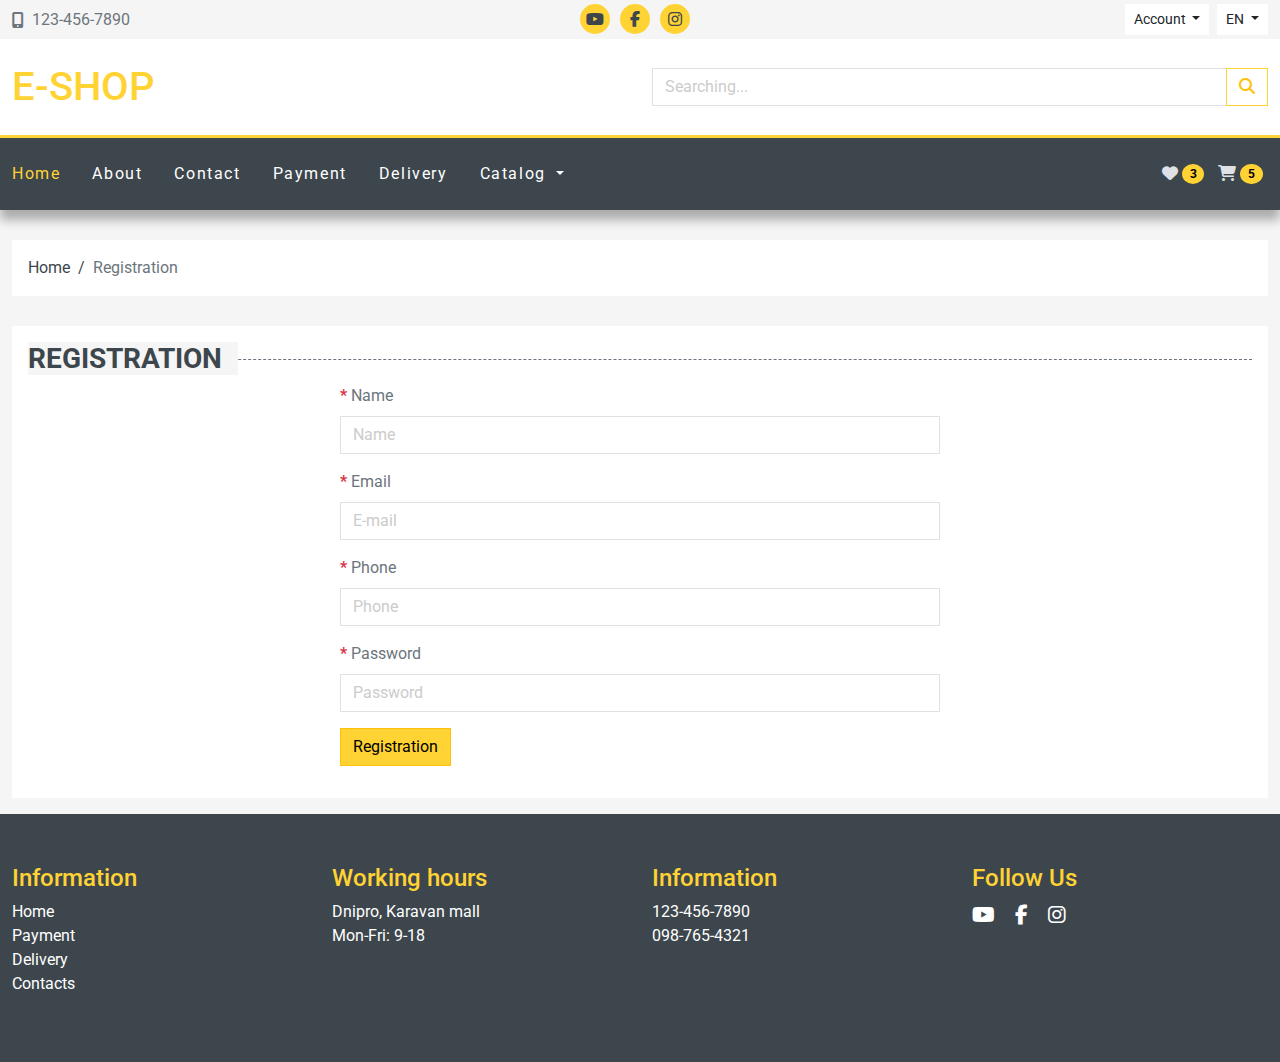
<file: register.html>
<!DOCTYPE html>
<html lang="en">
  <head>
    <meta charset="UTF-8" />
    <meta name="viewport" content="width=device-width, initial-scale=1.0" />
    <title>E-shop Registration</title>
    <link rel="preconnect" href="https://fonts.googleapis.com" />
    <link rel="preconnect" href="https://fonts.gstatic.com" crossorigin />
    <link
      href="https://fonts.googleapis.com/css2?family=Roboto:wght@400;500;700&display=swap"
      rel="stylesheet"
    />
    <link
      rel="stylesheet"
      href="https://cdn.jsdelivr.net/npm/bootstrap@5.3.1/dist/css/bootstrap.min.css"
    />
    <link rel="stylesheet" href="https://cdnjs.cloudflare.com/ajax/libs/font-awesome/6.4.2/css/all.min.css">
    <link rel="stylesheet" href="https://cdnjs.cloudflare.com/ajax/libs/OwlCarousel2/2.3.4/assets/owl.carousel.min.css">
    <link rel="stylesheet" href="https://cdnjs.cloudflare.com/ajax/libs/OwlCarousel2/2.3.4/assets/owl.theme.default.min.css">
    <link rel="stylesheet" href="assets/css/main.css" />
    <link
      rel="shortcut icon"
      href="assets/img/favicon.ico"
      type="image/x-icon"
    />
  </head>
  <body>
    <div class="wrapper">
      <header class="header">
        <div class="header top py-1">
          <div class="container-fluid">
            <div class="row">
            <div class="col-6 col-sm-4">
            <div class="header-top-phone d-flex align-items-center h-100">
            <i class="fa-solid fa-mobile-screen-button fa-shake"></i>
            <a href="tel:+1234567890" class="ms-2">123-456-7890</a>
            </div>
            </div>
            <div class="col-sm-4 d-none d-sm-block">
              <ul class="social-icons d-flex justify-content-center">
                <li><a href="#"><i class="fa-brands fa-youtube fa-beat"></i></a></li>
                <li><a href="#"><i class="fa-brands fa-facebook-f fa-beat"></i></i></a></li>
                <li><a href="#"><i class="fa-brands fa-instagram fa-beat"></i></a></li>
              </ul>
            </div>
            <div class="col-6 col-sm-4">
              <div class="header-top-account d-flex justify-content-end">
              <div class="btn-group me-2">
                <div class="dropdown">
                  <button class="btn btn-sm dropdown-toggle" type="button" data-bs-toggle="dropdown" aria-expanded="false">
                    Account
                  </button>
                  <ul class="dropdown-menu">
                    <li><a class="dropdown-item" href="login.html">Sign in</a></li>
                    <li><a class="dropdown-item" href="register.html">Sign up</a></li>
                  </ul>
                </div>
              </div>
              <div class="btn-group">
                <div class="dropdown">
                  <button class="btn btn-sm dropdown-toggle" type="button" data-bs-toggle="dropdown" aria-expanded="false">
                    EN
                  </button>
                  <ul class="dropdown-menu">
                    <li><a class="dropdown-item" href="#">UA</a></li>
                    <li><a class="dropdown-item" href="#">DE</a></li>
                  </ul>
                </div>
              </div>
            </div>
          </div>
          </div>
          </div>
        </div>

        <div class="header-middle bg-white py-4">
          <div class="container-fluid">
            <div class="row align-items-center">
              <div class="col-sm-6">
                <a href="index.html" class="header-logo h1">E-shop</a>
              </div>
              


              <div class="col-sm-6 mt-2 mt-md-0">
                <form action="">
                  <div class="input-group">
                    <input type="text" class="form-control" name="search" placeholder="Searching..." aria-label="Searching..." aria-describedby="button-search">
                    <button class="btn btn-outline-warning" type="submit" id="button-search"><i class="fa-solid fa-magnifying-glass"></i></button>
                  </div>
                </form>
              </div>
            </div>
          </div>
        </div>
        <div class="offcanvas offcanvas-end" tabindex="-1" id="offcanvasCart" aria-labelledby="offcanvasCartLabel">
          <div class="offcanvas-header">
            <h5 class="offcanvas-title" id="offcanvasCartLabel">Offcanvas</h5>
            <button type="button" class="btn-close" data-bs-dismiss="offcanvas" aria-label="Close"></button>
          </div>
          <div class="offcanvas-body">
            <div class="table-responsive">
              <table class="table offcanvasCart-table">
                <tbody>
                  <tr>
                    <td class="product-img-td"><a href="#"><img src="assets/img/products/1.jpg" alt=""></a>
                    </td>
                    <td><a href="#">Product 1 "The BESTSELLER of the 2023"</a></td>
                    <td>$65</td>
                    <td>&times;1</td>
                    <td><button class="btn btn-danger"><i class="fa-regular fa-circle-xmark"></i></button></td>
                  </tr>
                  <tr>
                    <td class="product-img-td"><a href="#"><img src="assets/img/products/2.jpg" alt=""></a>
                    </td>
                    <td><a href="#">Product 1 "The BESTSELLER of the 2023"</a></td>
                    <td>$80</td>
                    <td>&times;2</td>
                    <td><button class="btn btn-danger"><i class="fa-regular fa-circle-xmark"></i></button></td>
                  </tr>
                  <tr>
                    <td class="product-img-td"><a href="#"><img src="assets/img/products/3.jpg" alt=""></a>
                    </td>
                    <td><a href="#">Product 1 "The BESTSELLER of the 2023"</a></td>
                    <td>$100</td>
                    <td>&times;1</td>
                    <td><button class="btn btn-danger"><i class="fa-regular fa-circle-xmark"></i></button></td>
                  </tr>
                </tbody>
                <tfoot>
                  <tr>
                    <td colspan="4" class="text-end">Total</td>
                    <td>$325</td>
                  </tr>
                </tfoot>
              </table>
            </div>
            <div class="text-end">
              <a href="cart.html" class="btn btn-outline-warning">Cart</a>
            <a href="checkout.html" class="btn btn-outline-secondary">Checkout</a>
            </div>
            
            <div class="dropdown mt-3">
              <button class="btn btn-warning dropdown-toggle" type="button" data-bs-toggle="dropdown">
                Dropdown button
              </button>
              <ul class="dropdown-menu">
                <li><a class="dropdown-item closecart" href="#footer" data-href="footer">Footer</a></li>
                <li><a class="dropdown-item closecart" href="#about" data-href="about">About</a></li>
                <li><a class="dropdown-item closecart" href="#map" data-href="map">Map</a></li>
              </ul>
            </div>
          </div>
        </div>
      </header>

      <div class="header-bottom sticky-top" id="header-nav">
        <nav class="navbar navbar-expand-md bg-dark" data-bs-theme="dark">
          <div class="container-fluid">
            <button class="navbar-toggler" type="button" data-bs-toggle="offcanvas" data-bs-target="#offcanvasNavbar" aria-controls="offcanvasNavbar" aria-expanded="false" aria-label="Toggle navigation">
              <span class="navbar-toggler-icon"></span>
            </button>
            <div class="offcanvas offcanvas-start" id="offcanvasNavbar" tabindex="-1" aria-labelledby="offcanvasNavbarLabel">
              <div class="offcanvas-header">
                <h5 class="offcanvas-title" id="offcanvasNavbarLabel">Catalog</h5>
                <button type="button" class="btn-close" data-bs-dismiss="offcanvas" aria-label="Close"></button>
              </div>
              <div class="offcanvas-body">
                <ul class="navbar-nav">
                <li class="nav-item">
                  <a class="nav-link active" aria-current="page" href="index.html">Home</a>
                </li>
                <li class="nav-item">
                  <a class="nav-link" href="#">About</a>
                </li>
                <li class="nav-item">
                  <a class="nav-link" href="#">Contact</a>
                </li>
                <li class="nav-item">
                  <a class="nav-link" href="#">Payment</a>
                </li>
                <li class="nav-item">
                  <a class="nav-link" href="#">Delivery</a>
                </li>
                <li class="nav-item dropdown">
                  <a class="nav-link dropdown-toggle" href="#" role="button" data-bs-toggle="dropdown" aria-expanded="false" data-bs-auto-close="outside">
                    Catalog
                  </a>
                
                  <ul class="dropdown-menu dropdown-menu-end">
                    <li><a class="dropdown-item" href="category.html">Shoes</a></li>
                    <li><a class="dropdown-item" href="category.html">Jeans</a></li>
                    <li><a class="dropdown-item" href="category.html">Swimwear</a></li>
                    <li><a class="dropdown-item" href="category.html">Jackets</a></li>
                    <li class="nav-item dropend"><a class="dropdown-item dropdown-toggle" href="#" data-bs-toggle="dropdown" data-bs-auto-close="outside">Sportswear</a>
                    <ul class="dropdown-menu dropdown-menu-end">
                      <li>
                        <a class="dropdown-item" href="category.html">Men's Sportwear</a>
                      </li>
                      <li>
                        <a class="dropdown-item" href="category.html">Women's Sportwear</a>
                      </li>
                      <li>
                        <a class="dropdown-item" href="category.html">Baby's Sportwear</a>
                      </li>
                    </ul>
                    </li>
                  </ul>
                </li>
              </ul>
            </div>
            </div>
            <div>
              <a href="#" class="btn p-1"><i class="fa-solid fa-heart"></i>
                <span class="badge text-bg-warning cart-badge bg-warning rounded-circle">3</span>
              </a>
              <button class="btn p-1" id="cart-open" type="button" data-bs-toggle="offcanvas" data-bs-target="#offcanvasCart" aria-controls="offcanvasCart"><i class="fa-solid fa-cart-shopping"></i>
                <span class="badge text-bg-warning cart-badge bg-warning rounded-circle">5</span></button>
            </div>
          </div>
        </nav>
      </div>


      <main class="main">
        <div class="container-fluid">
          <div class="row">
            <div class="col-12">
              <nav class="breadcrumbs">
                <ul class="list-unstyled">
                  <li><a href="index.html">Home</a></li>
                  <li><span>Registration</span></li>
                </ul>
              </nav>
            </div>
          </div>
        </div>

        <div class="container-fluid mb-3">
          <div class="row">
            <div class="col-12">
              <div class="page-register bg-white p-3">
                <h1 class="section-title h3"><span>Registration</span></h1>
                <div class="row">
                  <div class="col-md-6 offset-md-3">
                    <form action="" class="needs-validation" novalidate>
                      <div class="mb-3">
                        <label for="name" class="form-label required">Name</label>
                        <input type="text" class="form-control" id="name" placeholder="Name" required>
                        <div class="invalid-feedback">
                          Name is required
                        </div>
                      </div>
                      <div class="mb-3">
                        <label for="email" class="form-label required">Email</label>
                        <input type="email" class="form-control" id="email" placeholder="E-mail" required>
                        <div class="invalid-feedback">
                          Email is required
                        </div>
                      </div>
                      <div class="mb-3">
                        <label for="phone" class="form-label required">Phone</label>
                        <input type="tel" class="form-control" id="phone" placeholder="Phone" required>
                        <div class="invalid-feedback">
                          Phone is required
                        </div>
                      </div>
                      <div class="mb-3">
                        <label for="password" class="form-label required">Password</label>
                        <input type="password" class="form-control" id="phone" placeholder="Password" required>
                        <div class="invalid-feedback">
                          Password is required
                        </div>
                      </div>
                      <div class="mb-3">
                        <button type="submit" class="btn btn-warning">Registration</button>
                      </div>
                    </form>
                  </div>
                </div>
                
              </div>
            </div>
          </div>
        </div>

        
      </main>

      <footer class="footer" id="footer">
        <div class="container-fluid">
          <div class="row">
            <div class="col-md-3 col-6">
              <h4>Information</h4>
              <ul class="list-unstyled">
                <li><a href="index.html">Home</a></li>
                <li><a href="#">Payment</a></li>
                <li><a href="#">Delivery</a></li>
                <li><a href="#">Contacts</a></li>
              </ul>
            </div>
            <div class="col-md-3 col-6">
              <h4>Working hours</h4>
              <ul class="list-unstyled">
                <li>Dnipro, Karavan mall</li>
                <li>Mon-Fri: 9-18</li>
              </ul>
            </div>
            <div class="col-md-3 col-6">
              <h4>Information</h4>
              <ul class="list-unstyled">
                <li><a href="tel:1234567890">123-456-7890</a></li>
                <li><a href="tel:0987654321">098-765-4321</a></li>
              </ul>
            </div>
            <div class="col-md-3 col-6">
              <h4>Follow Us</h4>
              <ul class="list-unstyled footer-icons">
                <li><a href="#"><i class="fa-brands fa-youtube fa-beat"></i></a></li>
                <li><a href="#"><i class="fa-brands fa-facebook-f fa-beat"></i></i></a></li>
                <li><a href="#"><i class="fa-brands fa-instagram fa-beat"></i></a></li>
              </ul>
            </div>
          </div>
        </div>
      </footer>
    </div>

    <button id="top">
      <i class="fa-regular fa-square-caret-up fa-beat-fade"></i>
    </button>

    <script src="https://cdnjs.cloudflare.com/ajax/libs/jquery/3.7.1/jquery.min.js"></script>
    <script src="https://cdn.jsdelivr.net/npm/bootstrap@5.3.1/dist/js/bootstrap.bundle.min.js"></script>
    <script src="https://cdnjs.cloudflare.com/ajax/libs/OwlCarousel2/2.3.4/owl.carousel.min.js"></script>
    <script src="assets/js/main.js"></script>
  </body>
</html>
</file>
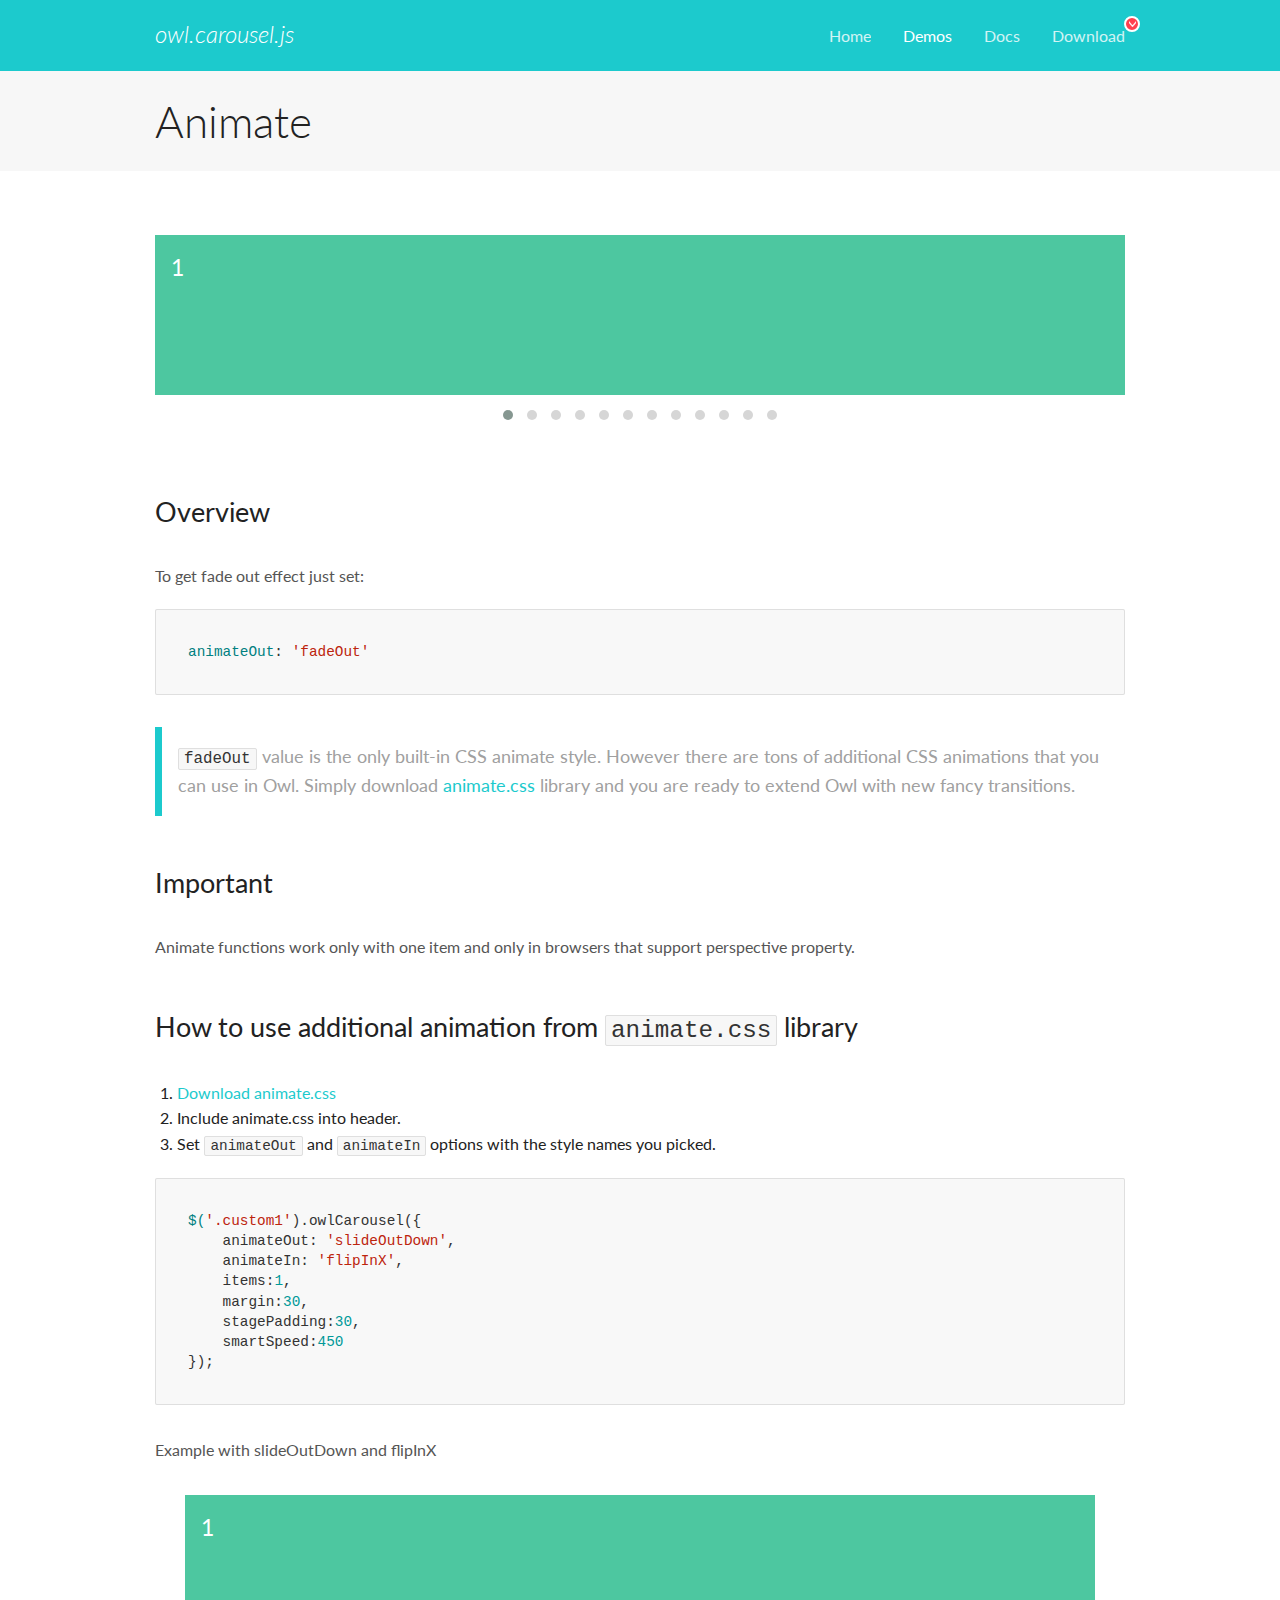
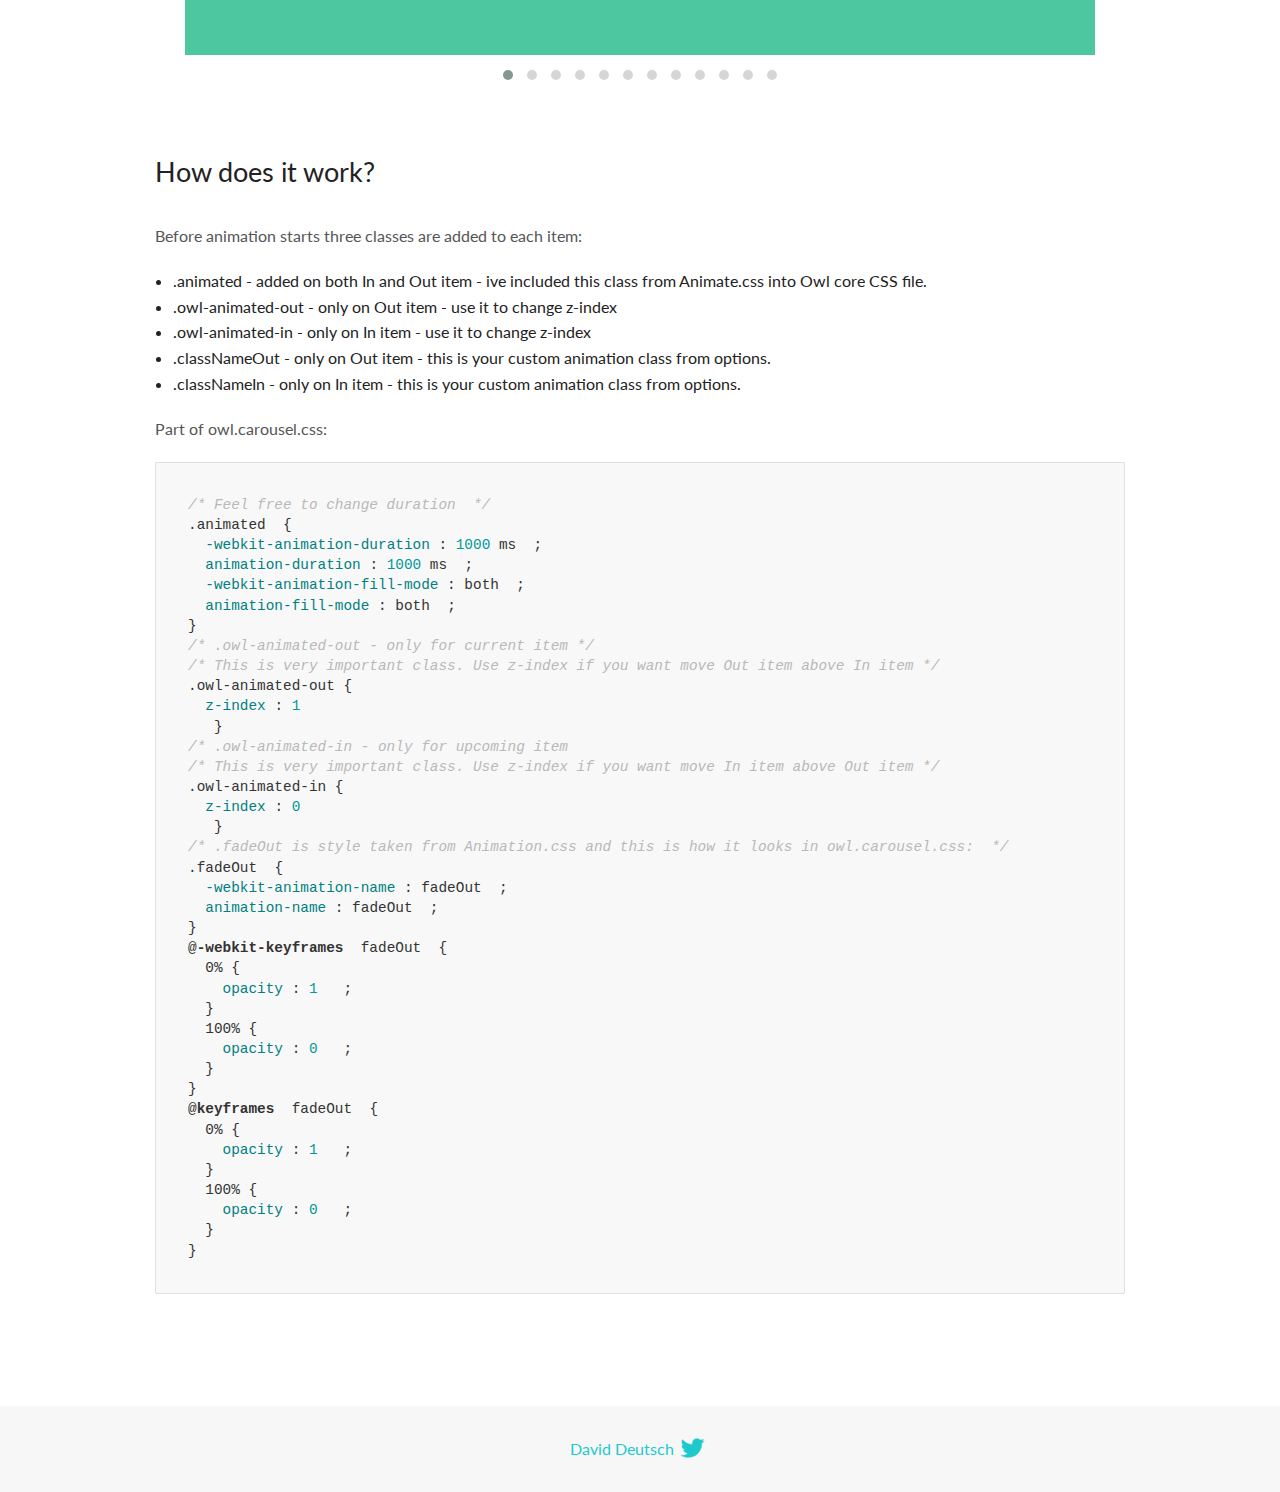
<file: assets/OwlCarousel2-2.3.4/docs/demos/animate.html>
<!DOCTYPE html>
<html lang="en">
  <head>

    <!-- head -->
    <meta charset="utf-8">
    <meta name="msapplication-tap-highlight" content="no" />
    <meta name="viewport" content="width=device-width, initial-scale=1.0" />
    <meta name="description" content="Animate carousel">
    <meta name="author" content="David Deutsch">
    <title>
      Animate Demo | Owl Carousel | 2.3.4
    </title>

    <!-- Stylesheets -->
    <link href='https://fonts.googleapis.com/css?family=Lato:300,400,700,400italic,300italic' rel='stylesheet' type='text/css'>
    <link rel="stylesheet" href="../assets/css/docs.theme.min.css">

    <!-- Owl Stylesheets -->
    <link rel="stylesheet" href="../assets/owlcarousel/assets/owl.carousel.min.css">
    <link rel="stylesheet" href="../assets/owlcarousel/assets/owl.theme.default.min.css">

    <!-- HTML5 shim and Respond.js IE8 support of HTML5 elements and media queries -->

    <!--[if lt IE 9]>
      <script src="https://oss.maxcdn.com/libs/html5shiv/3.7.0/html5shiv.js"></script>
      <script src="https://oss.maxcdn.com/libs/respond.js/1.3.0/respond.min.js"></script>
    <![endif]-->

    <!-- Favicons -->
    <link rel="apple-touch-icon-precomposed" sizes="144x144" href="../assets/ico/apple-touch-icon-144-precomposed.png">
    <link rel="shortcut icon" href="../assets/ico/favicon.png">
    <link rel="shortcut icon" href="favicon.ico">

    <!-- Yeah i know js should not be in header. Its required for demos.-->

    <!-- javascript -->
    <script src="../assets/vendors/jquery.min.js"></script>
    <script src="../assets/owlcarousel/owl.carousel.js"></script>
  </head>
  <body>

    <!-- header -->
    <header class="header">
      <div class="row">
        <div class="large-12 columns">
          <div class="brand left">
            <h3>
              <a href="/OwlCarousel2/">owl.carousel.js</a> 
            </h3>
          </div>
          <a id="toggle-nav" class="right">
            <span></span> <span></span> <span></span> 
          </a> 
          <div class="nav-bar">
            <ul class="clearfix">
              <li> <a href="/OwlCarousel2/index.html">Home</a>  </li>
              <li class="active">
                <a href="/OwlCarousel2/demos/demos.html">Demos</a> 
              </li>
              <li> <a href="/OwlCarousel2/docs/started-welcome.html">Docs</a>  </li>
              <li>
                <a href="https://github.com/OwlCarousel2/OwlCarousel2/archive/2.3.4.zip">Download</a> 
                <span class="download"></span> 
              </li>
            </ul>
          </div>
        </div>
      </div>
    </header>

    <!-- title -->
    <section class="title">
      <div class="row">
        <div class="large-12 columns">
          <h1>Animate</h1>
        </div>
      </div>
    </section>

    <!--  Demos -->
    <section id="demos">
      <div class="row">
        <div class="large-12 columns">
          <div class="fadeOut owl-carousel owl-theme">
            <div class="item">
              <h4>1</h4>
            </div>
            <div class="item">
              <h4>2</h4>
            </div>
            <div class="item">
              <h4>3</h4>
            </div>
            <div class="item">
              <h4>4</h4>
            </div>
            <div class="item">
              <h4>5</h4>
            </div>
            <div class="item">
              <h4>6</h4>
            </div>
            <div class="item">
              <h4>7</h4>
            </div>
            <div class="item">
              <h4>8</h4>
            </div>
            <div class="item">
              <h4>9</h4>
            </div>
            <div class="item">
              <h4>10</h4>
            </div>
            <div class="item">
              <h4>11</h4>
            </div>
            <div class="item">
              <h4>12</h4>
            </div>
          </div>
          <h3 id="overview">Overview</h3>
          <p>To get fade out effect just set:</p>
          <pre><code>animateOut: &#39;fadeOut&#39;</code></pre>
          <blockquote>
            <p><code>fadeOut</code> value is the only built-in CSS animate style. However there are tons of additional CSS animations that you can use in Owl. Simply download
              <a href="https://daneden.github.io/animate.css/">animate.css</a>  library and you are ready to extend Owl with new fancy transitions.</p>
          </blockquote>
          <h3 id="important">Important</h3>
          <p>Animate functions work only with one item and only in browsers that support perspective property.</p>
          <h3 id="how-to-use-additional-animation-from-animate-css-library">How to use additional animation from <code>animate.css</code> library</h3>
          <ol>
            <li> <a href="https://daneden.github.io/animate.css/">Download animate.css</a>  </li>
            <li>Include animate.css into header.</li>
            <li>Set <code>animateOut</code> and <code>animateIn</code> options with the style names you picked.</li>
          </ol>
          <pre><code>$(&#39;.custom1&#39;).owlCarousel({
    animateOut: &#39;slideOutDown&#39;,
    animateIn: &#39;flipInX&#39;,
    items:1,
    margin:30,
    stagePadding:30,
    smartSpeed:450
});</code></pre>
          <p>Example with slideOutDown and flipInX</p>
          <div class="custom1 owl-carousel owl-theme">
            <div class="item">
              <h4>1</h4>
            </div>
            <div class="item">
              <h4>2</h4>
            </div>
            <div class="item">
              <h4>3</h4>
            </div>
            <div class="item">
              <h4>4</h4>
            </div>
            <div class="item">
              <h4>5</h4>
            </div>
            <div class="item">
              <h4>6</h4>
            </div>
            <div class="item">
              <h4>7</h4>
            </div>
            <div class="item">
              <h4>8</h4>
            </div>
            <div class="item">
              <h4>9</h4>
            </div>
            <div class="item">
              <h4>10</h4>
            </div>
            <div class="item">
              <h4>11</h4>
            </div>
            <div class="item">
              <h4>12</h4>
            </div>
          </div>
          <h3 id="how-does-it-work-">How does it work?</h3>
          <p>Before animation starts three classes are added to each item:</p>
          <ul>
            <li>.animated - added on both In and Out item - ive included this class from Animate.css into Owl core CSS file.</li>
            <li>.owl-animated-out - only on Out item - use it to change z-index</li>
            <li>.owl-animated-in - only on In item - use it to change z-index</li>
            <li>.classNameOut - only on Out item - this is your custom animation class from options.</li>
            <li>.classNameIn - only on In item - this is your custom animation class from options.</li>
          </ul>
          <p>Part of owl.carousel.css:</p>
          <pre><code class="language-css"><span class="comment">/* Feel free to change duration  */</span> 
<span class="class">.animated</span>  <span class="rules">{
  <span class="rule"><span class="attribute">-webkit-animation-duration</span> :<span class="value"> <span class="number">1000</span> ms</span> </span> ;
  <span class="rule"><span class="attribute">animation-duration</span> :<span class="value"> <span class="number">1000</span> ms</span> </span> ;
  <span class="rule"><span class="attribute">-webkit-animation-fill-mode</span> :<span class="value"> both</span> </span> ;
  <span class="rule"><span class="attribute">animation-fill-mode</span> :<span class="value"> both</span> </span> ;
<span class="rule">}</span> </span> 
<span class="comment">/* .owl-animated-out - only for current item */</span> 
<span class="comment">/* This is very important class. Use z-index if you want move Out item above In item */</span> 
<span class="class">.owl-animated-out</span> <span class="rules">{
  <span class="rule"><span class="attribute">z-index</span> :<span class="value"> <span class="number">1</span> 
</span> </span> </span> }
<span class="comment">/* .owl-animated-in - only for upcoming item
/* This is very important class. Use z-index if you want move In item above Out item */</span> 
<span class="class">.owl-animated-in</span> <span class="rules">{
  <span class="rule"><span class="attribute">z-index</span> :<span class="value"> <span class="number">0</span> 
</span> </span> </span> }
<span class="comment">/* .fadeOut is style taken from Animation.css and this is how it looks in owl.carousel.css:  */</span> 
<span class="class">.fadeOut</span>  <span class="rules">{
  <span class="rule"><span class="attribute">-webkit-animation-name</span> :<span class="value"> fadeOut</span> </span> ;
  <span class="rule"><span class="attribute">animation-name</span> :<span class="value"> fadeOut</span> </span> ;
<span class="rule">}</span> </span> 
<span class="at_rule">@<span class="keyword">-webkit-keyframes</span>  fadeOut </span> {
  0% <span class="rules">{
    <span class="rule"><span class="attribute">opacity</span> :<span class="value"> <span class="number">1</span> </span> </span> ;
  <span class="rule">}</span> </span> 
  100% <span class="rules">{
    <span class="rule"><span class="attribute">opacity</span> :<span class="value"> <span class="number">0</span> </span> </span> ;
  <span class="rule">}</span> </span> 
}
<span class="at_rule">@<span class="keyword">keyframes</span>  fadeOut </span> {
  0% <span class="rules">{
    <span class="rule"><span class="attribute">opacity</span> :<span class="value"> <span class="number">1</span> </span> </span> ;
  <span class="rule">}</span> </span> 
  100% <span class="rules">{
    <span class="rule"><span class="attribute">opacity</span> :<span class="value"> <span class="number">0</span> </span> </span> ;
  <span class="rule">}</span> </span> 
}</code></pre>
          <link rel="stylesheet" href="../assets/css/animate.css">
          <script>
            jQuery(document).ready(function($) {
              $('.fadeOut').owlCarousel({
                items: 1,
                animateOut: 'fadeOut',
                loop: true,
                margin: 10,
              });
              $('.custom1').owlCarousel({
                animateOut: 'slideOutDown',
                animateIn: 'flipInX',
                items: 1,
                margin: 30,
                stagePadding: 30,
                smartSpeed: 450
              });
            });
          </script>
        </div>
      </div>
    </section>

    <!-- footer -->
    <footer class="footer">
      <div class="row">
        <div class="large-12 columns">
          <h5>
            <a href="/OwlCarousel2/docs/support-contact.html">David Deutsch</a> 
            <a id="custom-tweet-button" href="https://twitter.com/share?url=https://github.com/OwlCarousel2/OwlCarousel2&text=Owl Carousel - This is so awesome! " target="_blank"></a> 
          </h5>
        </div>
      </div>
    </footer>

    <!-- vendors -->
    <script src="../assets/vendors/highlight.js"></script>
    <script src="../assets/js/app.js"></script>
  </body>
</html>
</file>
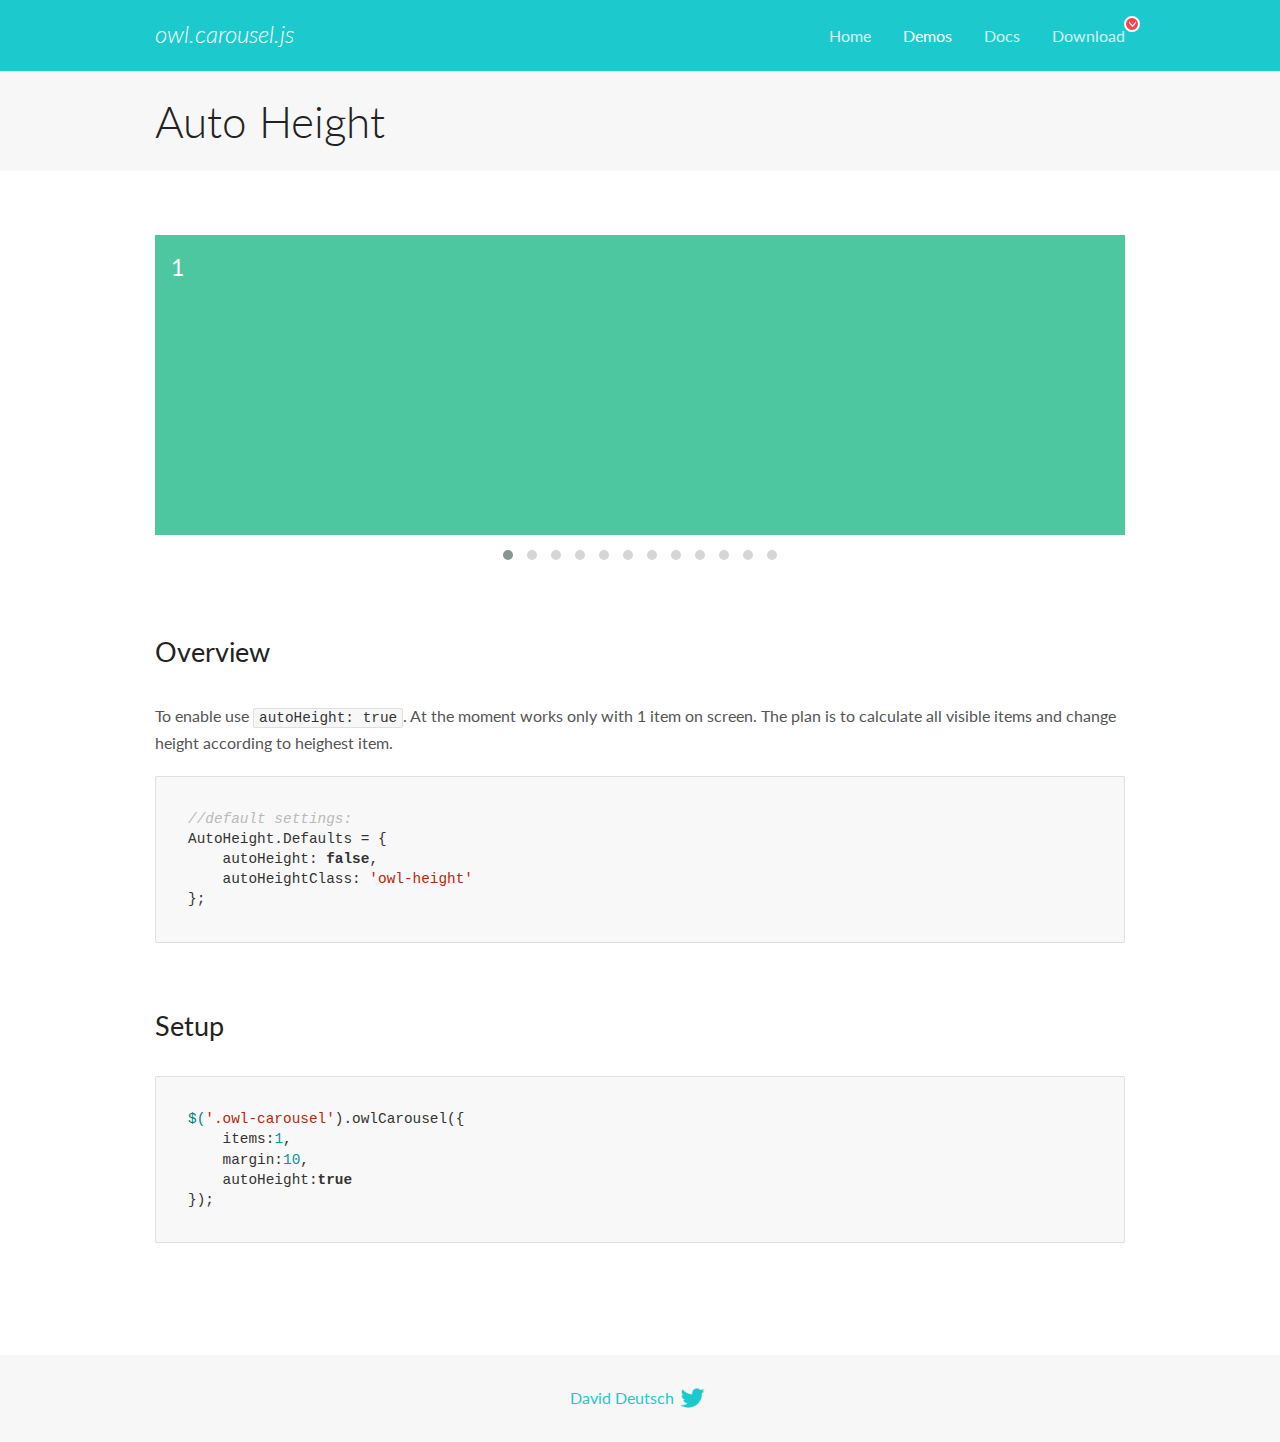
<file: assets/OwlCarousel2-2.3.4/docs/demos/autoheight.html>
<!DOCTYPE html>
<html lang="en">
  <head>

    <!-- head -->
    <meta charset="utf-8">
    <meta name="msapplication-tap-highlight" content="no" />
    <meta name="viewport" content="width=device-width, initial-scale=1.0" />
    <meta name="description" content="autoHeight usage demo">
    <meta name="author" content="David Deutsch">
    <title>
      Auto Height Demo | Owl Carousel | 2.3.4
    </title>

    <!-- Stylesheets -->
    <link href='https://fonts.googleapis.com/css?family=Lato:300,400,700,400italic,300italic' rel='stylesheet' type='text/css'>
    <link rel="stylesheet" href="../assets/css/docs.theme.min.css">

    <!-- Owl Stylesheets -->
    <link rel="stylesheet" href="../assets/owlcarousel/assets/owl.carousel.min.css">
    <link rel="stylesheet" href="../assets/owlcarousel/assets/owl.theme.default.min.css">

    <!-- HTML5 shim and Respond.js IE8 support of HTML5 elements and media queries -->

    <!--[if lt IE 9]>
      <script src="https://oss.maxcdn.com/libs/html5shiv/3.7.0/html5shiv.js"></script>
      <script src="https://oss.maxcdn.com/libs/respond.js/1.3.0/respond.min.js"></script>
    <![endif]-->

    <!-- Favicons -->
    <link rel="apple-touch-icon-precomposed" sizes="144x144" href="../assets/ico/apple-touch-icon-144-precomposed.png">
    <link rel="shortcut icon" href="../assets/ico/favicon.png">
    <link rel="shortcut icon" href="favicon.ico">

    <!-- Yeah i know js should not be in header. Its required for demos.-->

    <!-- javascript -->
    <script src="../assets/vendors/jquery.min.js"></script>
    <script src="../assets/owlcarousel/owl.carousel.js"></script>
  </head>
  <body>

    <!-- header -->
    <header class="header">
      <div class="row">
        <div class="large-12 columns">
          <div class="brand left">
            <h3>
              <a href="/OwlCarousel2/">owl.carousel.js</a> 
            </h3>
          </div>
          <a id="toggle-nav" class="right">
            <span></span> <span></span> <span></span> 
          </a> 
          <div class="nav-bar">
            <ul class="clearfix">
              <li> <a href="/OwlCarousel2/index.html">Home</a>  </li>
              <li class="active">
                <a href="/OwlCarousel2/demos/demos.html">Demos</a> 
              </li>
              <li> <a href="/OwlCarousel2/docs/started-welcome.html">Docs</a>  </li>
              <li>
                <a href="https://github.com/OwlCarousel2/OwlCarousel2/archive/2.3.4.zip">Download</a> 
                <span class="download"></span> 
              </li>
            </ul>
          </div>
        </div>
      </div>
    </header>

    <!-- title -->
    <section class="title">
      <div class="row">
        <div class="large-12 columns">
          <h1>Auto Height</h1>
        </div>
      </div>
    </section>

    <!--  Demos -->
    <section id="demos">
      <div class="row">
        <div class="large-12 columns">
          <div class="owl-carousel owl-theme">
            <div class="item" style="height:300px">
              <h4>1</h4>
            </div>
            <div class="item" style="height:100px">
              <h4>2</h4>
            </div>
            <div class="item" style="height:500px">
              <h4>3</h4>
            </div>
            <div class="item" style="height:250px">
              <h4>4</h4>
            </div>
            <div class="item" style="height:400px">
              <h4>5</h4>
            </div>
            <div class="item" style="height:500px">
              <h4>6</h4>
            </div>
            <div class="item" style="height:600px">
              <h4>7</h4>
            </div>
            <div class="item" style="height:400px">
              <h4>8</h4>
            </div>
            <div class="item" style="height:300px">
              <h4>9</h4>
            </div>
            <div class="item" style="height:350px">
              <h4>10</h4>
            </div>
            <div class="item" style="height:200px">
              <h4>11</h4>
            </div>
            <div class="item" style="height:150px">
              <h4>12</h4>
            </div>
          </div>
          <h3 id="overview">Overview</h3>
          <p>To enable use <code>autoHeight: true</code>. At the moment works only with 1 item on screen. The plan is to calculate all visible items and change height according to heighest item.</p>
          <pre><code>//default settings:
AutoHeight.Defaults = {
    autoHeight: false,
    autoHeightClass: &#39;owl-height&#39;
};</code></pre>
          <h3 id="setup">Setup</h3>
          <pre><code>$(&#39;.owl-carousel&#39;).owlCarousel({
    items:1,
    margin:10,
    autoHeight:true
});</code></pre>
          <script>
            $(document).ready(function() {
              $('.owl-carousel').owlCarousel({
                items: 1,
                margin: 10,
                autoHeight: true
              });
            })
          </script>
        </div>
      </div>
    </section>

    <!-- footer -->
    <footer class="footer">
      <div class="row">
        <div class="large-12 columns">
          <h5>
            <a href="/OwlCarousel2/docs/support-contact.html">David Deutsch</a> 
            <a id="custom-tweet-button" href="https://twitter.com/share?url=https://github.com/OwlCarousel2/OwlCarousel2&text=Owl Carousel - This is so awesome! " target="_blank"></a> 
          </h5>
        </div>
      </div>
    </footer>

    <!-- vendors -->
    <script src="../assets/vendors/highlight.js"></script>
    <script src="../assets/js/app.js"></script>
  </body>
</html>
</file>
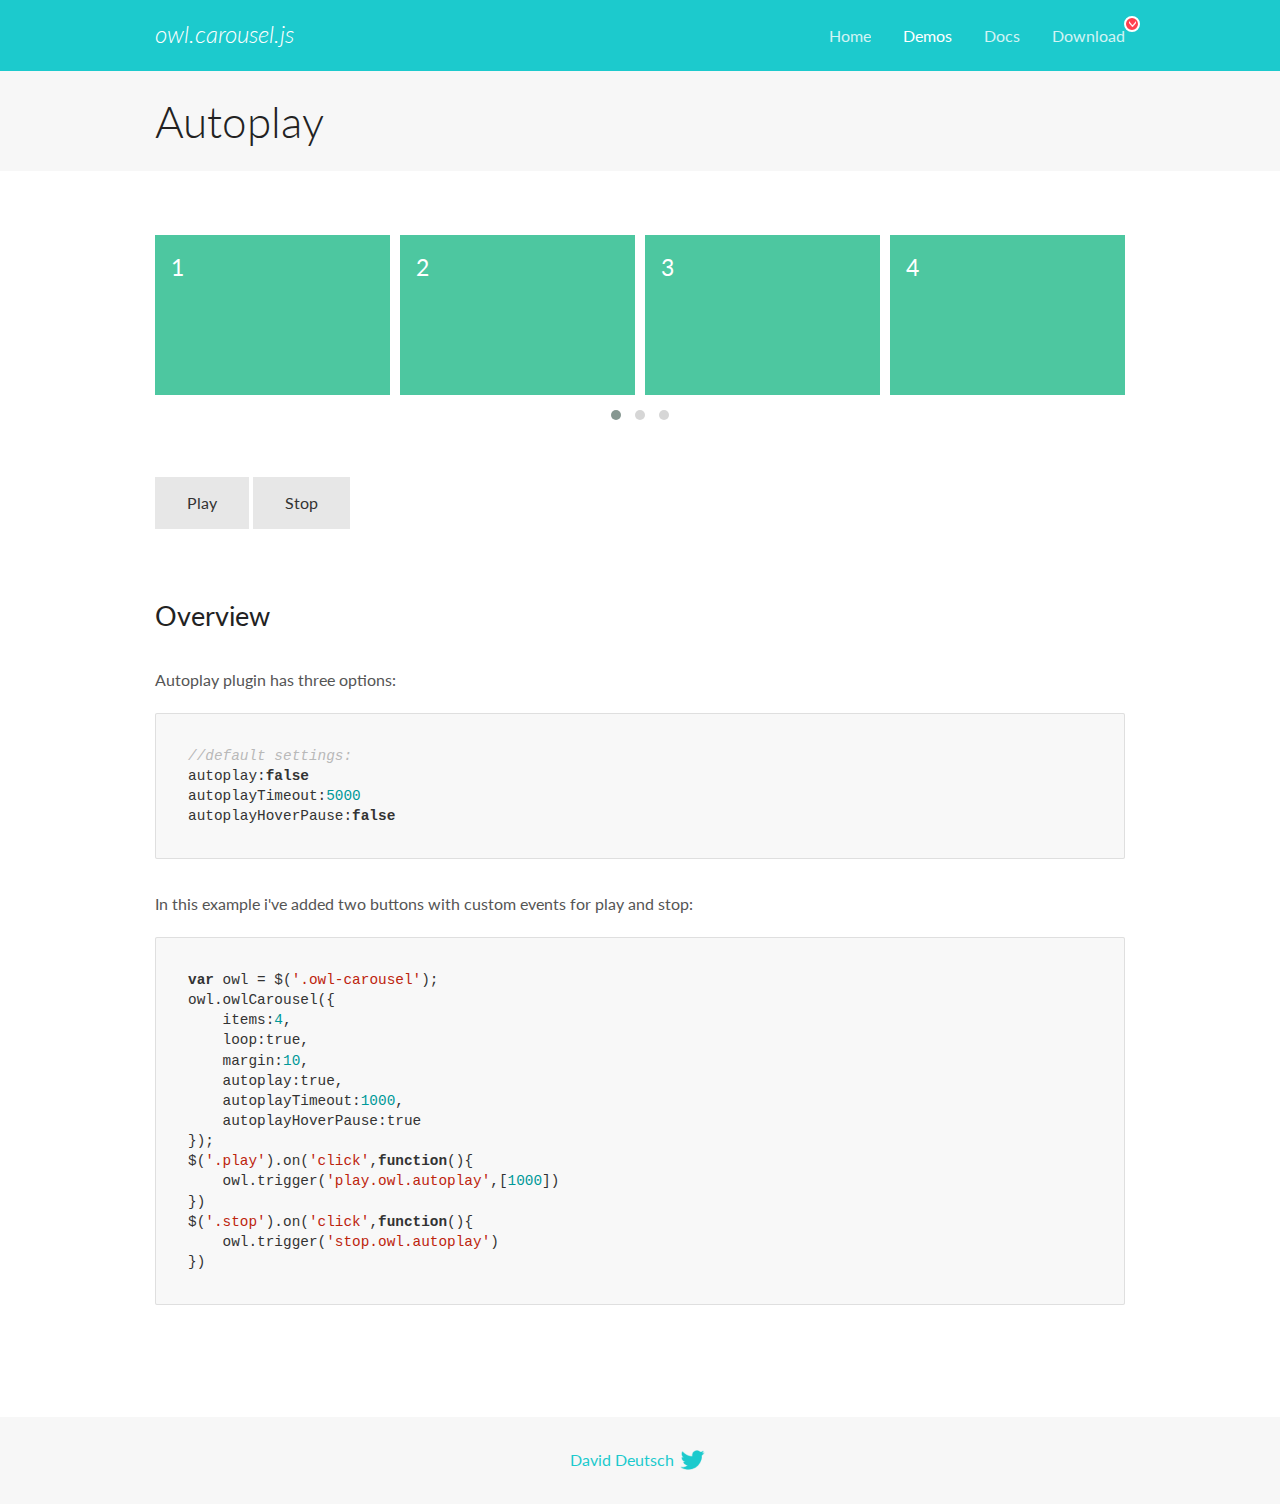
<file: assets/OwlCarousel2-2.3.4/docs/demos/autoplay.html>
<!DOCTYPE html>
<html lang="en">
  <head>

    <!-- head -->
    <meta charset="utf-8">
    <meta name="msapplication-tap-highlight" content="no" />
    <meta name="viewport" content="width=device-width, initial-scale=1.0" />
    <meta name="description" content="Autoplay usage demo">
    <meta name="author" content="David Deutsch">
    <title>
      Autoplay Demo | Owl Carousel | 2.3.4
    </title>

    <!-- Stylesheets -->
    <link href='https://fonts.googleapis.com/css?family=Lato:300,400,700,400italic,300italic' rel='stylesheet' type='text/css'>
    <link rel="stylesheet" href="../assets/css/docs.theme.min.css">

    <!-- Owl Stylesheets -->
    <link rel="stylesheet" href="../assets/owlcarousel/assets/owl.carousel.min.css">
    <link rel="stylesheet" href="../assets/owlcarousel/assets/owl.theme.default.min.css">

    <!-- HTML5 shim and Respond.js IE8 support of HTML5 elements and media queries -->

    <!--[if lt IE 9]>
      <script src="https://oss.maxcdn.com/libs/html5shiv/3.7.0/html5shiv.js"></script>
      <script src="https://oss.maxcdn.com/libs/respond.js/1.3.0/respond.min.js"></script>
    <![endif]-->

    <!-- Favicons -->
    <link rel="apple-touch-icon-precomposed" sizes="144x144" href="../assets/ico/apple-touch-icon-144-precomposed.png">
    <link rel="shortcut icon" href="../assets/ico/favicon.png">
    <link rel="shortcut icon" href="favicon.ico">

    <!-- Yeah i know js should not be in header. Its required for demos.-->

    <!-- javascript -->
    <script src="../assets/vendors/jquery.min.js"></script>
    <script src="../assets/owlcarousel/owl.carousel.js"></script>
  </head>
  <body>

    <!-- header -->
    <header class="header">
      <div class="row">
        <div class="large-12 columns">
          <div class="brand left">
            <h3>
              <a href="/OwlCarousel2/">owl.carousel.js</a> 
            </h3>
          </div>
          <a id="toggle-nav" class="right">
            <span></span> <span></span> <span></span> 
          </a> 
          <div class="nav-bar">
            <ul class="clearfix">
              <li> <a href="/OwlCarousel2/index.html">Home</a>  </li>
              <li class="active">
                <a href="/OwlCarousel2/demos/demos.html">Demos</a> 
              </li>
              <li> <a href="/OwlCarousel2/docs/started-welcome.html">Docs</a>  </li>
              <li>
                <a href="https://github.com/OwlCarousel2/OwlCarousel2/archive/2.3.4.zip">Download</a> 
                <span class="download"></span> 
              </li>
            </ul>
          </div>
        </div>
      </div>
    </header>

    <!-- title -->
    <section class="title">
      <div class="row">
        <div class="large-12 columns">
          <h1>Autoplay</h1>
        </div>
      </div>
    </section>

    <!--  Demos -->
    <section id="demos">
      <div class="row">
        <div class="large-12 columns">
          <div class="owl-carousel owl-theme">
            <div class="item">
              <h4>1</h4>
            </div>
            <div class="item">
              <h4>2</h4>
            </div>
            <div class="item">
              <h4>3</h4>
            </div>
            <div class="item">
              <h4>4</h4>
            </div>
            <div class="item">
              <h4>5</h4>
            </div>
            <div class="item">
              <h4>6</h4>
            </div>
            <div class="item">
              <h4>7</h4>
            </div>
            <div class="item">
              <h4>8</h4>
            </div>
            <div class="item">
              <h4>9</h4>
            </div>
            <div class="item">
              <h4>10</h4>
            </div>
            <div class="item">
              <h4>11</h4>
            </div>
            <div class="item">
              <h4>12</h4>
            </div>
          </div>
          <a class="button secondary play">Play</a> 
          <a class="button secondary stop">Stop</a> 
          <h3 id="overview">Overview</h3>
          <p>Autoplay plugin has three options:</p>
          <pre><code>//default settings:
autoplay:false
autoplayTimeout:5000
autoplayHoverPause:false</code></pre>
          <p>In this example i&#39;ve added two buttons with custom events for play and stop:</p>
          <pre><code>var owl = $(&#39;.owl-carousel&#39;);
owl.owlCarousel({
    items:4,
    loop:true,
    margin:10,
    autoplay:true,
    autoplayTimeout:1000,
    autoplayHoverPause:true
});
$(&#39;.play&#39;).on(&#39;click&#39;,function(){
    owl.trigger(&#39;play.owl.autoplay&#39;,[1000])
})
$(&#39;.stop&#39;).on(&#39;click&#39;,function(){
    owl.trigger(&#39;stop.owl.autoplay&#39;)
})</code></pre>
          <script>
            $(document).ready(function() {
              var owl = $('.owl-carousel');
              owl.owlCarousel({
                items: 4,
                loop: true,
                margin: 10,
                autoplay: true,
                autoplayTimeout: 1000,
                autoplayHoverPause: true
              });
              $('.play').on('click', function() {
                owl.trigger('play.owl.autoplay', [1000])
              })
              $('.stop').on('click', function() {
                owl.trigger('stop.owl.autoplay')
              })
            })
          </script>
        </div>
      </div>
    </section>

    <!-- footer -->
    <footer class="footer">
      <div class="row">
        <div class="large-12 columns">
          <h5>
            <a href="/OwlCarousel2/docs/support-contact.html">David Deutsch</a> 
            <a id="custom-tweet-button" href="https://twitter.com/share?url=https://github.com/OwlCarousel2/OwlCarousel2&text=Owl Carousel - This is so awesome! " target="_blank"></a> 
          </h5>
        </div>
      </div>
    </footer>

    <!-- vendors -->
    <script src="../assets/vendors/highlight.js"></script>
    <script src="../assets/js/app.js"></script>
  </body>
</html>
</file>
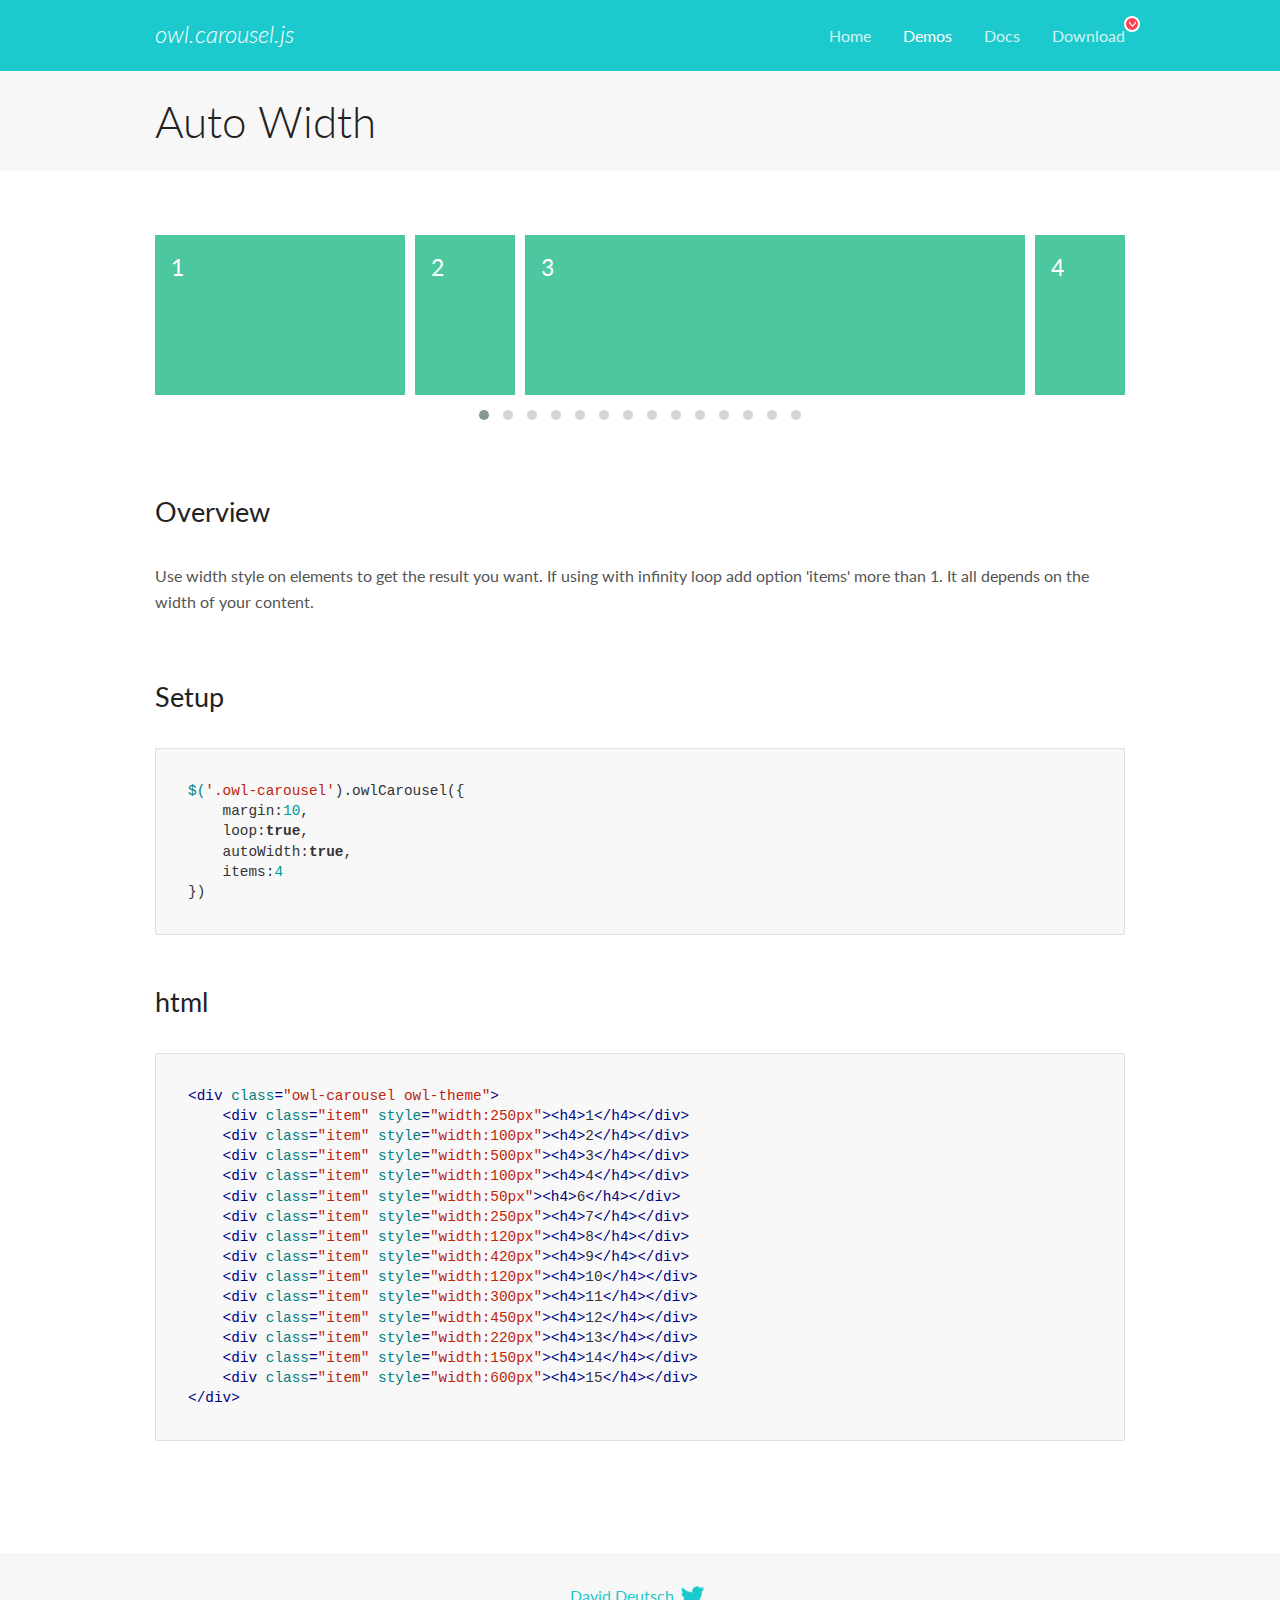
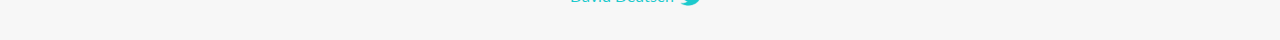
<file: assets/OwlCarousel2-2.3.4/docs/demos/autowidth.html>
<!DOCTYPE html>
<html lang="en">
  <head>

    <!-- head -->
    <meta charset="utf-8">
    <meta name="msapplication-tap-highlight" content="no" />
    <meta name="viewport" content="width=device-width, initial-scale=1.0" />
    <meta name="description" content="Auto Width">
    <meta name="author" content="David Deutsch">
    <title>
      Auto Width Demo | Owl Carousel | 2.3.4
    </title>

    <!-- Stylesheets -->
    <link href='https://fonts.googleapis.com/css?family=Lato:300,400,700,400italic,300italic' rel='stylesheet' type='text/css'>
    <link rel="stylesheet" href="../assets/css/docs.theme.min.css">

    <!-- Owl Stylesheets -->
    <link rel="stylesheet" href="../assets/owlcarousel/assets/owl.carousel.min.css">
    <link rel="stylesheet" href="../assets/owlcarousel/assets/owl.theme.default.min.css">

    <!-- HTML5 shim and Respond.js IE8 support of HTML5 elements and media queries -->

    <!--[if lt IE 9]>
      <script src="https://oss.maxcdn.com/libs/html5shiv/3.7.0/html5shiv.js"></script>
      <script src="https://oss.maxcdn.com/libs/respond.js/1.3.0/respond.min.js"></script>
    <![endif]-->

    <!-- Favicons -->
    <link rel="apple-touch-icon-precomposed" sizes="144x144" href="../assets/ico/apple-touch-icon-144-precomposed.png">
    <link rel="shortcut icon" href="../assets/ico/favicon.png">
    <link rel="shortcut icon" href="favicon.ico">

    <!-- Yeah i know js should not be in header. Its required for demos.-->

    <!-- javascript -->
    <script src="../assets/vendors/jquery.min.js"></script>
    <script src="../assets/owlcarousel/owl.carousel.js"></script>
  </head>
  <body>

    <!-- header -->
    <header class="header">
      <div class="row">
        <div class="large-12 columns">
          <div class="brand left">
            <h3>
              <a href="/OwlCarousel2/">owl.carousel.js</a> 
            </h3>
          </div>
          <a id="toggle-nav" class="right">
            <span></span> <span></span> <span></span> 
          </a> 
          <div class="nav-bar">
            <ul class="clearfix">
              <li> <a href="/OwlCarousel2/index.html">Home</a>  </li>
              <li class="active">
                <a href="/OwlCarousel2/demos/demos.html">Demos</a> 
              </li>
              <li> <a href="/OwlCarousel2/docs/started-welcome.html">Docs</a>  </li>
              <li>
                <a href="https://github.com/OwlCarousel2/OwlCarousel2/archive/2.3.4.zip">Download</a> 
                <span class="download"></span> 
              </li>
            </ul>
          </div>
        </div>
      </div>
    </header>

    <!-- title -->
    <section class="title">
      <div class="row">
        <div class="large-12 columns">
          <h1>Auto Width</h1>
        </div>
      </div>
    </section>

    <!--  Demos -->
    <section id="demos">
      <div class="row">
        <div class="large-12 columns">
          <div class="owl-carousel owl-theme">
            <div class="item" style="width:250px">
              <h4>1</h4>
            </div>
            <div class="item" style="width:100px">
              <h4>2</h4>
            </div>
            <div class="item" style="width:500px">
              <h4>3</h4>
            </div>
            <div class="item" style="width:100px">
              <h4>4</h4>
            </div>
            <div class="item" style="width:50px">
              <h4>6</h4>
            </div>
            <div class="item" style="width:250px">
              <h4>7</h4>
            </div>
            <div class="item" style="width:120px">
              <h4>8</h4>
            </div>
            <div class="item" style="width:420px">
              <h4>9</h4>
            </div>
            <div class="item" style="width:120px">
              <h4>10</h4>
            </div>
            <div class="item" style="width:300px">
              <h4>11</h4>
            </div>
            <div class="item" style="width:450px">
              <h4>12</h4>
            </div>
            <div class="item" style="width:220px">
              <h4>13</h4>
            </div>
            <div class="item" style="width:150px">
              <h4>14</h4>
            </div>
            <div class="item" style="width:600px">
              <h4>15</h4>
            </div>
          </div>
          <h3 id="overview">Overview</h3>
          <p>Use width style on elements to get the result you want. If using with infinity loop add option &#39;items&#39; more than 1. It all depends on the width of your content.</p>
          <h3 id="setup">Setup</h3>
          <pre><code>$(&#39;.owl-carousel&#39;).owlCarousel({
    margin:10,
    loop:true,
    autoWidth:true,
    items:4
})</code></pre>
          <h3 id="html">html</h3>
          <pre><code>&lt;div class=&quot;owl-carousel owl-theme&quot;&gt;
    &lt;div class=&quot;item&quot; style=&quot;width:250px&quot;&gt;&lt;h4&gt;1&lt;/h4&gt;&lt;/div&gt;
    &lt;div class=&quot;item&quot; style=&quot;width:100px&quot;&gt;&lt;h4&gt;2&lt;/h4&gt;&lt;/div&gt;
    &lt;div class=&quot;item&quot; style=&quot;width:500px&quot;&gt;&lt;h4&gt;3&lt;/h4&gt;&lt;/div&gt;
    &lt;div class=&quot;item&quot; style=&quot;width:100px&quot;&gt;&lt;h4&gt;4&lt;/h4&gt;&lt;/div&gt;
    &lt;div class=&quot;item&quot; style=&quot;width:50px&quot;&gt;&lt;h4&gt;6&lt;/h4&gt;&lt;/div&gt;
    &lt;div class=&quot;item&quot; style=&quot;width:250px&quot;&gt;&lt;h4&gt;7&lt;/h4&gt;&lt;/div&gt;
    &lt;div class=&quot;item&quot; style=&quot;width:120px&quot;&gt;&lt;h4&gt;8&lt;/h4&gt;&lt;/div&gt;
    &lt;div class=&quot;item&quot; style=&quot;width:420px&quot;&gt;&lt;h4&gt;9&lt;/h4&gt;&lt;/div&gt;
    &lt;div class=&quot;item&quot; style=&quot;width:120px&quot;&gt;&lt;h4&gt;10&lt;/h4&gt;&lt;/div&gt;
    &lt;div class=&quot;item&quot; style=&quot;width:300px&quot;&gt;&lt;h4&gt;11&lt;/h4&gt;&lt;/div&gt;
    &lt;div class=&quot;item&quot; style=&quot;width:450px&quot;&gt;&lt;h4&gt;12&lt;/h4&gt;&lt;/div&gt;
    &lt;div class=&quot;item&quot; style=&quot;width:220px&quot;&gt;&lt;h4&gt;13&lt;/h4&gt;&lt;/div&gt;
    &lt;div class=&quot;item&quot; style=&quot;width:150px&quot;&gt;&lt;h4&gt;14&lt;/h4&gt;&lt;/div&gt;
    &lt;div class=&quot;item&quot; style=&quot;width:600px&quot;&gt;&lt;h4&gt;15&lt;/h4&gt;&lt;/div&gt;
&lt;/div&gt;</code></pre>
          <script>
            $(document).ready(function() {
              $('.owl-carousel').owlCarousel({
                margin: 10,
                loop: true,
                autoWidth: true,
                items: 4
              })
            })
          </script>
        </div>
      </div>
    </section>

    <!-- footer -->
    <footer class="footer">
      <div class="row">
        <div class="large-12 columns">
          <h5>
            <a href="/OwlCarousel2/docs/support-contact.html">David Deutsch</a> 
            <a id="custom-tweet-button" href="https://twitter.com/share?url=https://github.com/OwlCarousel2/OwlCarousel2&text=Owl Carousel - This is so awesome! " target="_blank"></a> 
          </h5>
        </div>
      </div>
    </footer>

    <!-- vendors -->
    <script src="../assets/vendors/highlight.js"></script>
    <script src="../assets/js/app.js"></script>
  </body>
</html>
</file>
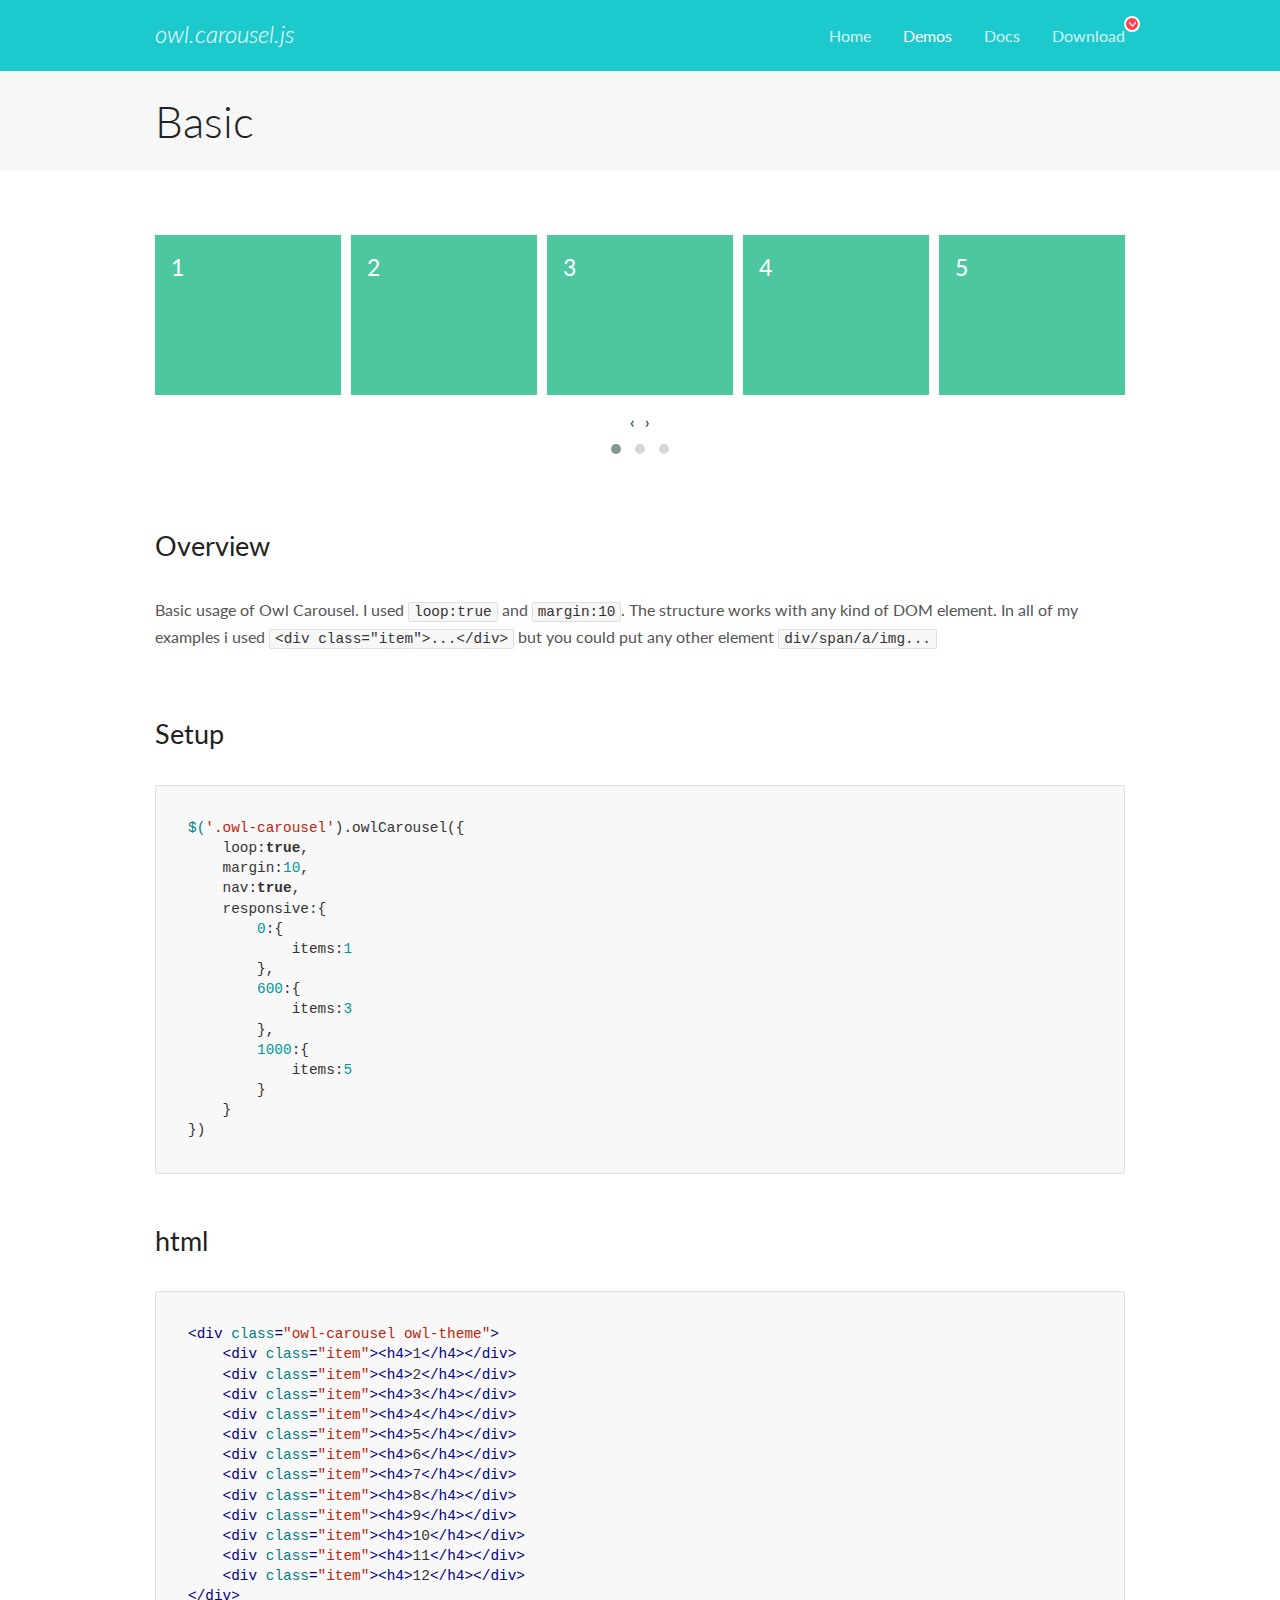
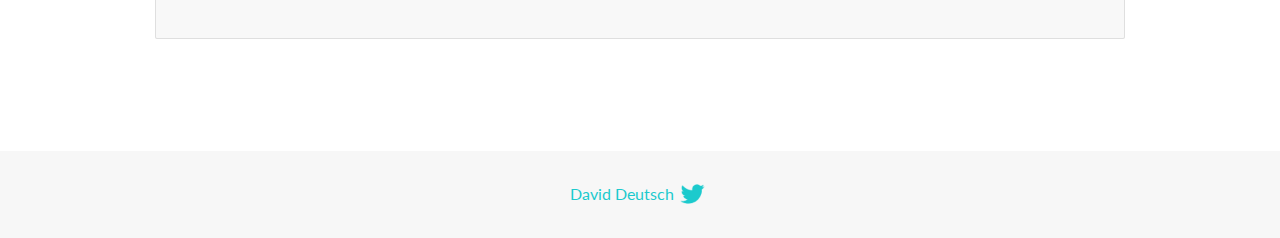
<file: assets/OwlCarousel2-2.3.4/docs/demos/basic.html>
<!DOCTYPE html>
<html lang="en">
  <head>

    <!-- head -->
    <meta charset="utf-8">
    <meta name="msapplication-tap-highlight" content="no" />
    <meta name="viewport" content="width=device-width, initial-scale=1.0" />
    <meta name="description" content="Basic usage demo">
    <meta name="author" content="David Deutsch">
    <title>
      Basic Demo | Owl Carousel | 2.3.4
    </title>

    <!-- Stylesheets -->
    <link href='https://fonts.googleapis.com/css?family=Lato:300,400,700,400italic,300italic' rel='stylesheet' type='text/css'>
    <link rel="stylesheet" href="../assets/css/docs.theme.min.css">

    <!-- Owl Stylesheets -->
    <link rel="stylesheet" href="../assets/owlcarousel/assets/owl.carousel.min.css">
    <link rel="stylesheet" href="../assets/owlcarousel/assets/owl.theme.default.min.css">

    <!-- HTML5 shim and Respond.js IE8 support of HTML5 elements and media queries -->

    <!--[if lt IE 9]>
      <script src="https://oss.maxcdn.com/libs/html5shiv/3.7.0/html5shiv.js"></script>
      <script src="https://oss.maxcdn.com/libs/respond.js/1.3.0/respond.min.js"></script>
    <![endif]-->

    <!-- Favicons -->
    <link rel="apple-touch-icon-precomposed" sizes="144x144" href="../assets/ico/apple-touch-icon-144-precomposed.png">
    <link rel="shortcut icon" href="../assets/ico/favicon.png">
    <link rel="shortcut icon" href="favicon.ico">

    <!-- Yeah i know js should not be in header. Its required for demos.-->

    <!-- javascript -->
    <script src="../assets/vendors/jquery.min.js"></script>
    <script src="../assets/owlcarousel/owl.carousel.js"></script>
  </head>
  <body>

    <!-- header -->
    <header class="header">
      <div class="row">
        <div class="large-12 columns">
          <div class="brand left">
            <h3>
              <a href="/OwlCarousel2/">owl.carousel.js</a> 
            </h3>
          </div>
          <a id="toggle-nav" class="right">
            <span></span> <span></span> <span></span> 
          </a> 
          <div class="nav-bar">
            <ul class="clearfix">
              <li> <a href="/OwlCarousel2/index.html">Home</a>  </li>
              <li class="active">
                <a href="/OwlCarousel2/demos/demos.html">Demos</a> 
              </li>
              <li> <a href="/OwlCarousel2/docs/started-welcome.html">Docs</a>  </li>
              <li>
                <a href="https://github.com/OwlCarousel2/OwlCarousel2/archive/2.3.4.zip">Download</a> 
                <span class="download"></span> 
              </li>
            </ul>
          </div>
        </div>
      </div>
    </header>

    <!-- title -->
    <section class="title">
      <div class="row">
        <div class="large-12 columns">
          <h1>Basic</h1>
        </div>
      </div>
    </section>

    <!--  Demos -->
    <section id="demos">
      <div class="row">
        <div class="large-12 columns">
          <div class="owl-carousel owl-theme">
            <div class="item">
              <h4>1</h4>
            </div>
            <div class="item">
              <h4>2</h4>
            </div>
            <div class="item">
              <h4>3</h4>
            </div>
            <div class="item">
              <h4>4</h4>
            </div>
            <div class="item">
              <h4>5</h4>
            </div>
            <div class="item">
              <h4>6</h4>
            </div>
            <div class="item">
              <h4>7</h4>
            </div>
            <div class="item">
              <h4>8</h4>
            </div>
            <div class="item">
              <h4>9</h4>
            </div>
            <div class="item">
              <h4>10</h4>
            </div>
            <div class="item">
              <h4>11</h4>
            </div>
            <div class="item">
              <h4>12</h4>
            </div>
          </div>
          <h3 id="overview">Overview</h3>
          <p>Basic usage of Owl Carousel. I used <code>loop:true</code> and <code>margin:10</code>. The structure works with any kind of DOM element. In all of my examples i used <code>&lt;div class=&quot;item&quot;&gt;...&lt;/div&gt;</code> but you could
            put any other element <code>div/span/a/img...</code></p>
          <h3 id="setup">Setup</h3>
          <pre><code>$(&#39;.owl-carousel&#39;).owlCarousel({
    loop:true,
    margin:10,
    nav:true,
    responsive:{
        0:{
            items:1
        },
        600:{
            items:3
        },
        1000:{
            items:5
        }
    }
})</code></pre>
          <h3 id="html">html</h3>
          <pre><code>&lt;div class=&quot;owl-carousel owl-theme&quot;&gt;
    &lt;div class=&quot;item&quot;&gt;&lt;h4&gt;1&lt;/h4&gt;&lt;/div&gt;
    &lt;div class=&quot;item&quot;&gt;&lt;h4&gt;2&lt;/h4&gt;&lt;/div&gt;
    &lt;div class=&quot;item&quot;&gt;&lt;h4&gt;3&lt;/h4&gt;&lt;/div&gt;
    &lt;div class=&quot;item&quot;&gt;&lt;h4&gt;4&lt;/h4&gt;&lt;/div&gt;
    &lt;div class=&quot;item&quot;&gt;&lt;h4&gt;5&lt;/h4&gt;&lt;/div&gt;
    &lt;div class=&quot;item&quot;&gt;&lt;h4&gt;6&lt;/h4&gt;&lt;/div&gt;
    &lt;div class=&quot;item&quot;&gt;&lt;h4&gt;7&lt;/h4&gt;&lt;/div&gt;
    &lt;div class=&quot;item&quot;&gt;&lt;h4&gt;8&lt;/h4&gt;&lt;/div&gt;
    &lt;div class=&quot;item&quot;&gt;&lt;h4&gt;9&lt;/h4&gt;&lt;/div&gt;
    &lt;div class=&quot;item&quot;&gt;&lt;h4&gt;10&lt;/h4&gt;&lt;/div&gt;
    &lt;div class=&quot;item&quot;&gt;&lt;h4&gt;11&lt;/h4&gt;&lt;/div&gt;
    &lt;div class=&quot;item&quot;&gt;&lt;h4&gt;12&lt;/h4&gt;&lt;/div&gt;
&lt;/div&gt;</code></pre>
          <script>
            $(document).ready(function() {
              var owl = $('.owl-carousel');
              owl.owlCarousel({
                margin: 10,
                nav: true,
                loop: true,
                responsive: {
                  0: {
                    items: 1
                  },
                  600: {
                    items: 3
                  },
                  1000: {
                    items: 5
                  }
                }
              })
            })
          </script>
        </div>
      </div>
    </section>

    <!-- footer -->
    <footer class="footer">
      <div class="row">
        <div class="large-12 columns">
          <h5>
            <a href="/OwlCarousel2/docs/support-contact.html">David Deutsch</a> 
            <a id="custom-tweet-button" href="https://twitter.com/share?url=https://github.com/OwlCarousel2/OwlCarousel2&text=Owl Carousel - This is so awesome! " target="_blank"></a> 
          </h5>
        </div>
      </div>
    </footer>

    <!-- vendors -->
    <script src="../assets/vendors/highlight.js"></script>
    <script src="../assets/js/app.js"></script>
  </body>
</html>
</file>
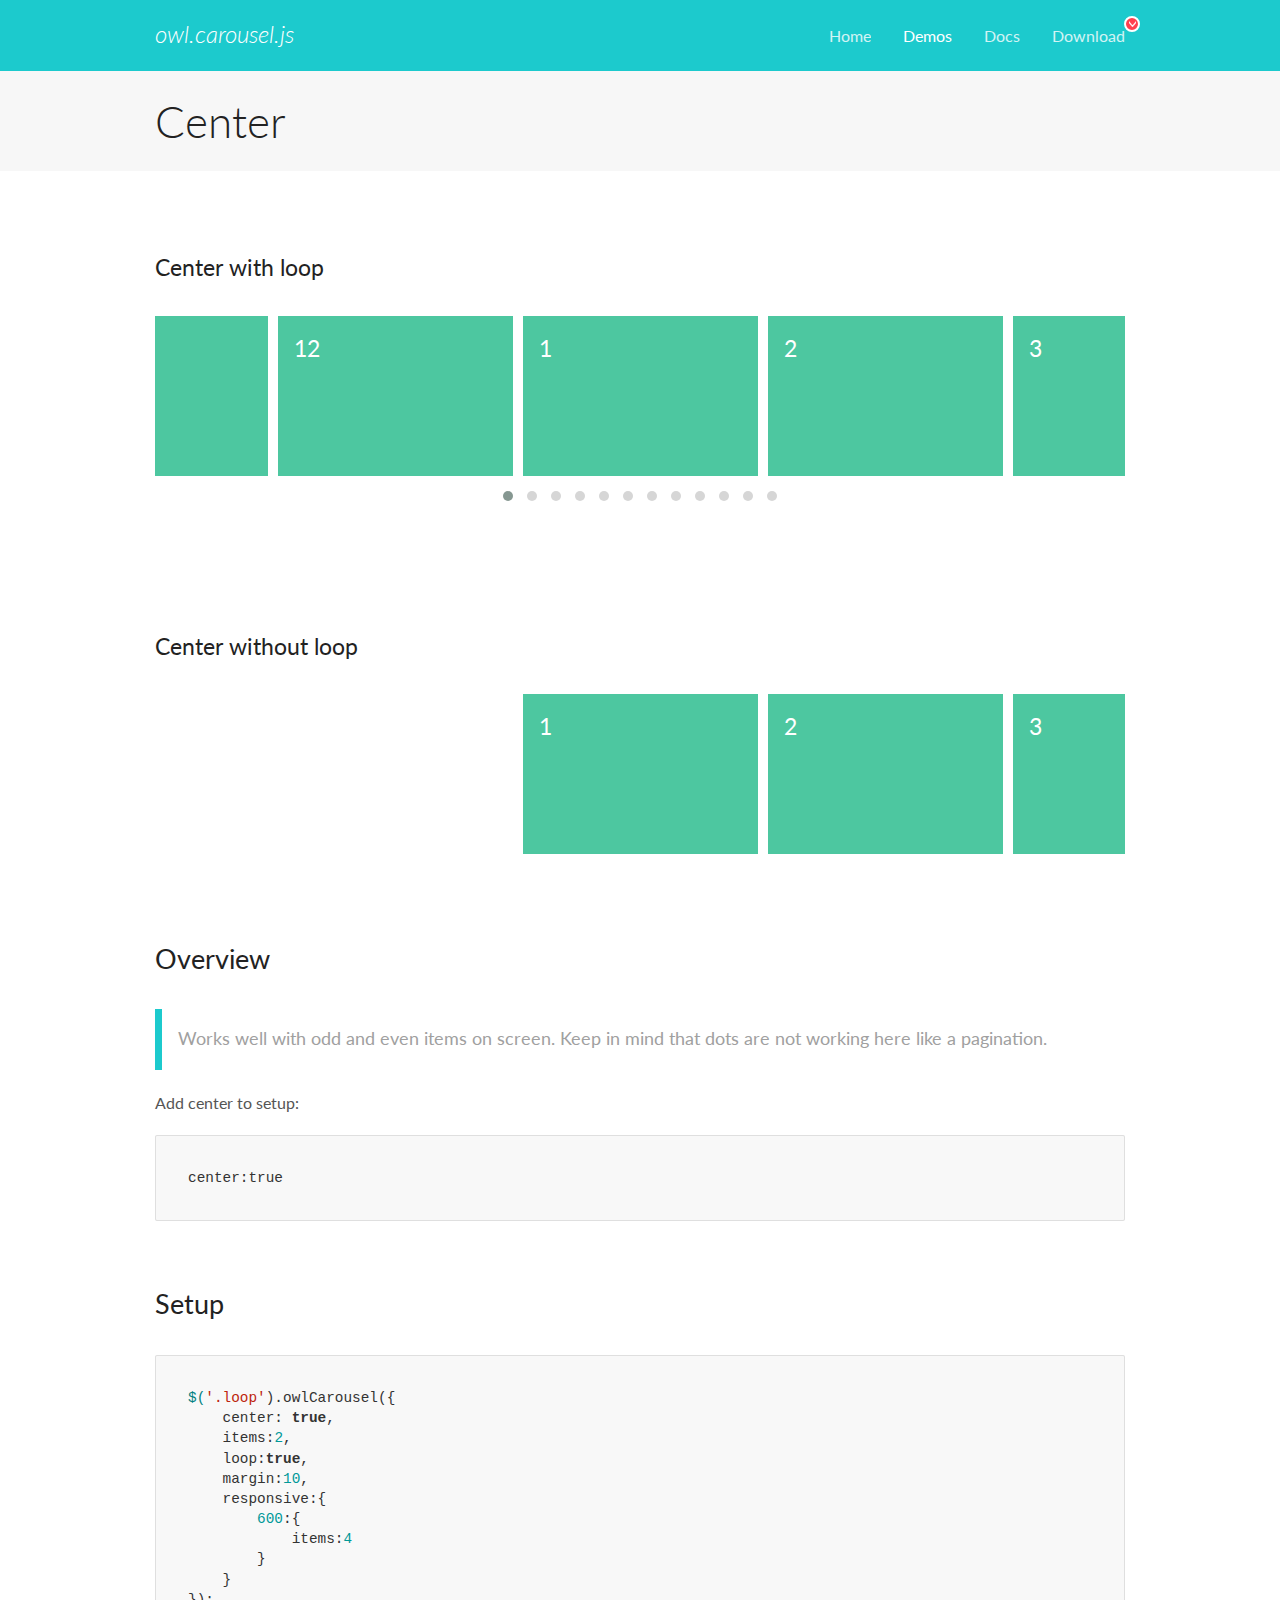
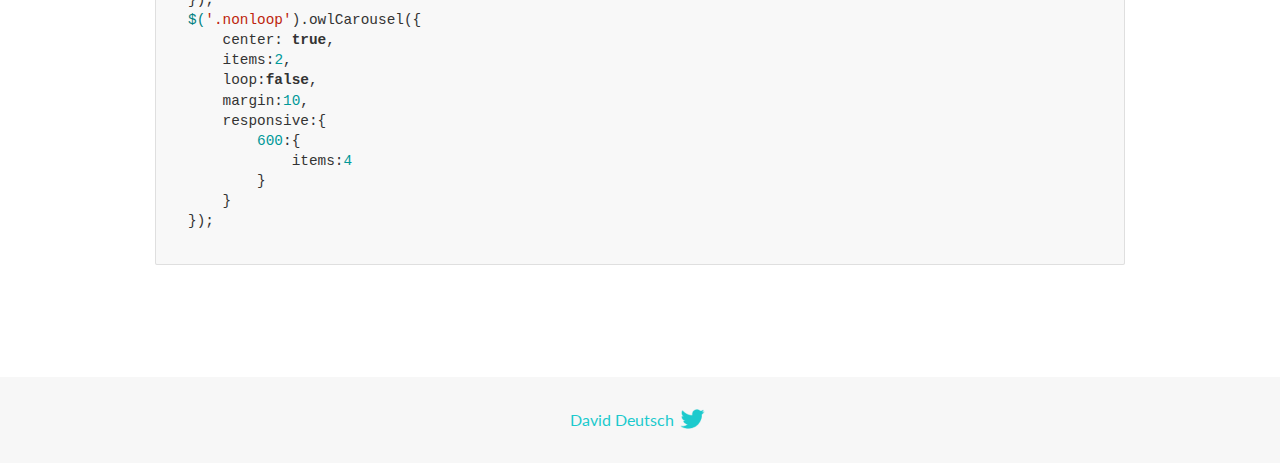
<file: assets/OwlCarousel2-2.3.4/docs/demos/center.html>
<!DOCTYPE html>
<html lang="en">
  <head>

    <!-- head -->
    <meta charset="utf-8">
    <meta name="msapplication-tap-highlight" content="no" />
    <meta name="viewport" content="width=device-width, initial-scale=1.0" />
    <meta name="description" content="Center carousel">
    <meta name="author" content="David Deutsch">
    <title>
      Center Demo | Owl Carousel | 2.3.4
    </title>

    <!-- Stylesheets -->
    <link href='https://fonts.googleapis.com/css?family=Lato:300,400,700,400italic,300italic' rel='stylesheet' type='text/css'>
    <link rel="stylesheet" href="../assets/css/docs.theme.min.css">

    <!-- Owl Stylesheets -->
    <link rel="stylesheet" href="../assets/owlcarousel/assets/owl.carousel.min.css">
    <link rel="stylesheet" href="../assets/owlcarousel/assets/owl.theme.default.min.css">

    <!-- HTML5 shim and Respond.js IE8 support of HTML5 elements and media queries -->

    <!--[if lt IE 9]>
      <script src="https://oss.maxcdn.com/libs/html5shiv/3.7.0/html5shiv.js"></script>
      <script src="https://oss.maxcdn.com/libs/respond.js/1.3.0/respond.min.js"></script>
    <![endif]-->

    <!-- Favicons -->
    <link rel="apple-touch-icon-precomposed" sizes="144x144" href="../assets/ico/apple-touch-icon-144-precomposed.png">
    <link rel="shortcut icon" href="../assets/ico/favicon.png">
    <link rel="shortcut icon" href="favicon.ico">

    <!-- Yeah i know js should not be in header. Its required for demos.-->

    <!-- javascript -->
    <script src="../assets/vendors/jquery.min.js"></script>
    <script src="../assets/owlcarousel/owl.carousel.js"></script>
  </head>
  <body>

    <!-- header -->
    <header class="header">
      <div class="row">
        <div class="large-12 columns">
          <div class="brand left">
            <h3>
              <a href="/OwlCarousel2/">owl.carousel.js</a> 
            </h3>
          </div>
          <a id="toggle-nav" class="right">
            <span></span> <span></span> <span></span> 
          </a> 
          <div class="nav-bar">
            <ul class="clearfix">
              <li> <a href="/OwlCarousel2/index.html">Home</a>  </li>
              <li class="active">
                <a href="/OwlCarousel2/demos/demos.html">Demos</a> 
              </li>
              <li> <a href="/OwlCarousel2/docs/started-welcome.html">Docs</a>  </li>
              <li>
                <a href="https://github.com/OwlCarousel2/OwlCarousel2/archive/2.3.4.zip">Download</a> 
                <span class="download"></span> 
              </li>
            </ul>
          </div>
        </div>
      </div>
    </header>

    <!-- title -->
    <section class="title">
      <div class="row">
        <div class="large-12 columns">
          <h1>Center</h1>
        </div>
      </div>
    </section>

    <!--  Demos -->
    <section id="demos">
      <div class="row">
        <div class="large-12 columns">
          <h4 id="center-with-loop">Center with loop</h4>
          <div class="loop owl-carousel owl-theme">
            <div class="item">
              <h4>1</h4>
            </div>
            <div class="item">
              <h4>2</h4>
            </div>
            <div class="item">
              <h4>3</h4>
            </div>
            <div class="item">
              <h4>4</h4>
            </div>
            <div class="item">
              <h4>5</h4>
            </div>
            <div class="item">
              <h4>6</h4>
            </div>
            <div class="item">
              <h4>7</h4>
            </div>
            <div class="item">
              <h4>8</h4>
            </div>
            <div class="item">
              <h4>9</h4>
            </div>
            <div class="item">
              <h4>10</h4>
            </div>
            <div class="item">
              <h4>11</h4>
            </div>
            <div class="item">
              <h4>12</h4>
            </div>
          </div>
          <br>
          <h4 id="center-without-loop">Center without loop</h4>
          <div class="nonloop owl-carousel">
            <div class="item">
              <h4>1</h4>
            </div>
            <div class="item">
              <h4>2</h4>
            </div>
            <div class="item">
              <h4>3</h4>
            </div>
            <div class="item">
              <h4>4</h4>
            </div>
            <div class="item">
              <h4>5</h4>
            </div>
            <div class="item">
              <h4>6</h4>
            </div>
            <div class="item">
              <h4>7</h4>
            </div>
            <div class="item">
              <h4>8</h4>
            </div>
            <div class="item">
              <h4>9</h4>
            </div>
            <div class="item">
              <h4>10</h4>
            </div>
            <div class="item">
              <h4>11</h4>
            </div>
            <div class="item">
              <h4>12</h4>
            </div>
          </div>
          <h3 id="overview">Overview</h3>
          <blockquote>
            <p>Works well with odd and even items on screen. Keep in mind that dots are not working here like a pagination.</p>
          </blockquote>
          <p>Add center to setup:</p>
          <pre><code>center:true</code></pre>
          <h3 id="setup">Setup</h3>
          <pre><code>$(&#39;.loop&#39;).owlCarousel({
    center: true,
    items:2,
    loop:true,
    margin:10,
    responsive:{
        600:{
            items:4
        }
    }
});
$(&#39;.nonloop&#39;).owlCarousel({
    center: true,
    items:2,
    loop:false,
    margin:10,
    responsive:{
        600:{
            items:4
        }
    }
});</code></pre>
          <script>
            jQuery(document).ready(function($) {
              $('.loop').owlCarousel({
                center: true,
                items: 2,
                loop: true,
                margin: 10,
                responsive: {
                  600: {
                    items: 4
                  }
                }
              });
              $('.nonloop').owlCarousel({
                center: true,
                items: 2,
                loop: false,
                margin: 10,
                responsive: {
                  600: {
                    items: 4
                  }
                }
              });
            });
          </script>
        </div>
      </div>
    </section>

    <!-- footer -->
    <footer class="footer">
      <div class="row">
        <div class="large-12 columns">
          <h5>
            <a href="/OwlCarousel2/docs/support-contact.html">David Deutsch</a> 
            <a id="custom-tweet-button" href="https://twitter.com/share?url=https://github.com/OwlCarousel2/OwlCarousel2&text=Owl Carousel - This is so awesome! " target="_blank"></a> 
          </h5>
        </div>
      </div>
    </footer>

    <!-- vendors -->
    <script src="../assets/vendors/highlight.js"></script>
    <script src="../assets/js/app.js"></script>
  </body>
</html>
</file>
<file: assets/css/main.css>
:root {
--bg-color:#f5f5f5;
--text-color:#6c757d;
--accent-color:#ffd333;
--contrast-color:#3d464d;
--gray-color:#ccc;
--red-color:#ee6e73;
--light-gray-color:#eee;
}

html, body {
    height: 100%;
}


body{
   min-width: 320px;
   font-family: 'Roboto', sans-serif;
   background-color: var(--bg-color);
   color: var(--text-color);
}

a {
    color: var(--text-color);
    text-decoration: underline;
}

a:hover {
    text-decoration: none;
}

img {
    max-width: 100%;
    height: auto;
}

.btn, .dropdown-menu, .form-control {
    border-radius: 0;
    
}
.form-control:focus {
    color: var(--text-color);
    border-color: var(--accent-color);
    box-shadow: none;
}
.form-control::placeholder {
    color: var(--gray-color);
    border-color: var(--contrast-color);
}

.btn-warning {
    background-color: var(--accent-color);
}

.bg-warning {
    background-color: var(--accent-color) !important;
}

.btn-outline-warning {
border-color: var(--accent-color);
}

.btn-outline-warning:hover {
    background-color: var(--accent-color);
    color: var(--contrast-color);
}

/*===========General rules=============*/

.wrapper {
    min-height: 100%;
    display: flex;
    flex-direction: column;
}

main.main {
    flex: 1 1 auto;
}

section {
padding: 50px 0;
}

.section-title {
position: relative;
text-transform: uppercase;
color: var(--contrast-color);
font-weight: 700;
}

.section-title span {
    background-color: var(--bg-color);
    padding-right: 1rem;
    position: relative;
    z-index: 1;
}
.section-title::after {
    position: absolute;
    content: '';
    width: 100%;
    top: 50%;
    left: 0;
    border-top: 1px dashed var(--text-color);
    

}

/*===========Header rules=============*/
.header-top-phone a {
    text-decoration: none;
}

.header-top-phone a:hover {
    text-decoration: underline;
}


ul.social-icons {
    list-style: none;
    margin-bottom: 0;
    padding: 0;
    
}
ul.social-icons li {
    margin-right: 10px;
    
}

ul.social-icons a {
    background-color: var(--accent-color);
    color: var(--contrast-color);
    width: 30px;
    height: 30px;
    float: left;
    border-radius: 50%;
    text-align: center;
    line-height: 32px;
    transition: .3s ease;
    
}
ul.social-icons a:hover {
    background-color: var(--contrast-color);
    color: var(--accent-color);
}

.dropdown .btn {
    background-color: white;
}

.header-logo {
    text-decoration: none;
    text-transform: uppercase;
    color: var(--accent-color);
    transition: .3s linear;
}

.header-logo:hover {
    color: var(--contrast-color);
}

.cart-buttons .btn {
    color: var(--contrast-color);
    transition: .3s ease;
}
.cart-buttons .btn:hover {
    border: 1px solid var(--contrast-color);
}

.offcanvasCart-table .product-img-td {
width: 70px;
text-align: center;
}

.offcanvasCart-table a {
    display: block;
    text-decoration: none;
}
.offcanvasCart-table a:hover {
    text-decoration: underline;
}

.header-bottom {
    border-top: 3px solid var(--accent-color);
    box-shadow: 0 10px 10px rgba(0, 0, 0, .3);
}

.header-bottom .navbar, .header-bottom .navbar .dropdown-menu-end {
background-color: var(--contrast-color) !important;
}

.header-bottom .nav-item:first-child .nav-link {
    padding-left: 0;
}

.header-bottom .navbar .nav-link {
    color: #fff;
    transition: all .3s;
    letter-spacing: .1rem;
}

.header-bottom .navbar .nav-link:hover {
    color: var(--accent-color);
}

.header-bottom .navbar .nav-link.active {
    color: var(--accent-color);
}

.header-bottom .navbar .dropdown-menu {
    margin-top: 7px;
}

.headernav-scroll.header-bottom .navbar .offcanvas:not(.show) .nav-link {
    padding-top: 0.3rem;
    padding-bottom: 0.3rem;
}

@media (min-width:992px) {
    .header-bottom .navbar .dropdown-menu-end {
        margin-left: 0;
        border: 0;
    }

    .header-bottom .navbar .nav-link {
        padding: 1rem;
    }
}

@media (max-width:992px) {
    .header-bottom .navbar .dropdown-menu {
        padding-left: 1rem;
    }
}

/* ==================Main=================*/

/* ==================Carousel=================*/

.carousel-caption {
    text-shadow: 0 0 2px rgba(0, 0, 0, .9);
}

.carousel-caption p {
    font-size: 1.5rem;
}
@media (max-width:568px) {
    .carousel-caption p {
        font-size: 1rem;
    } 
}

/* ==================Advantages=================*/

.advantages .items {
    margin-top: 50px;
}

.advantages .items .item {
    background-color: #fff;
    text-align: center;
    padding: 1rem;
    display: flex;
    flex-direction: column;
    height: 100%;
    transition: all .3s;
}

.advantages .items .item:hover {
    box-shadow: 0 15px 30px -20px rgba(0, 0, 0, .7);
}

.advantages i {
    font-size: 70px;
    color: var(--accent-color);
}

/* ==================Featured-products=================*/


/* ==================Product-card=================*/
.product-card {
    transition: all .3s;
    border: 1px solid var(--gray-color);
    background-color: #fff;
    position: relative;
}
.product-card:hover {
    box-shadow: 0 10px 20px -15px rgba(0, 0, 0, .75);
}

.product-card-offer {
    color: #fff;
    position: absolute;
    top: 5px;
    right: 5px;
    text-transform: uppercase;
}

.product-card-offer>div {
    border-radius: 50%;
    width: 40px;
    height: 40px;
    line-height: 40px;
    text-align: center;
    font-weight: 700;
    font-size: 14px;
    margin-bottom: 5px;
}

.offer-hit {
background-color: var(--red-color);
}

.offer-new {
    background-color: var(--accent-color);
}

.product-thumb {
    text-align: center;
}

.product-thumb img {
    max-height: 250px;
}

.product-details {
    padding: 10px 20px;
}

.product-details h4 {
    font-size: 1.2rem;
}

.product-details h4 a {
    height: 45px;
    overflow: hidden;
    display: -webkit-box;
    -webkit-line-clamp: 2;
    -webkit-box-orient: vertical;
    text-decoration: none;
    transition: all .3s;
}

.product-details h4 a:hover {
    color: var(--accent-color);
}

.product-excerpt {
    display: -webkit-box;
    -webkit-line-clamp: 2;
    -webkit-box-orient: vertical;
    height: 45px;
    overflow: hidden;
}

.product-bottom-details {
    border-top: 1px solid var(--light-gray-color);
    padding-top: 1rem;
}

.product-price {
    font-size: 18px;
    color: var(--red-color);
    font-weight: 700;
}

.product-price small {
    color: var(--gray-color);
    font-weight: 400;
    font-size: 0.8rem;
    text-decoration: line-through;
}

.owl-carousel-full .owl-item img {
display: inline-block;
width: auto;
}

/* ==================About US=================*/
.about-us-text {
    background-color: #fff;
    padding: 20px;
}

/* ==================Footer=================*/

footer {
    background-color: var(--contrast-color);
    padding: 50px 0;
    color: #fff;
}

footer h4 {
    color: var(--accent-color);
}

footer a {
    color: #fff;
    transition: all .3s;
    text-decoration: none;
}

footer a:hover {
    color: var(--accent-color);
}

.footer-icons {
    display: flex;
    gap: 20px;
    padding: 0;
    font-size: 20px;
}

#top {
    position: fixed;
    bottom: 20px;
    right: 20px;
    background-color: var(--accent-color);
    color: var(--contrast-color);
    width: 70px;
    height: 70px;
    font-size: 25px;
    border-radius: 50%;
    border: 0;
    opacity: 0.5;
    z-index: 10;
    display: none;
}
#top:hover {
    opacity: 1;
}


/* ==================Category Page=================*/

.breadcrumbs {
    margin: 30px 0;
    padding: 1rem;
    background-color: #fff;

}

.breadcrumbs ul {
    display: flex;
    margin: 0;
    padding: 0;
}

.breadcrumbs a {
    text-decoration: none;
    color: var(--contrast-color);
    transition: all .3s;
    margin-right: 0.5rem;
}

.breadcrumbs a:hover {
    color: var(--accent-color);
}

.breadcrumbs a::after {
    content: "/";
    padding-left: 0.5rem;
    color: var(--contrast-color);
}

.sidebar {
    background-color: #fff;
    padding: 0.5rem 1rem;
    margin-bottom: 1rem;
}

.filter-block:not(:last-child) {
margin-bottom: 2rem;
}

.filter-block .form-check {
    margin-bottom: 0.5rem;
}

.form-check-input[type="checkbox"] {
    border-radius: 0;
    border-color: var(--gray-color);
}

.form-check-input:checked {
    background-color: var(--accent-color);
    border-color: var(--accent-color);
}

.form-check-input:focus {
    box-shadow: none;
    border-color: var(--gray-color);
}

.filter-block .badge {
    color: var(--text-color);
}

.page-link {
    color: var(--contrast-color);
}
.page-link:hover {
    color: #fff;
    background-color: var(--accent-color);
    border-color: var(--accent-color);
}

.active > .page-link, .page-link.active {
    color: #fff;
    background-color: var(--accent-color);
    border-color: var(--accent-color);
}

.sidebar .collapse-filters-btn {
    color: var(--contrast-color);
}

@media (min-width:768px) {
    .sidebar .collapse-filters {
        display: block;
    }
    .sidebar .collapse-filters-btn {
        display: none;
        color: var(--contrast-color);
    }
}

/*===========Product Page=============*/

.product-content .product-price {
    font-size: 25px;
}
.product-content .input-group {
    width: 250px;
}

.product-content .card i {
    color: var(--accent-color);
}

.product-content .card {
    padding-left: 20px;
}

.product-content .card ul li::before {
    content: "\f105";
    font-family: "Font Awesome 6 Free";
    font-weight: 900;
    margin-right: 10px;
}

.nav-tabs .nav-link {
    border-radius: 0;
    color: var(--contrast-color);
}

.tab-content {
    padding-top: 20px;
}


/*===========Register Page=============*/

label.required::before {
    content: "* ";
    color: #dc3545;
    font-weight: bold;
}

/*===========Cart Page=============*/

.cart-content table img {
max-width: 50px;
}

.cart-content table th {
    text-align: center;
}

.cart-content table td {
    padding: 1rem;
}

.cart-content-title {
    text-decoration: none;
    display: block;
}

.cart-qty {
    width: 70px;
}

.btn-coupon {
    color: var(--text-color);
    text-decoration: none;
}
.btn-coupon:hover {
    color: var(--contrast-color);
}

.cart-summary .btn {
    padding: 1rem;
}

textarea {
    resize: none;
}
</file>
